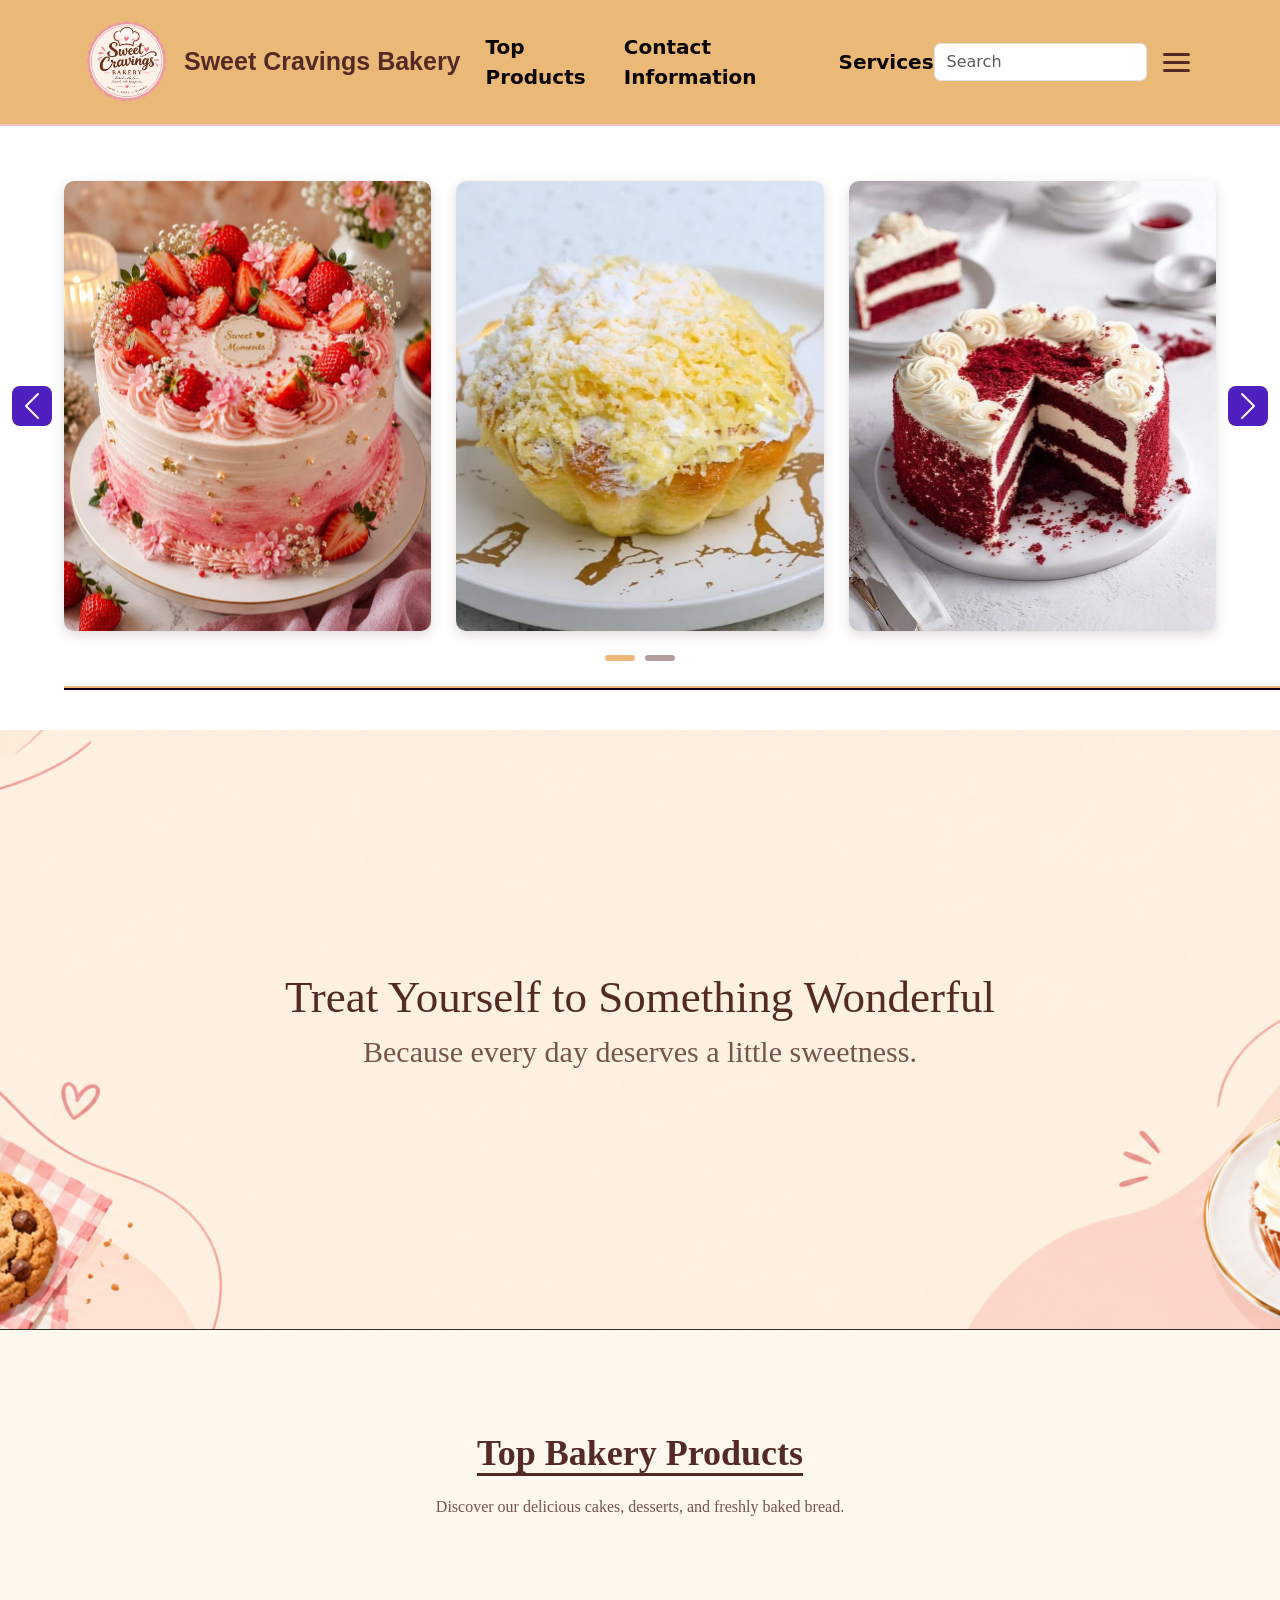
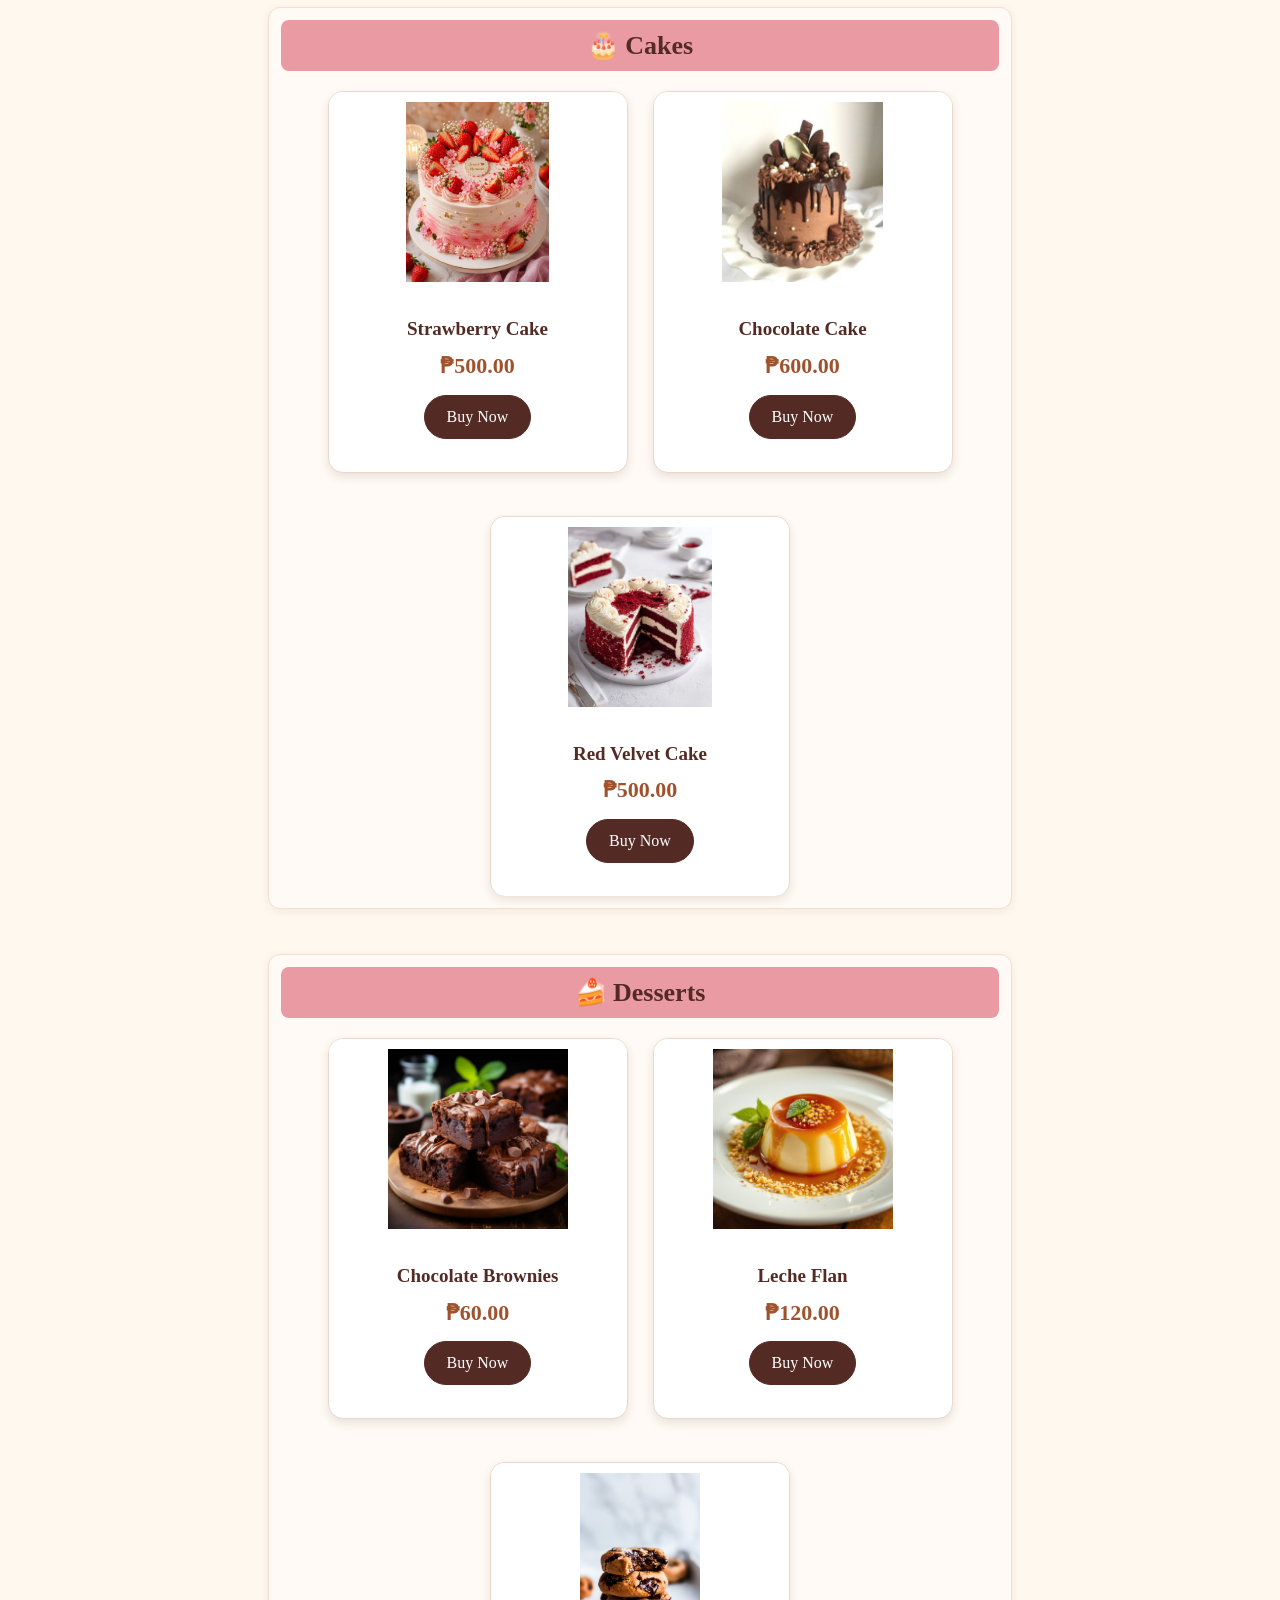
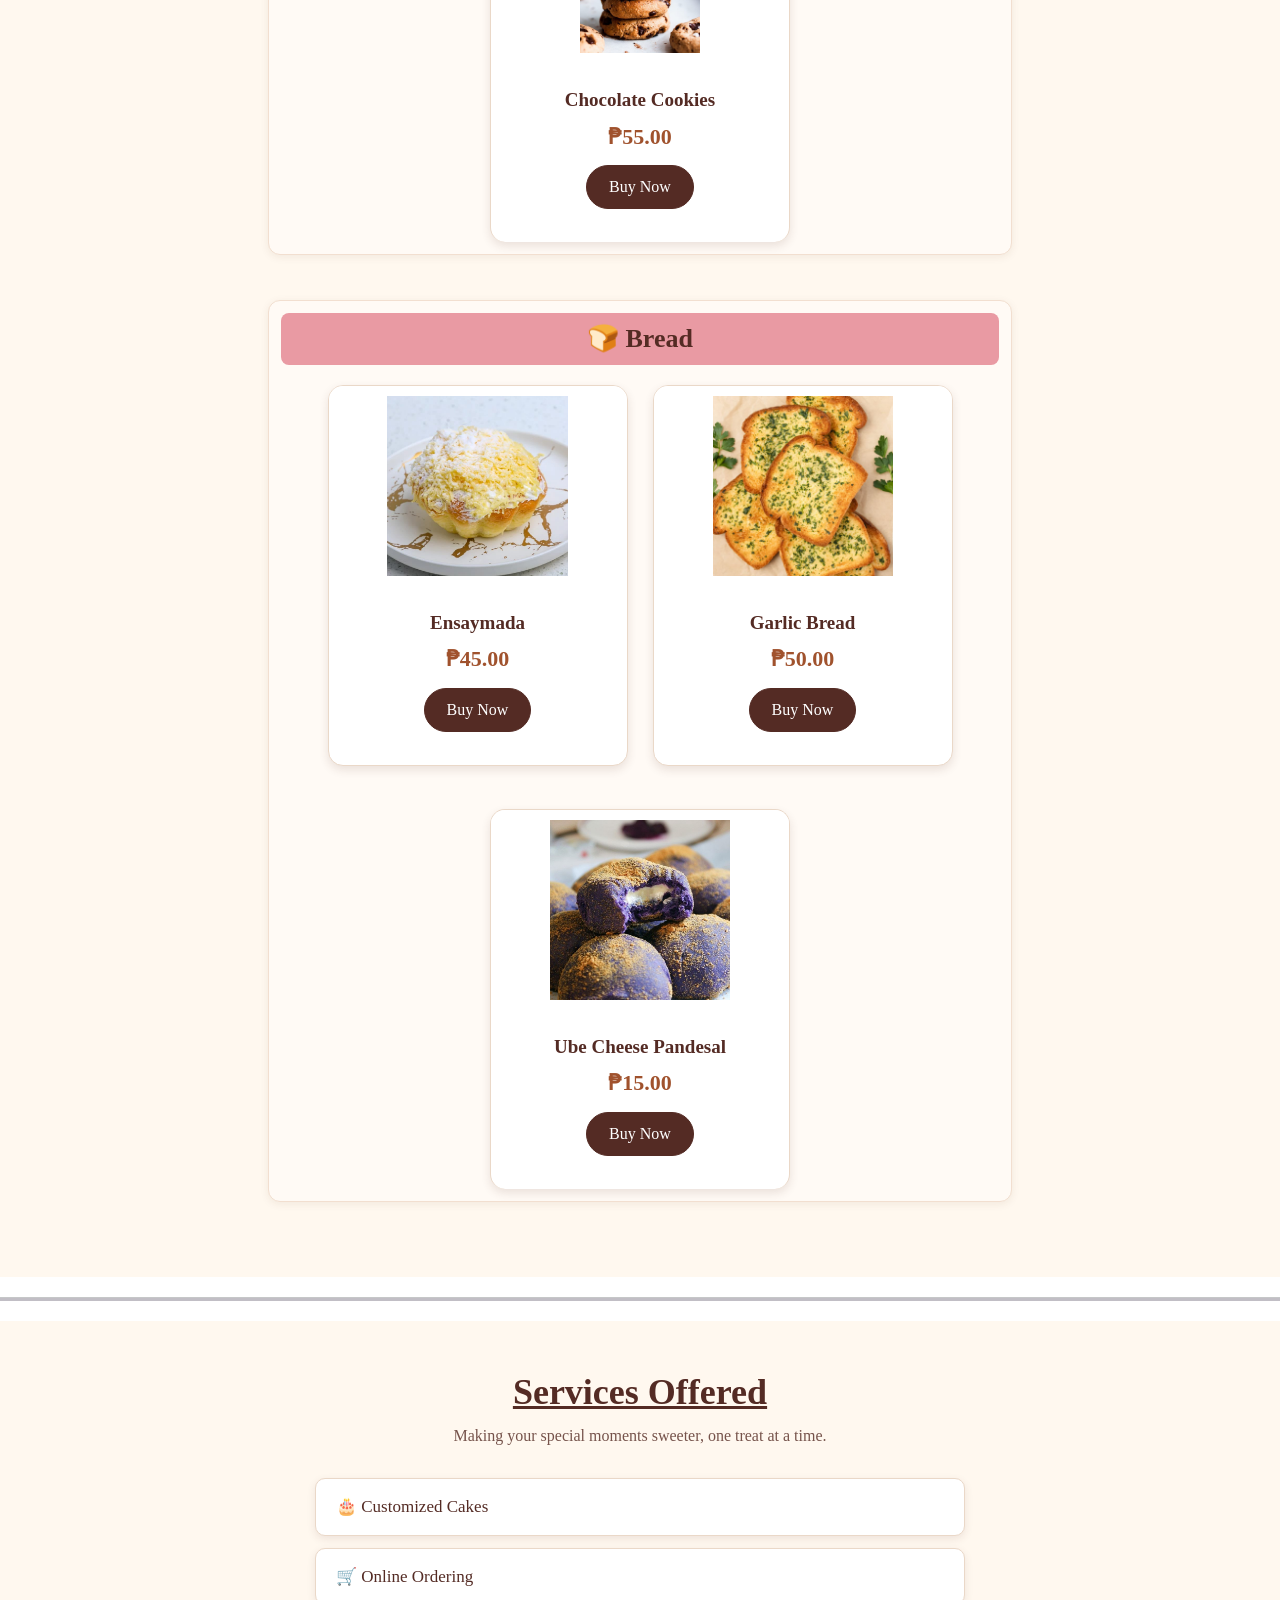
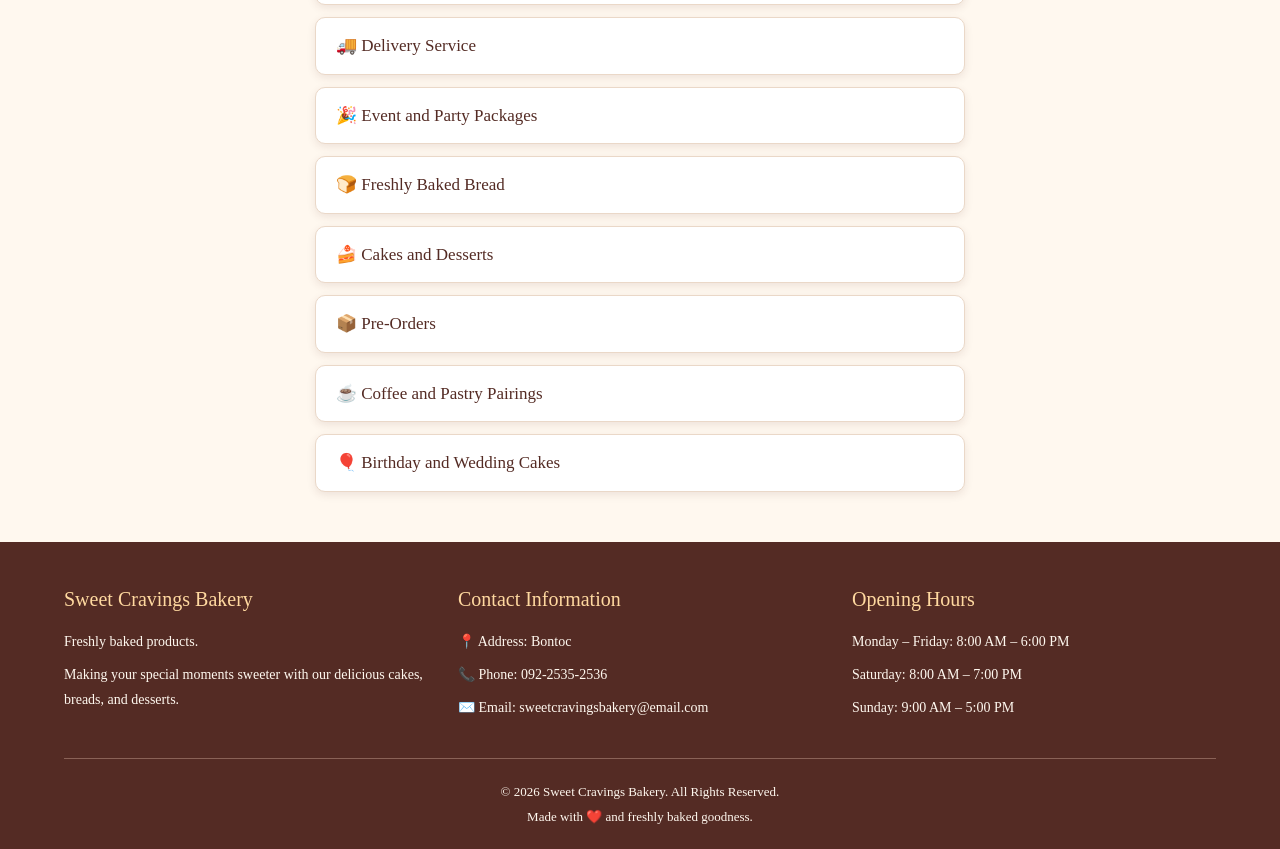
<file: index.html>
<!doctype html>
<html lang="en">
  <head>
    <meta charset="utf-8">
    <meta name="viewport" content="width=device-width, initial-scale=1">
    <title>Ecommerce Website</title>
    <link href="https://cdn.jsdelivr.net/npm/bootstrap@5.3.0-alpha3/dist/css/bootstrap.min.css" rel="stylesheet" integrity="sha384-KK94CHFLLe+nY2dmCWGMq91rCGa5gtU4mk92HdvYe+M/SXH301p5ILy+dN9+nJOZ" crossorigin="anonymous">
    <link rel="stylesheet" href="css/css.css">
  </head>
  <body>
    <main>

<!-- START OF NAVIGATION -->
<section id="home">
    <nav class="navbar navbar-expand-lg bakery-navbar">
        <div class="container">

            <a class="navbar-brand bakery-brand" href="index.html">
                <img src="images/Sweet Cravings Bakery LOGO.png"
                     alt="Sweet Cravings Bakery Logo">
                <span>Sweet Cravings Bakery</span>
            </a>

            <a href="#TopProducts">Top Products</a>
            <a href="#contactinfo">Contact Information</a>
            <a href="#services">Services</a>

            <form class="d-flex" role="search">
                <input class="form-control me-2" type="search"
                       placeholder="Search" aria-label="Search">
            </form>

            <!-- INSERT THE HAMBURGER MENU HERE -->
            <div class="extra-menu">
                <input type="checkbox" id="extra-menu-toggle">

                <label for="extra-menu-toggle" class="extra-menu-icon"
                       aria-label="Open additional pages menu">
                    <span></span>
                    <span></span>
                    <span></span>
                </label>

                <div class="extra-menu-links">
                    <a href="product.html">Our Offered Products</a>
                    <a href="contact.html">Contact Us</a>
                    
                </div>
            </div>

        </div>
    </nav>
</section>
<!-- END OF NAVIGATION -->

<!-- START OF CAROUSEL -->
<section class="bakery-carousel-section">

    <div id="cakeCarousel" class="carousel slide">

        <!-- Slide Indicators -->
        <div class="carousel-indicators">
            <button type="button"
                    data-bs-target="#cakeCarousel"
                    data-bs-slide-to="0"
                    class="active"
                    aria-current="true"
                    aria-label="Slide 1">
            </button>

            <button type="button"
                    data-bs-target="#cakeCarousel"
                    data-bs-slide-to="1"
                    aria-label="Slide 2">
            </button>
        </div>

        <!-- Carousel Slides -->
        <div class="carousel-inner">

            <div class="carousel-item active">
                <div class="cake-gallery">

                    <img src="images/strawberry  cake.jpg"
                         alt="Strawberry Cake">

                    <img src="images/Ensaymada.jpg"
                         alt="Ensaymada">

                    <img src="images/Red Velvet  Cake.jpg"
                         alt="Red Velvet Cake">

                </div>
            </div>

            <div class="carousel-item">
                <div class="cake-gallery">

                    <img src="images/10.jpg"
                         alt="Cake 4">

                    <img src="images/11.jpg"
                         alt="Cake 5">

                    <img src="images/12.jpg"
                         alt="Cake 6">
                </div>
            </div>
        </div>

        <button class="carousel-control-prev"
                type="button"
                data-bs-target="#cakeCarousel"
                data-bs-slide="prev">

            <span class="carousel-control-prev-icon"
                  aria-hidden="true"></span>

            <span class="visually-hidden">Previous</span>
        </button>

        <button class="carousel-control-next"
                type="button"
                data-bs-target="#cakeCarousel"
                data-bs-slide="next">

            <span class="carousel-control-next-icon"
                  aria-hidden="true"></span>

            <span class="visually-hidden">Next</span>
        </button>

    </div>

    <hr>

</section>
<!-- END OF CAROUSEL -->

        <!-- BACKGROUND images -->
        <section class="background">
            <div class="hero-content">

                <div class="bakery-message">
                    <h1>Treat Yourself to Something Wonderful</h1>
                    <p>Because every day deserves a little sweetness.</p>
                </div>
           
            </div>
        </section>


<!-- START OF TOP BAKERY -->
        <section class="product" id="TopProducts">
        <div class="container py-5">
            <div class="row justify-content-center py-4">
                <div class="col-lg-5 text-center">
                    <h1>Top Bakery Products</h1>
                    <p>Discover our delicious cakes, desserts, and freshly baked bread.</p>
                </div>
            </div>
        </div>

            <div class="product-column">
                <h3 class="category-title">🎂 Cakes</h3>

                <div class="card-container">
                    <div class="card">
                        <img src="images/strawberry  cake.jpg" alt="Strawberry Cake">
                        <div class="card-body">
                            <h5 class="card-title">Strawberry Cake</h5>
                            <h3>₱500.00</h3>
                            <a href="#" class="btn btn-primary">Buy Now</a>
                        </div>
                    </div>

                    <div class="card">
                        <img src="images/chocolate cake.jpg" alt="Chocolate Cake">
                        <div class="card-body">
                            <h5 class="card-title">Chocolate Cake</h5>
                            <h3>₱600.00</h3>
                            <a href="#" class="btn btn-primary">Buy Now</a>
                        </div>
                    </div>

                    <div class="card">
                        <img src="images/Red Velvet  Cake.jpg" alt="Red Velvet Cake">
                        <div class="card-body">
                            <h5 class="card-title">Red Velvet Cake</h5>
                            <h3>₱500.00</h3>
                            <a href="#" class="btn btn-primary">Buy Now</a>
                        </div>
                    </div>
                </div>
            </div>

            <div class="product-column">
                <h3 class="category-title">🍰 Desserts</h3>

                <div class="card-container">
                    <div class="card">
                        <img src="images/Chocolate brownies.jpg" alt="Chocolate Brownies">
                        <div class="card-body">
                            <h5 class="card-title">Chocolate Brownies</h5>
                            <h3>₱60.00</h3>
                            <a href="#" class="btn btn-primary">Buy Now</a>
                        </div>
                    </div>

                    <div class="card">
                        <img src="images/leche flan.jpg" alt="Leche Flan">
                        <div class="card-body">
                            <h5 class="card-title">Leche Flan</h5>
                            <h3>₱120.00</h3>
                            <a href="#" class="btn btn-primary">Buy Now</a>
                        </div>
                    </div>

                    <div class="card">
                        <img src="images/Chocolate Chip Cookies.jpg" alt="Chocolate Chip Cookies">
                        <div class="card-body">
                            <h5 class="card-title">Chocolate Cookies</h5>
                            <h3>₱55.00</h3>
                            <a href="#" class="btn btn-primary">Buy Now</a>
                        </div>
                    </div>
                </div>
            </div>

            <div class="product-column">
                <h3 class="category-title">🍞 Bread</h3>

                <div class="card-container">
                    <div class="card">
                        <img src="images/Ensaymada.jpg" alt="Ensaymada">
                        <div class="card-body">
                            <h5 class="card-title">Ensaymada</h5>
                            <h3>₱45.00</h3>
                            <a href="#" class="btn btn-primary">Buy Now</a>
                        </div>
                    </div>

                    <div class="card">
                        <img src="images/Garlic Bread.jpg" alt="Garlic Bread">
                        <div class="card-body">
                            <h5 class="card-title">Garlic Bread</h5>
                            <h3>₱50.00</h3>
                            <a href="#" class="btn btn-primary">Buy Now</a>
                        </div>
                    </div>

                    <div class="card">
                        <img src="images/ube cheese pandesal.jpg" alt="Ube Cheese Pandesal">
                        <div class="card-body">
                            <h5 class="card-title">Ube Cheese Pandesal</h5>
                            <h3>₱15.00</h3>
                            <a href="#" class="btn btn-primary">Buy Now</a>
                        </div>
                    </div>
                </div>
            </div>
        </section>
<!-- END OF TOP BAKERY -->
                <hr>
        
<!-- START OF SERVICES -->
        <section class="services" id="services">
            <h1>Services Offered</h1>
            <p class="services-subtitle">
                Making your special moments sweeter, one treat at a time.
            </p>

            <ul class="services-list">
                <li>🎂 Customized Cakes</li>
                <li>🛒 Online Ordering</li>
                <li>🚚 Delivery Service</li>
                <li>🎉 Event and Party Packages</li>
                <li>🍞 Freshly Baked Bread</li>
                <li>🍰 Cakes and Desserts</li>
                <li>📦 Pre-Orders</li>
                <li>☕ Coffee and Pastry Pairings</li>
                <li>🎈 Birthday and Wedding Cakes</li>
            </ul>
        </section>
<!-- END OF SERVICES -->


<!-- START OF FOOTER -->
        <section id="contactinfo">
        <footer class="bakery-footer" id="contact">
            <div class="footer-container">

                <!-- ABOUT -->
                <div class="footer-column">
                    <h3>Sweet Cravings Bakery</h3>
                   
                    <p>Freshly baked products.</p>
                    <p>Making your special moments sweeter with our delicious cakes, breads, and desserts.</p>
                    
                </div>

                <!-- CONTACT INFORMATION -->
                <div class="footer-column">
                    <h3>Contact Information</h3>
                    <p>📍 Address: Bontoc</p>
                    <p>📞 Phone: 092-2535-2536</p>
                    <p>✉️ Email: sweetcravingsbakery@email.com</p>
                </div>

                <!-- OPENING HOURS -->
                <div class="footer-column">
                    <h3>Opening Hours</h3>
                    <p>Monday – Friday: 8:00 AM – 6:00 PM</p>
                    <p>Saturday: 8:00 AM – 7:00 PM</p>
                    <p>Sunday: 9:00 AM – 5:00 PM</p>
                </div>

            </div>

            <div class="footer-bottom">
                <p>
                    &copy; 2026 Sweet Cravings Bakery.
                    All Rights Reserved.
                </p>
                <p>Made with ❤️ and freshly baked goodness.</p>
            </div>
        </footer>
        </section>
<!-- END OF FOOTER -->


        </section>
    </main>
    
    <script src="https://cdn.jsdelivr.net/npm/bootstrap@5.3.0-alpha3/dist/js/bootstrap.bundle.min.js" integrity="sha384-ENjdO4Dr2bkBIFxQpeoTz1HIcje39Wm4jDKdf19U8gI4ddQ3GYNS7NTKfAdVQSZe" crossorigin="anonymous"></script>
  </body>
</html>
</file>
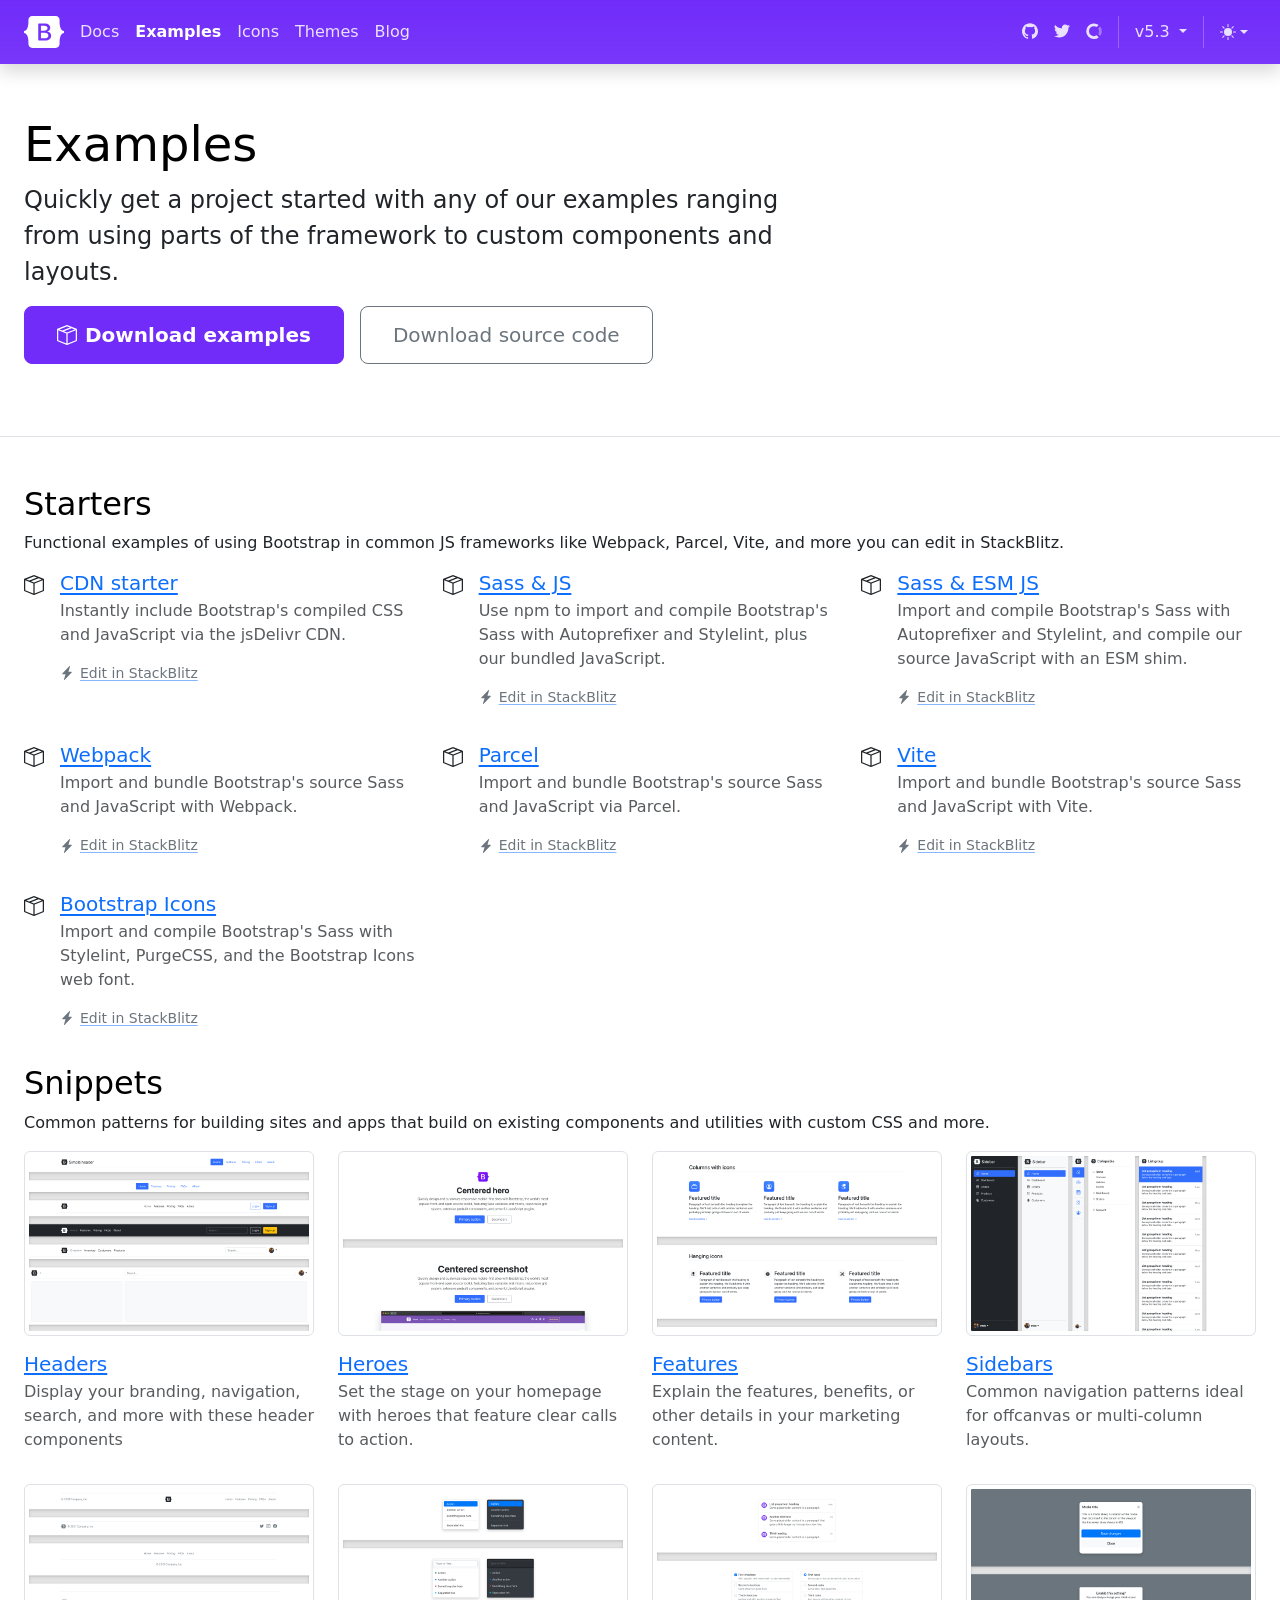
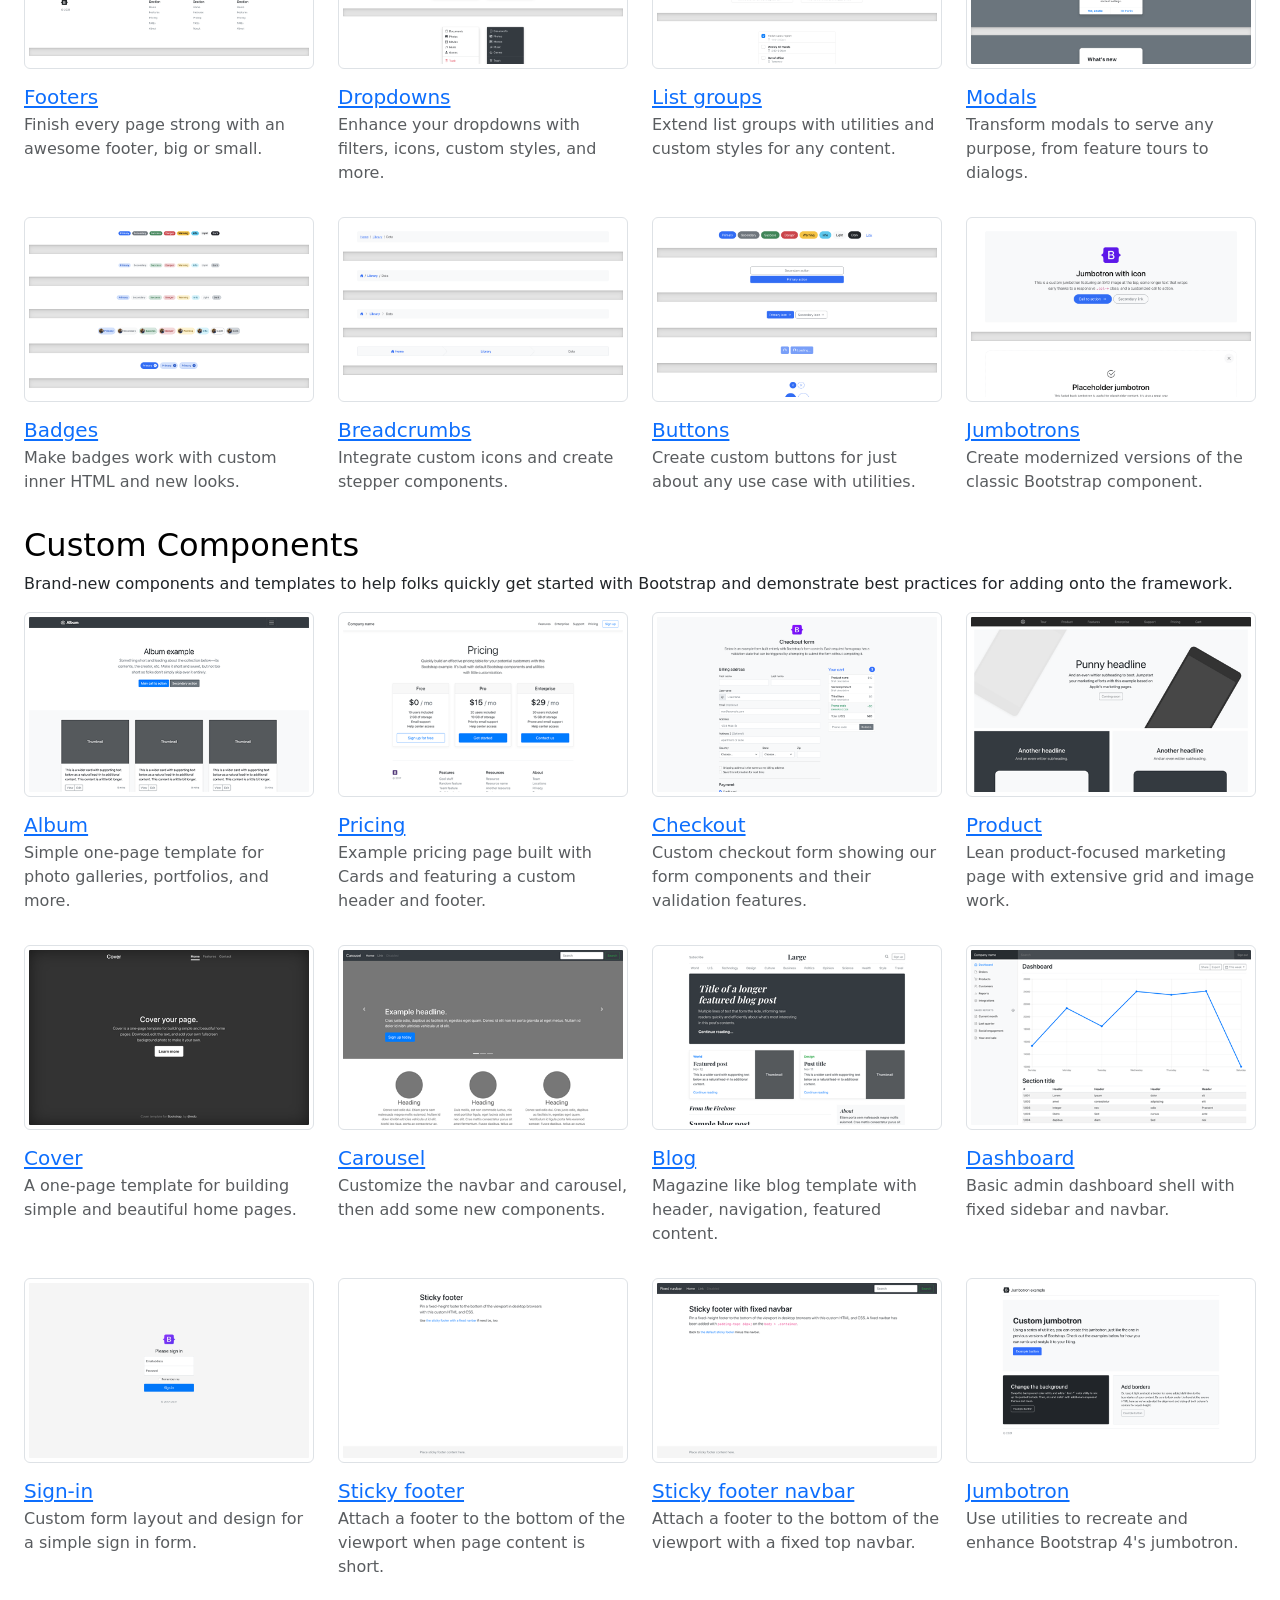
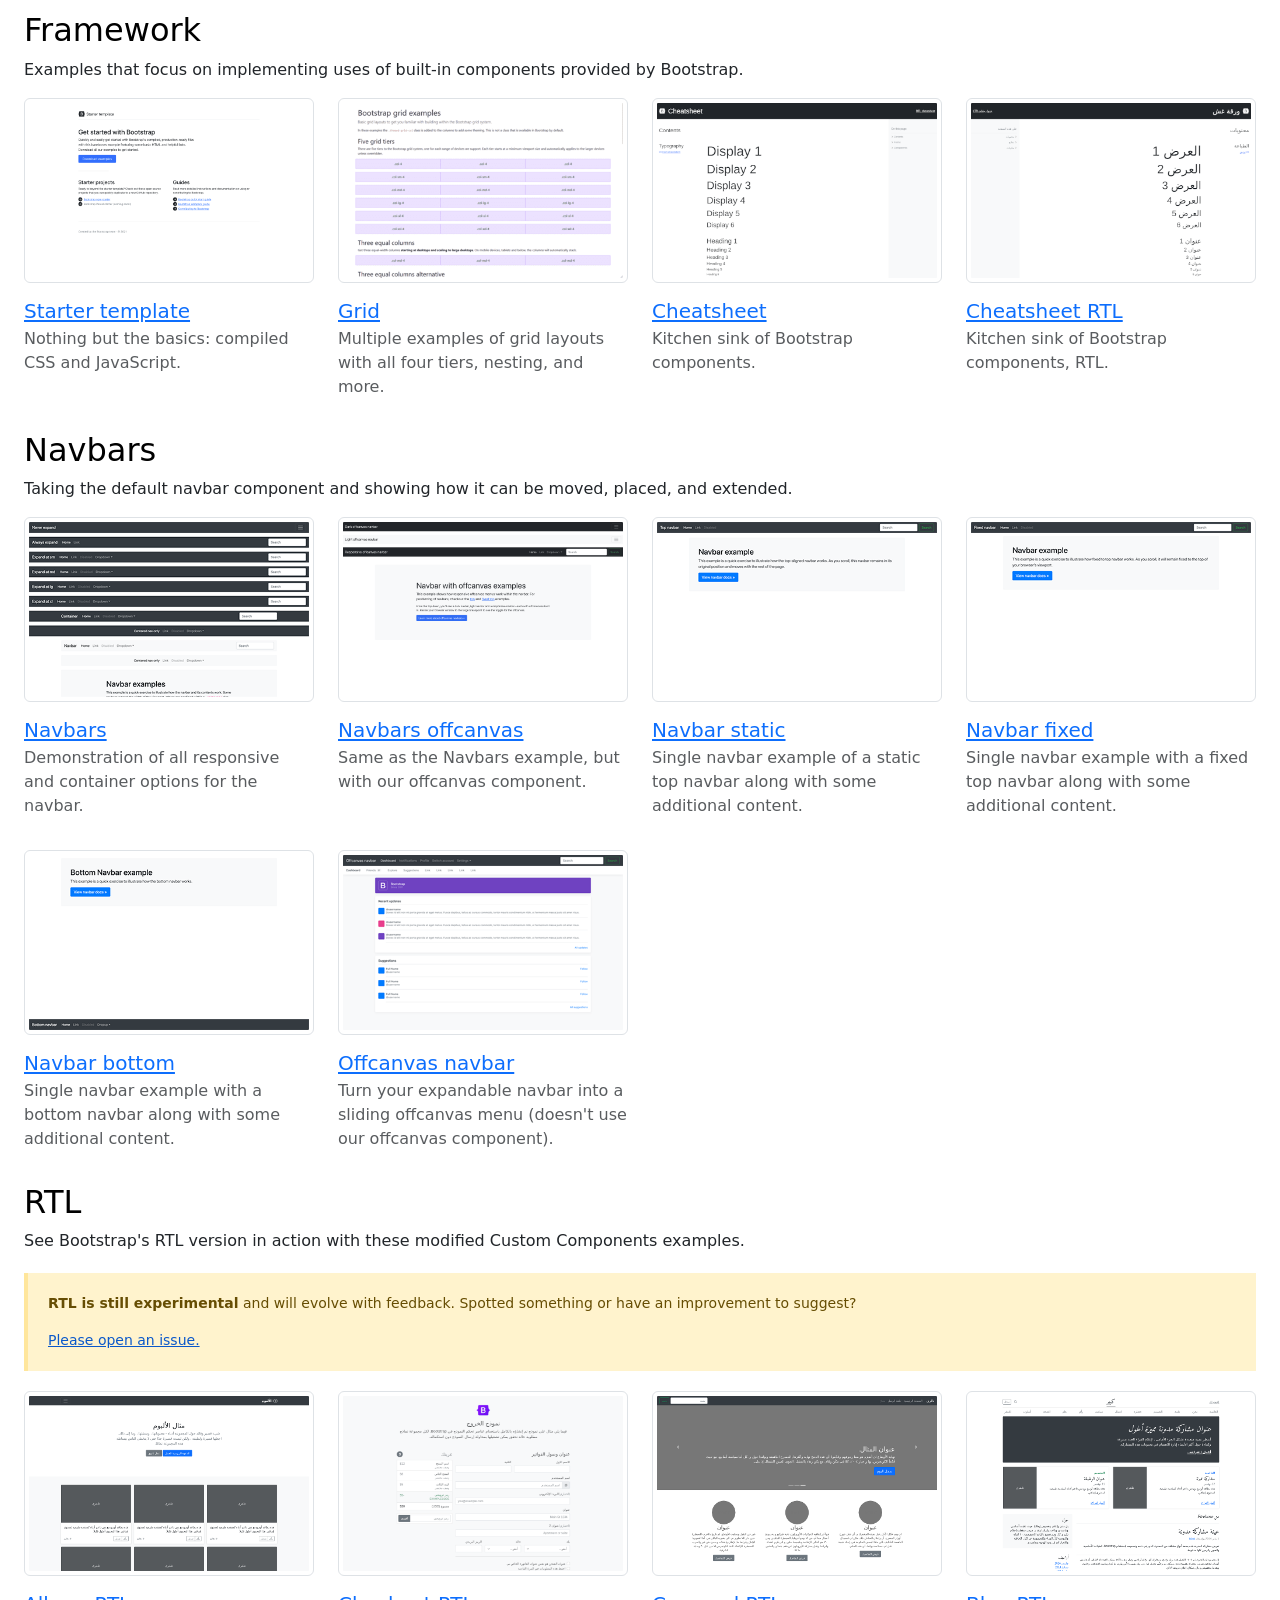
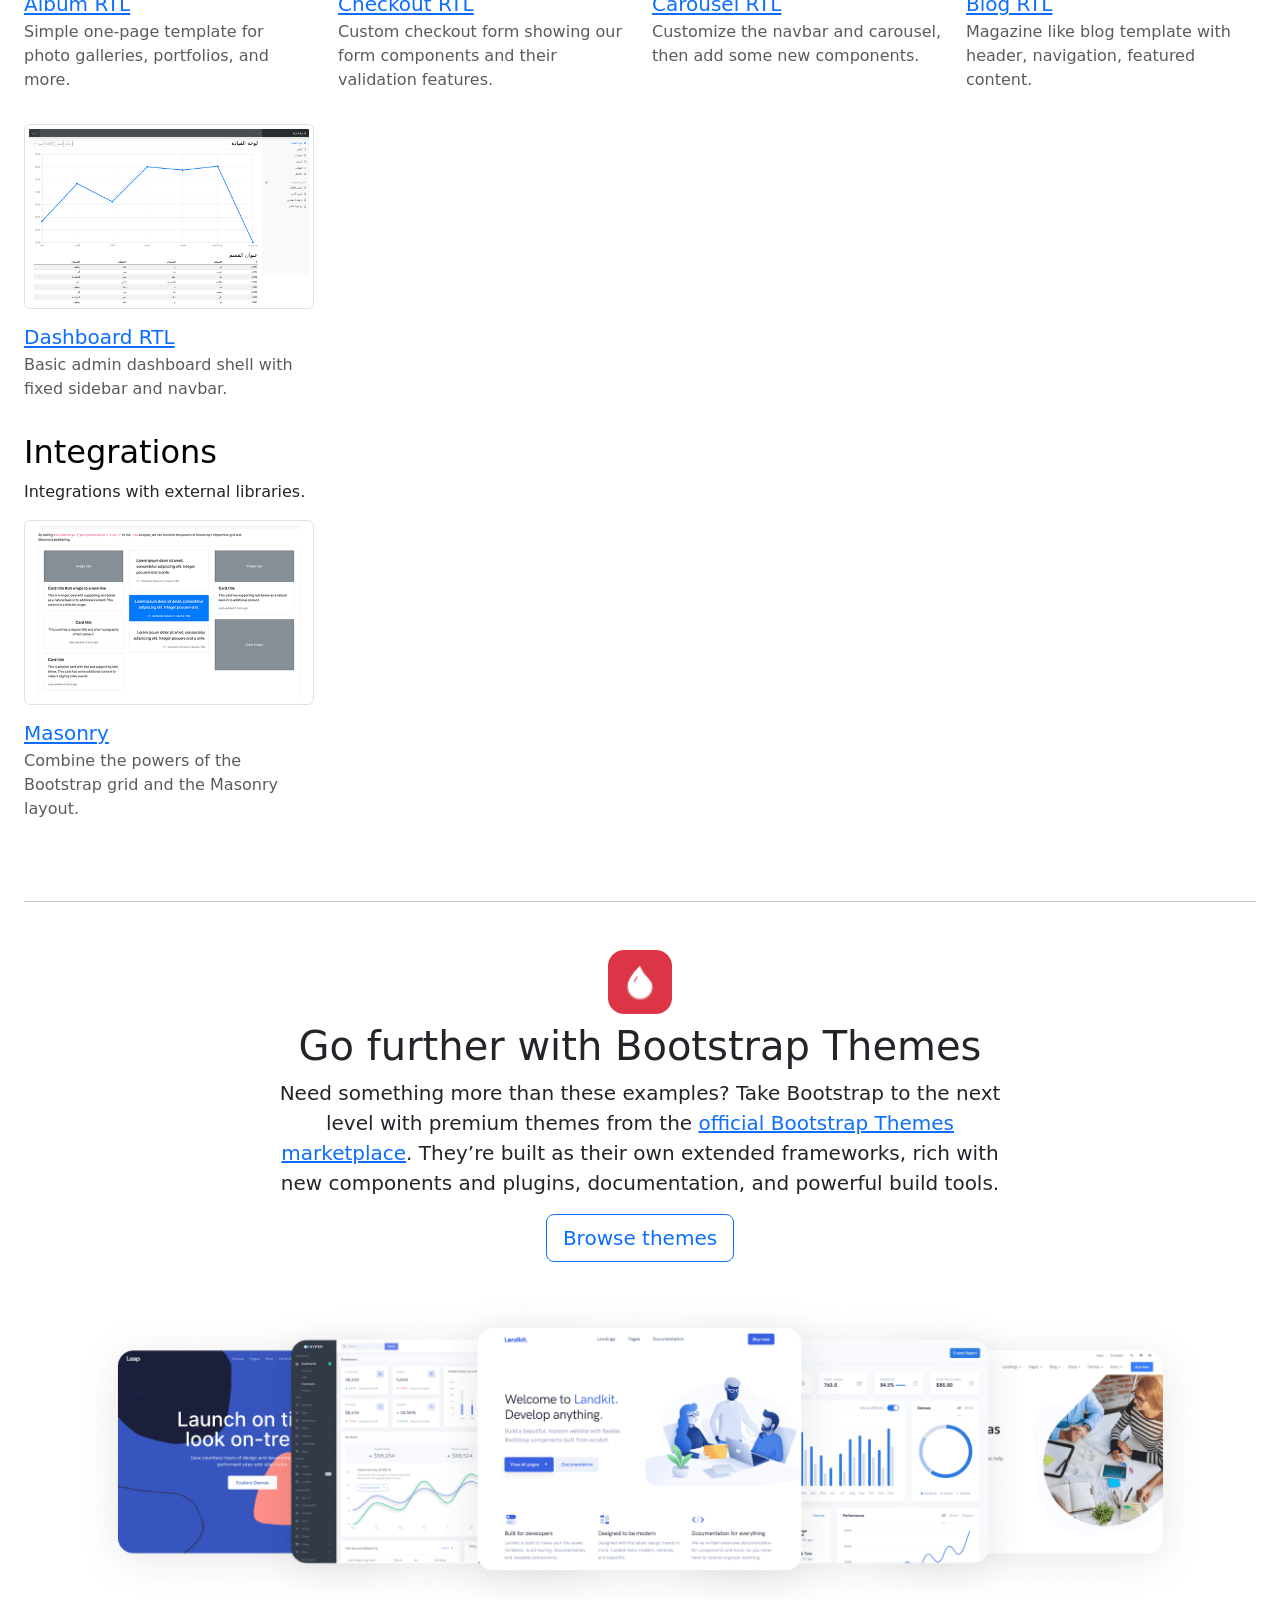
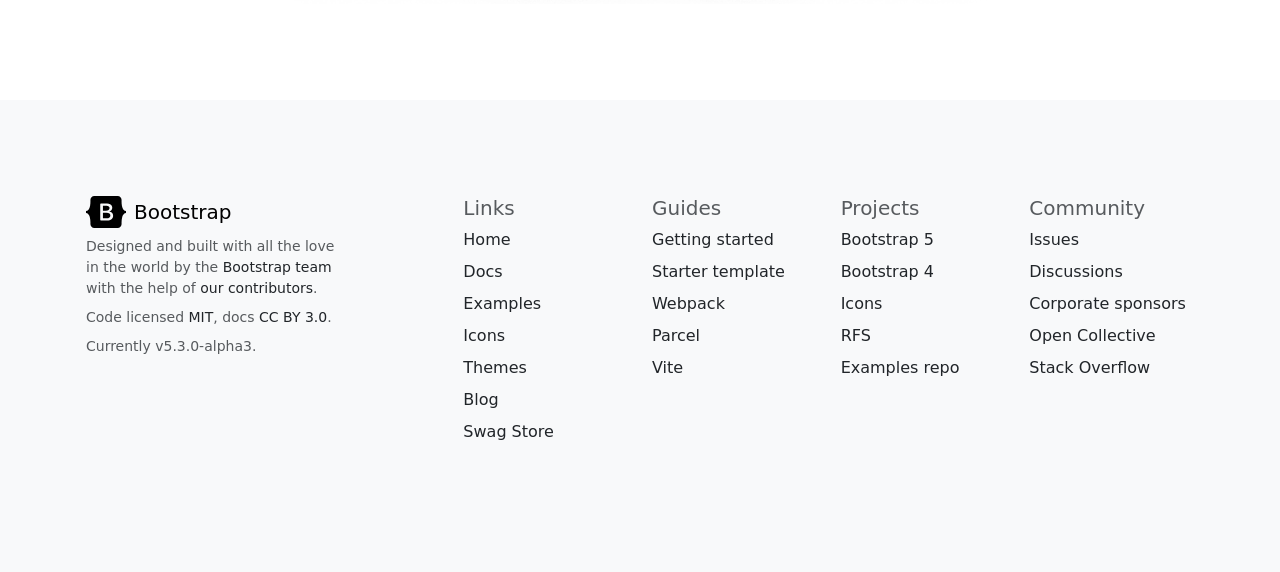
<file: bootstrap-offline-docs-5.3/examples/index.html>
<!DOCTYPE html>
<html lang="en" data-bs-theme="auto">
  <!-- Mirrored from getbootstrap.com/docs/5.3/examples/ by HTTrack Website Copier/3.x [XR&CO'2014], Mon, 15 May 2023 13:31:13 GMT -->
  <!-- Added by HTTrack --><meta
    http-equiv="content-type"
    content="text/html;charset=utf-8"
  /><!-- /Added by HTTrack -->
  <head>
    <meta charset="utf-8" />
    <meta name="viewport" content="width=device-width, initial-scale=1" />
    <meta
      name="description"
      content="Quickly get a project started with any of our examples ranging from using parts of the framework to custom components and layouts."
    />
    <meta
      name="author"
      content="Mark Otto, Jacob Thornton, and Bootstrap contributors"
    />
    <meta name="generator" content="Hugo 0.111.3" />

    <meta name="docsearch:language" content="en" />
    <meta name="docsearch:version" content="5.3" />

    <title>Examples · Bootstrap v5.3</title>

    <link rel="canonical" href="index.html" />

    <script src="../assets/js/color-modes.js"></script>

    <link href="../dist/css/bootstrap.min.css" rel="stylesheet" />
    <link href="../assets/css/docs.css" rel="stylesheet" />

    <!-- Favicons -->
    <link
      rel="apple-touch-icon"
      href="../assets/img/favicons/apple-touch-icon.png"
      sizes="180x180"
    />
    <link
      rel="icon"
      href="../assets/img/favicons/favicon-32x32.png"
      sizes="32x32"
      type="image/png"
    />
    <link
      rel="icon"
      href="../assets/img/favicons/favicon-16x16.png"
      sizes="16x16"
      type="image/png"
    />
    <link rel="manifest" href="../assets/img/favicons/manifest.json" />
    <link
      rel="mask-icon"
      href="../assets/img/favicons/safari-pinned-tab.svg"
      color="#712cf9"
    />
    <link rel="icon" href="../assets/img/favicons/favicon.ico" />
    <meta name="theme-color" content="#712cf9" />

    <meta name="twitter:card" content="summary_large_image" />
    <meta name="twitter:site" content="@getbootstrap" />
    <meta name="twitter:creator" content="@getbootstrap" />
    <meta name="twitter:title" content="Examples" />
    <meta
      name="twitter:description"
      content="Quickly get a project started with any of our examples ranging from using parts of the framework to custom components and layouts."
    />
    <meta
      name="twitter:image"
      content="https://getbootstrap.com/docs/5.3/assets/brand/bootstrap-social.png"
    />

    <meta
      property="og:url"
      content="https://getbootstrap.com/docs/5.3/examples/"
    />
    <meta property="og:title" content="Examples" />
    <meta
      property="og:description"
      content="Quickly get a project started with any of our examples ranging from using parts of the framework to custom components and layouts."
    />
    <meta property="og:type" content="website" />
    <meta
      property="og:image"
      content="https://getbootstrap.com/docs/5.3/assets/brand/bootstrap-social.png"
    />
    <meta property="og:image:type" content="image/png" />
    <meta property="og:image:width" content="2000" />
    <meta property="og:image:height" content="1000" />
  </head>
  <body>
    <div class="skippy visually-hidden-focusable overflow-hidden">
      <div class="container-xl">
        <a class="d-inline-flex p-2 m-1" href="#content"
          >Skip to main content</a
        >
      </div>
    </div>

    <svg xmlns="http://www.w3.org/2000/svg" style="display: none">
      <symbol id="arrow-right" viewBox="0 0 16 16">
        <path
          fill-rule="evenodd"
          d="M1 8a.5.5 0 0 1 .5-.5h11.793l-3.147-3.146a.5.5 0 0 1 .708-.708l4 4a.5.5 0 0 1 0 .708l-4 4a.5.5 0 0 1-.708-.708L13.293 8.5H1.5A.5.5 0 0 1 1 8z"
        />
      </symbol>
      <symbol id="book-half" viewBox="0 0 16 16">
        <path
          d="M8.5 2.687c.654-.689 1.782-.886 3.112-.752 1.234.124 2.503.523 3.388.893v9.923c-.918-.35-2.107-.692-3.287-.81-1.094-.111-2.278-.039-3.213.492V2.687zM8 1.783C7.015.936 5.587.81 4.287.94c-1.514.153-3.042.672-3.994 1.105A.5.5 0 0 0 0 2.5v11a.5.5 0 0 0 .707.455c.882-.4 2.303-.881 3.68-1.02 1.409-.142 2.59.087 3.223.877a.5.5 0 0 0 .78 0c.633-.79 1.814-1.019 3.222-.877 1.378.139 2.8.62 3.681 1.02A.5.5 0 0 0 16 13.5v-11a.5.5 0 0 0-.293-.455c-.952-.433-2.48-.952-3.994-1.105C10.413.809 8.985.936 8 1.783z"
        />
      </symbol>
      <symbol id="box-seam" viewBox="0 0 16 16">
        <path
          d="M8.186 1.113a.5.5 0 0 0-.372 0L1.846 3.5l2.404.961L10.404 2l-2.218-.887zm3.564 1.426L5.596 5 8 5.961 14.154 3.5l-2.404-.961zm3.25 1.7-6.5 2.6v7.922l6.5-2.6V4.24zM7.5 14.762V6.838L1 4.239v7.923l6.5 2.6zM7.443.184a1.5 1.5 0 0 1 1.114 0l7.129 2.852A.5.5 0 0 1 16 3.5v8.662a1 1 0 0 1-.629.928l-7.185 2.874a.5.5 0 0 1-.372 0L.63 13.09a1 1 0 0 1-.63-.928V3.5a.5.5 0 0 1 .314-.464L7.443.184z"
        />
      </symbol>
      <symbol id="braces" viewBox="0 0 16 16">
        <path
          d="M2.114 8.063V7.9c1.005-.102 1.497-.615 1.497-1.6V4.503c0-1.094.39-1.538 1.354-1.538h.273V2h-.376C3.25 2 2.49 2.759 2.49 4.352v1.524c0 1.094-.376 1.456-1.49 1.456v1.299c1.114 0 1.49.362 1.49 1.456v1.524c0 1.593.759 2.352 2.372 2.352h.376v-.964h-.273c-.964 0-1.354-.444-1.354-1.538V9.663c0-.984-.492-1.497-1.497-1.6zM13.886 7.9v.163c-1.005.103-1.497.616-1.497 1.6v1.798c0 1.094-.39 1.538-1.354 1.538h-.273v.964h.376c1.613 0 2.372-.759 2.372-2.352v-1.524c0-1.094.376-1.456 1.49-1.456V7.332c-1.114 0-1.49-.362-1.49-1.456V4.352C13.51 2.759 12.75 2 11.138 2h-.376v.964h.273c.964 0 1.354.444 1.354 1.538V6.3c0 .984.492 1.497 1.497 1.6z"
        />
      </symbol>
      <symbol id="braces-asterisk" viewBox="0 0 16 16">
        <path
          fill-rule="evenodd"
          d="M1.114 8.063V7.9c1.005-.102 1.497-.615 1.497-1.6V4.503c0-1.094.39-1.538 1.354-1.538h.273V2h-.376C2.25 2 1.49 2.759 1.49 4.352v1.524c0 1.094-.376 1.456-1.49 1.456v1.299c1.114 0 1.49.362 1.49 1.456v1.524c0 1.593.759 2.352 2.372 2.352h.376v-.964h-.273c-.964 0-1.354-.444-1.354-1.538V9.663c0-.984-.492-1.497-1.497-1.6ZM14.886 7.9v.164c-1.005.103-1.497.616-1.497 1.6v1.798c0 1.094-.39 1.538-1.354 1.538h-.273v.964h.376c1.613 0 2.372-.759 2.372-2.352v-1.524c0-1.094.376-1.456 1.49-1.456v-1.3c-1.114 0-1.49-.362-1.49-1.456V4.352C14.51 2.759 13.75 2 12.138 2h-.376v.964h.273c.964 0 1.354.444 1.354 1.538V6.3c0 .984.492 1.497 1.497 1.6ZM7.5 11.5V9.207l-1.621 1.621-.707-.707L6.792 8.5H4.5v-1h2.293L5.172 5.879l.707-.707L7.5 6.792V4.5h1v2.293l1.621-1.621.707.707L9.208 7.5H11.5v1H9.207l1.621 1.621-.707.707L8.5 9.208V11.5h-1Z"
        />
      </symbol>
      <symbol id="check2" viewBox="0 0 16 16">
        <path
          d="M13.854 3.646a.5.5 0 0 1 0 .708l-7 7a.5.5 0 0 1-.708 0l-3.5-3.5a.5.5 0 1 1 .708-.708L6.5 10.293l6.646-6.647a.5.5 0 0 1 .708 0z"
        />
      </symbol>
      <symbol id="chevron-expand" viewBox="0 0 16 16">
        <path
          fill-rule="evenodd"
          d="M3.646 9.146a.5.5 0 0 1 .708 0L8 12.793l3.646-3.647a.5.5 0 0 1 .708.708l-4 4a.5.5 0 0 1-.708 0l-4-4a.5.5 0 0 1 0-.708zm0-2.292a.5.5 0 0 0 .708 0L8 3.207l3.646 3.647a.5.5 0 0 0 .708-.708l-4-4a.5.5 0 0 0-.708 0l-4 4a.5.5 0 0 0 0 .708z"
        />
      </symbol>
      <symbol id="circle-half" viewBox="0 0 16 16">
        <path d="M8 15A7 7 0 1 0 8 1v14zm0 1A8 8 0 1 1 8 0a8 8 0 0 1 0 16z" />
      </symbol>
      <symbol id="clipboard" viewBox="0 0 16 16">
        <path
          d="M4 1.5H3a2 2 0 0 0-2 2V14a2 2 0 0 0 2 2h10a2 2 0 0 0 2-2V3.5a2 2 0 0 0-2-2h-1v1h1a1 1 0 0 1 1 1V14a1 1 0 0 1-1 1H3a1 1 0 0 1-1-1V3.5a1 1 0 0 1 1-1h1v-1z"
        />
        <path
          d="M9.5 1a.5.5 0 0 1 .5.5v1a.5.5 0 0 1-.5.5h-3a.5.5 0 0 1-.5-.5v-1a.5.5 0 0 1 .5-.5h3zm-3-1A1.5 1.5 0 0 0 5 1.5v1A1.5 1.5 0 0 0 6.5 4h3A1.5 1.5 0 0 0 11 2.5v-1A1.5 1.5 0 0 0 9.5 0h-3z"
        />
      </symbol>
      <symbol id="code" viewBox="0 0 16 16">
        <path
          d="M5.854 4.854a.5.5 0 1 0-.708-.708l-3.5 3.5a.5.5 0 0 0 0 .708l3.5 3.5a.5.5 0 0 0 .708-.708L2.707 8l3.147-3.146zm4.292 0a.5.5 0 0 1 .708-.708l3.5 3.5a.5.5 0 0 1 0 .708l-3.5 3.5a.5.5 0 0 1-.708-.708L13.293 8l-3.147-3.146z"
        />
      </symbol>
      <symbol id="file-earmark-richtext" viewBox="0 0 16 16">
        <path
          d="M14 4.5V14a2 2 0 0 1-2 2H4a2 2 0 0 1-2-2V2a2 2 0 0 1 2-2h5.5L14 4.5zm-3 0A1.5 1.5 0 0 1 9.5 3V1H4a1 1 0 0 0-1 1v12a1 1 0 0 0 1 1h8a1 1 0 0 0 1-1V4.5h-2z"
        />
        <path
          d="M4.5 12.5A.5.5 0 0 1 5 12h3a.5.5 0 0 1 0 1H5a.5.5 0 0 1-.5-.5zm0-2A.5.5 0 0 1 5 10h6a.5.5 0 0 1 0 1H5a.5.5 0 0 1-.5-.5zm1.639-3.708 1.33.886 1.854-1.855a.25.25 0 0 1 .289-.047l1.888.974V8.5a.5.5 0 0 1-.5.5H5a.5.5 0 0 1-.5-.5V8s1.54-1.274 1.639-1.208zM6.25 6a.75.75 0 1 0 0-1.5.75.75 0 0 0 0 1.5z"
        />
      </symbol>
      <symbol id="globe2" viewBox="0 0 16 16">
        <path
          d="M0 8a8 8 0 1 1 16 0A8 8 0 0 1 0 8zm7.5-6.923c-.67.204-1.335.82-1.887 1.855-.143.268-.276.56-.395.872.705.157 1.472.257 2.282.287V1.077zM4.249 3.539c.142-.384.304-.744.481-1.078a6.7 6.7 0 0 1 .597-.933A7.01 7.01 0 0 0 3.051 3.05c.362.184.763.349 1.198.49zM3.509 7.5c.036-1.07.188-2.087.436-3.008a9.124 9.124 0 0 1-1.565-.667A6.964 6.964 0 0 0 1.018 7.5h2.49zm1.4-2.741a12.344 12.344 0 0 0-.4 2.741H7.5V5.091c-.91-.03-1.783-.145-2.591-.332zM8.5 5.09V7.5h2.99a12.342 12.342 0 0 0-.399-2.741c-.808.187-1.681.301-2.591.332zM4.51 8.5c.035.987.176 1.914.399 2.741A13.612 13.612 0 0 1 7.5 10.91V8.5H4.51zm3.99 0v2.409c.91.03 1.783.145 2.591.332.223-.827.364-1.754.4-2.741H8.5zm-3.282 3.696c.12.312.252.604.395.872.552 1.035 1.218 1.65 1.887 1.855V11.91c-.81.03-1.577.13-2.282.287zm.11 2.276a6.696 6.696 0 0 1-.598-.933 8.853 8.853 0 0 1-.481-1.079 8.38 8.38 0 0 0-1.198.49 7.01 7.01 0 0 0 2.276 1.522zm-1.383-2.964A13.36 13.36 0 0 1 3.508 8.5h-2.49a6.963 6.963 0 0 0 1.362 3.675c.47-.258.995-.482 1.565-.667zm6.728 2.964a7.009 7.009 0 0 0 2.275-1.521 8.376 8.376 0 0 0-1.197-.49 8.853 8.853 0 0 1-.481 1.078 6.688 6.688 0 0 1-.597.933zM8.5 11.909v3.014c.67-.204 1.335-.82 1.887-1.855.143-.268.276-.56.395-.872A12.63 12.63 0 0 0 8.5 11.91zm3.555-.401c.57.185 1.095.409 1.565.667A6.963 6.963 0 0 0 14.982 8.5h-2.49a13.36 13.36 0 0 1-.437 3.008zM14.982 7.5a6.963 6.963 0 0 0-1.362-3.675c-.47.258-.995.482-1.565.667.248.92.4 1.938.437 3.008h2.49zM11.27 2.461c.177.334.339.694.482 1.078a8.368 8.368 0 0 0 1.196-.49 7.01 7.01 0 0 0-2.275-1.52c.218.283.418.597.597.932zm-.488 1.343a7.765 7.765 0 0 0-.395-.872C9.835 1.897 9.17 1.282 8.5 1.077V4.09c.81-.03 1.577-.13 2.282-.287z"
        />
      </symbol>
      <symbol id="grid-fill" viewBox="0 0 16 16">
        <path
          d="M1 2.5A1.5 1.5 0 0 1 2.5 1h3A1.5 1.5 0 0 1 7 2.5v3A1.5 1.5 0 0 1 5.5 7h-3A1.5 1.5 0 0 1 1 5.5v-3zm8 0A1.5 1.5 0 0 1 10.5 1h3A1.5 1.5 0 0 1 15 2.5v3A1.5 1.5 0 0 1 13.5 7h-3A1.5 1.5 0 0 1 9 5.5v-3zm-8 8A1.5 1.5 0 0 1 2.5 9h3A1.5 1.5 0 0 1 7 10.5v3A1.5 1.5 0 0 1 5.5 15h-3A1.5 1.5 0 0 1 1 13.5v-3zm8 0A1.5 1.5 0 0 1 10.5 9h3a1.5 1.5 0 0 1 1.5 1.5v3a1.5 1.5 0 0 1-1.5 1.5h-3A1.5 1.5 0 0 1 9 13.5v-3z"
        />
      </symbol>
      <symbol id="lightning-charge-fill" viewBox="0 0 16 16">
        <path
          d="M11.251.068a.5.5 0 0 1 .227.58L9.677 6.5H13a.5.5 0 0 1 .364.843l-8 8.5a.5.5 0 0 1-.842-.49L6.323 9.5H3a.5.5 0 0 1-.364-.843l8-8.5a.5.5 0 0 1 .615-.09z"
        />
      </symbol>
      <symbol id="list" viewBox="0 0 16 16">
        <path
          fill-rule="evenodd"
          d="M2.5 12a.5.5 0 0 1 .5-.5h10a.5.5 0 0 1 0 1H3a.5.5 0 0 1-.5-.5zm0-4a.5.5 0 0 1 .5-.5h10a.5.5 0 0 1 0 1H3a.5.5 0 0 1-.5-.5zm0-4a.5.5 0 0 1 .5-.5h10a.5.5 0 0 1 0 1H3a.5.5 0 0 1-.5-.5z"
        />
      </symbol>
      <symbol id="magic" viewBox="0 0 16 16">
        <path
          d="M9.5 2.672a.5.5 0 1 0 1 0V.843a.5.5 0 0 0-1 0v1.829Zm4.5.035A.5.5 0 0 0 13.293 2L12 3.293a.5.5 0 1 0 .707.707L14 2.707ZM7.293 4A.5.5 0 1 0 8 3.293L6.707 2A.5.5 0 0 0 6 2.707L7.293 4Zm-.621 2.5a.5.5 0 1 0 0-1H4.843a.5.5 0 1 0 0 1h1.829Zm8.485 0a.5.5 0 1 0 0-1h-1.829a.5.5 0 0 0 0 1h1.829ZM13.293 10A.5.5 0 1 0 14 9.293L12.707 8a.5.5 0 1 0-.707.707L13.293 10ZM9.5 11.157a.5.5 0 0 0 1 0V9.328a.5.5 0 0 0-1 0v1.829Zm1.854-5.097a.5.5 0 0 0 0-.706l-.708-.708a.5.5 0 0 0-.707 0L8.646 5.94a.5.5 0 0 0 0 .707l.708.708a.5.5 0 0 0 .707 0l1.293-1.293Zm-3 3a.5.5 0 0 0 0-.706l-.708-.708a.5.5 0 0 0-.707 0L.646 13.94a.5.5 0 0 0 0 .707l.708.708a.5.5 0 0 0 .707 0L8.354 9.06Z"
        />
      </symbol>
      <symbol id="menu-button-wide-fill" viewBox="0 0 16 16">
        <path
          d="M1.5 0A1.5 1.5 0 0 0 0 1.5v2A1.5 1.5 0 0 0 1.5 5h13A1.5 1.5 0 0 0 16 3.5v-2A1.5 1.5 0 0 0 14.5 0h-13zm1 2h3a.5.5 0 0 1 0 1h-3a.5.5 0 0 1 0-1zm9.927.427A.25.25 0 0 1 12.604 2h.792a.25.25 0 0 1 .177.427l-.396.396a.25.25 0 0 1-.354 0l-.396-.396zM0 8a2 2 0 0 1 2-2h12a2 2 0 0 1 2 2v5a2 2 0 0 1-2 2H2a2 2 0 0 1-2-2V8zm1 3v2a1 1 0 0 0 1 1h12a1 1 0 0 0 1-1v-2H1zm14-1V8a1 1 0 0 0-1-1H2a1 1 0 0 0-1 1v2h14zM2 8.5a.5.5 0 0 1 .5-.5h9a.5.5 0 0 1 0 1h-9a.5.5 0 0 1-.5-.5zm0 4a.5.5 0 0 1 .5-.5h6a.5.5 0 0 1 0 1h-6a.5.5 0 0 1-.5-.5z"
        />
      </symbol>
      <symbol id="moon-stars-fill" viewBox="0 0 16 16">
        <path
          d="M6 .278a.768.768 0 0 1 .08.858 7.208 7.208 0 0 0-.878 3.46c0 4.021 3.278 7.277 7.318 7.277.527 0 1.04-.055 1.533-.16a.787.787 0 0 1 .81.316.733.733 0 0 1-.031.893A8.349 8.349 0 0 1 8.344 16C3.734 16 0 12.286 0 7.71 0 4.266 2.114 1.312 5.124.06A.752.752 0 0 1 6 .278z"
        />
        <path
          d="M10.794 3.148a.217.217 0 0 1 .412 0l.387 1.162c.173.518.579.924 1.097 1.097l1.162.387a.217.217 0 0 1 0 .412l-1.162.387a1.734 1.734 0 0 0-1.097 1.097l-.387 1.162a.217.217 0 0 1-.412 0l-.387-1.162A1.734 1.734 0 0 0 9.31 6.593l-1.162-.387a.217.217 0 0 1 0-.412l1.162-.387a1.734 1.734 0 0 0 1.097-1.097l.387-1.162zM13.863.099a.145.145 0 0 1 .274 0l.258.774c.115.346.386.617.732.732l.774.258a.145.145 0 0 1 0 .274l-.774.258a1.156 1.156 0 0 0-.732.732l-.258.774a.145.145 0 0 1-.274 0l-.258-.774a1.156 1.156 0 0 0-.732-.732l-.774-.258a.145.145 0 0 1 0-.274l.774-.258c.346-.115.617-.386.732-.732L13.863.1z"
        />
      </symbol>
      <symbol id="palette2" viewBox="0 0 16 16">
        <path
          d="M0 .5A.5.5 0 0 1 .5 0h5a.5.5 0 0 1 .5.5v5.277l4.147-4.131a.5.5 0 0 1 .707 0l3.535 3.536a.5.5 0 0 1 0 .708L10.261 10H15.5a.5.5 0 0 1 .5.5v5a.5.5 0 0 1-.5.5H3a2.99 2.99 0 0 1-2.121-.879A2.99 2.99 0 0 1 0 13.044m6-.21 7.328-7.3-2.829-2.828L6 7.188v5.647zM4.5 13a1.5 1.5 0 1 0-3 0 1.5 1.5 0 0 0 3 0zM15 15v-4H9.258l-4.015 4H15zM0 .5v12.495V.5z"
        />
        <path d="M0 12.995V13a3.07 3.07 0 0 0 0-.005z" />
      </symbol>
      <symbol id="plugin" viewBox="0 0 16 16">
        <path
          fill-rule="evenodd"
          d="M1 8a7 7 0 1 1 2.898 5.673c-.167-.121-.216-.406-.002-.62l1.8-1.8a3.5 3.5 0 0 0 4.572-.328l1.414-1.415a.5.5 0 0 0 0-.707l-.707-.707 1.559-1.563a.5.5 0 1 0-.708-.706l-1.559 1.562-1.414-1.414 1.56-1.562a.5.5 0 1 0-.707-.706l-1.56 1.56-.707-.706a.5.5 0 0 0-.707 0L5.318 5.975a3.5 3.5 0 0 0-.328 4.571l-1.8 1.8c-.58.58-.62 1.6.121 2.137A8 8 0 1 0 0 8a.5.5 0 0 0 1 0Z"
        />
      </symbol>
      <symbol id="plus" viewBox="0 0 16 16">
        <path
          d="M8 4a.5.5 0 0 1 .5.5v3h3a.5.5 0 0 1 0 1h-3v3a.5.5 0 0 1-1 0v-3h-3a.5.5 0 0 1 0-1h3v-3A.5.5 0 0 1 8 4z"
        />
      </symbol>
      <symbol id="sun-fill" viewBox="0 0 16 16">
        <path
          d="M8 12a4 4 0 1 0 0-8 4 4 0 0 0 0 8zM8 0a.5.5 0 0 1 .5.5v2a.5.5 0 0 1-1 0v-2A.5.5 0 0 1 8 0zm0 13a.5.5 0 0 1 .5.5v2a.5.5 0 0 1-1 0v-2A.5.5 0 0 1 8 13zm8-5a.5.5 0 0 1-.5.5h-2a.5.5 0 0 1 0-1h2a.5.5 0 0 1 .5.5zM3 8a.5.5 0 0 1-.5.5h-2a.5.5 0 0 1 0-1h2A.5.5 0 0 1 3 8zm10.657-5.657a.5.5 0 0 1 0 .707l-1.414 1.415a.5.5 0 1 1-.707-.708l1.414-1.414a.5.5 0 0 1 .707 0zm-9.193 9.193a.5.5 0 0 1 0 .707L3.05 13.657a.5.5 0 0 1-.707-.707l1.414-1.414a.5.5 0 0 1 .707 0zm9.193 2.121a.5.5 0 0 1-.707 0l-1.414-1.414a.5.5 0 0 1 .707-.707l1.414 1.414a.5.5 0 0 1 0 .707zM4.464 4.465a.5.5 0 0 1-.707 0L2.343 3.05a.5.5 0 1 1 .707-.707l1.414 1.414a.5.5 0 0 1 0 .708z"
        />
      </symbol>
      <symbol id="three-dots" viewBox="0 0 16 16">
        <path
          d="M3 9.5a1.5 1.5 0 1 1 0-3 1.5 1.5 0 0 1 0 3zm5 0a1.5 1.5 0 1 1 0-3 1.5 1.5 0 0 1 0 3zm5 0a1.5 1.5 0 1 1 0-3 1.5 1.5 0 0 1 0 3z"
        />
      </symbol>
      <symbol id="tools" viewBox="0 0 16 16">
        <path
          d="M1 0 0 1l2.2 3.081a1 1 0 0 0 .815.419h.07a1 1 0 0 1 .708.293l2.675 2.675-2.617 2.654A3.003 3.003 0 0 0 0 13a3 3 0 1 0 5.878-.851l2.654-2.617.968.968-.305.914a1 1 0 0 0 .242 1.023l3.356 3.356a1 1 0 0 0 1.414 0l1.586-1.586a1 1 0 0 0 0-1.414l-3.356-3.356a1 1 0 0 0-1.023-.242L10.5 9.5l-.96-.96 2.68-2.643A3.005 3.005 0 0 0 16 3c0-.269-.035-.53-.102-.777l-2.14 2.141L12 4l-.364-1.757L13.777.102a3 3 0 0 0-3.675 3.68L7.462 6.46 4.793 3.793a1 1 0 0 1-.293-.707v-.071a1 1 0 0 0-.419-.814L1 0zm9.646 10.646a.5.5 0 0 1 .708 0l3 3a.5.5 0 0 1-.708.708l-3-3a.5.5 0 0 1 0-.708zM3 11l.471.242.529.026.287.445.445.287.026.529L5 13l-.242.471-.026.529-.445.287-.287.445-.529.026L3 15l-.471-.242L2 14.732l-.287-.445L1.268 14l-.026-.529L1 13l.242-.471.026-.529.445-.287.287-.445.529-.026L3 11z"
        />
      </symbol>
      <symbol id="ui-radios" viewBox="0 0 16 16">
        <path
          d="M7 2.5a.5.5 0 0 1 .5-.5h7a.5.5 0 0 1 .5.5v1a.5.5 0 0 1-.5.5h-7a.5.5 0 0 1-.5-.5v-1zM0 12a3 3 0 1 1 6 0 3 3 0 0 1-6 0zm7-1.5a.5.5 0 0 1 .5-.5h7a.5.5 0 0 1 .5.5v1a.5.5 0 0 1-.5.5h-7a.5.5 0 0 1-.5-.5v-1zm0-5a.5.5 0 0 1 .5-.5h5a.5.5 0 0 1 0 1h-5a.5.5 0 0 1-.5-.5zm0 8a.5.5 0 0 1 .5-.5h5a.5.5 0 0 1 0 1h-5a.5.5 0 0 1-.5-.5zM3 1a3 3 0 1 0 0 6 3 3 0 0 0 0-6zm0 4.5a1.5 1.5 0 1 1 0-3 1.5 1.5 0 0 1 0 3z"
        />
      </symbol>
    </svg>

    <header class="navbar navbar-expand-lg bd-navbar sticky-top">
      <nav
        class="container-xxl bd-gutter flex-wrap flex-lg-nowrap"
        aria-label="Main navigation"
      >
        <div class="d-lg-none" style="width: 1.5rem"></div>

        <a
          class="navbar-brand p-0 me-0 me-lg-2"
          href="https://getbootstrap.com/"
          aria-label="Bootstrap"
        >
          <svg
            xmlns="http://www.w3.org/2000/svg"
            width="40"
            height="32"
            class="d-block my-1"
            viewBox="0 0 118 94"
            role="img"
          >
            <title>Bootstrap</title>
            <path
              fill-rule="evenodd"
              clip-rule="evenodd"
              d="M24.509 0c-6.733 0-11.715 5.893-11.492 12.284.214 6.14-.064 14.092-2.066 20.577C8.943 39.365 5.547 43.485 0 44.014v5.972c5.547.529 8.943 4.649 10.951 11.153 2.002 6.485 2.28 14.437 2.066 20.577C12.794 88.106 17.776 94 24.51 94H93.5c6.733 0 11.714-5.893 11.491-12.284-.214-6.14.064-14.092 2.066-20.577 2.009-6.504 5.396-10.624 10.943-11.153v-5.972c-5.547-.529-8.934-4.649-10.943-11.153-2.002-6.484-2.28-14.437-2.066-20.577C105.214 5.894 100.233 0 93.5 0H24.508zM80 57.863C80 66.663 73.436 72 62.543 72H44a2 2 0 01-2-2V24a2 2 0 012-2h18.437c9.083 0 15.044 4.92 15.044 12.474 0 5.302-4.01 10.049-9.119 10.88v.277C75.317 46.394 80 51.21 80 57.863zM60.521 28.34H49.948v14.934h8.905c6.884 0 10.68-2.772 10.68-7.727 0-4.643-3.264-7.207-9.012-7.207zM49.948 49.2v16.458H60.91c7.167 0 10.964-2.876 10.964-8.281 0-5.406-3.903-8.178-11.425-8.178H49.948z"
              fill="currentColor"
            />
          </svg>
        </a>

        <div class="d-flex">
          <button
            class="navbar-toggler d-flex d-lg-none order-3 p-2"
            type="button"
            data-bs-toggle="offcanvas"
            data-bs-target="#bdNavbar"
            aria-controls="bdNavbar"
            aria-label="Toggle navigation"
          >
            <svg class="bi" aria-hidden="true">
              <use xlink:href="#three-dots"></use>
            </svg>
          </button>
        </div>

        <div
          class="offcanvas-lg offcanvas-end flex-grow-1"
          tabindex="-1"
          id="bdNavbar"
          aria-labelledby="bdNavbarOffcanvasLabel"
          data-bs-scroll="true"
        >
          <div class="offcanvas-header px-4 pb-0">
            <h5 class="offcanvas-title text-white" id="bdNavbarOffcanvasLabel">
              Bootstrap
            </h5>
            <button
              type="button"
              class="btn-close btn-close-white"
              data-bs-dismiss="offcanvas"
              aria-label="Close"
              data-bs-target="#bdNavbar"
            ></button>
          </div>

          <div class="offcanvas-body p-4 pt-0 p-lg-0">
            <hr class="d-lg-none text-white-50" />
            <ul class="navbar-nav flex-row flex-wrap bd-navbar-nav">
              <li class="nav-item col-6 col-lg-auto">
                <a
                  class="nav-link py-2 px-0 px-lg-2"
                  href="../getting-started/introduction/index.html"
                  onclick="ga('send', 'event', 'Navbar', 'Community links', 'Docs');"
                  >Docs</a
                >
              </li>
              <li class="nav-item col-6 col-lg-auto">
                <a
                  class="nav-link py-2 px-0 px-lg-2 active"
                  aria-current="true"
                  href="index.html"
                  onclick="ga('send', 'event', 'Navbar', 'Community links', 'Examples');"
                  >Examples</a
                >
              </li>
              <li class="nav-item col-6 col-lg-auto">
                <a
                  class="nav-link py-2 px-0 px-lg-2"
                  href="https://icons.getbootstrap.com/"
                  onclick="ga('send', 'event', 'Navbar', 'Community links', 'Icons');"
                  target="_blank"
                  rel="noopener"
                  >Icons</a
                >
              </li>
              <li class="nav-item col-6 col-lg-auto">
                <a
                  class="nav-link py-2 px-0 px-lg-2"
                  href="https://themes.getbootstrap.com/"
                  onclick="ga('send', 'event', 'Navbar', 'Community links', 'Themes');"
                  target="_blank"
                  rel="noopener"
                  >Themes</a
                >
              </li>
              <li class="nav-item col-6 col-lg-auto">
                <a
                  class="nav-link py-2 px-0 px-lg-2"
                  href="https://blog.getbootstrap.com/"
                  onclick="ga('send', 'event', 'Navbar', 'Community links', 'Blog');"
                  target="_blank"
                  rel="noopener"
                  >Blog</a
                >
              </li>
            </ul>

            <hr class="d-lg-none text-white-50" />

            <ul class="navbar-nav flex-row flex-wrap ms-md-auto">
              <li class="nav-item col-6 col-lg-auto">
                <a
                  class="nav-link py-2 px-0 px-lg-2"
                  href="https://github.com/twbs"
                  target="_blank"
                  rel="noopener"
                >
                  <svg
                    xmlns="http://www.w3.org/2000/svg"
                    width="16"
                    height="16"
                    class="navbar-nav-svg"
                    viewBox="0 0 512 499.36"
                    role="img"
                  >
                    <title>GitHub</title>
                    <path
                      fill="currentColor"
                      fill-rule="evenodd"
                      d="M256 0C114.64 0 0 114.61 0 256c0 113.09 73.34 209 175.08 242.9 12.8 2.35 17.47-5.56 17.47-12.34 0-6.08-.22-22.18-.35-43.54-71.2 15.49-86.2-34.34-86.2-34.34-11.64-29.57-28.42-37.45-28.42-37.45-23.27-15.84 1.73-15.55 1.73-15.55 25.69 1.81 39.21 26.38 39.21 26.38 22.84 39.12 59.92 27.82 74.5 21.27 2.33-16.54 8.94-27.82 16.25-34.22-56.84-6.43-116.6-28.43-116.6-126.49 0-27.95 10-50.8 26.35-68.69-2.63-6.48-11.42-32.5 2.51-67.75 0 0 21.49-6.88 70.4 26.24a242.65 242.65 0 0 1 128.18 0c48.87-33.13 70.33-26.24 70.33-26.24 14 35.25 5.18 61.27 2.55 67.75 16.41 17.9 26.31 40.75 26.31 68.69 0 98.35-59.85 120-116.88 126.32 9.19 7.9 17.38 23.53 17.38 47.41 0 34.22-.31 61.83-.31 70.23 0 6.85 4.61 14.81 17.6 12.31C438.72 464.97 512 369.08 512 256.02 512 114.62 397.37 0 256 0z"
                    />
                  </svg>
                  <small class="d-lg-none ms-2">GitHub</small>
                </a>
              </li>
              <li class="nav-item col-6 col-lg-auto">
                <a
                  class="nav-link py-2 px-0 px-lg-2"
                  href="https://twitter.com/getbootstrap"
                  target="_blank"
                  rel="noopener"
                >
                  <svg
                    xmlns="http://www.w3.org/2000/svg"
                    width="16"
                    height="16"
                    class="navbar-nav-svg"
                    viewBox="0 0 512 416.32"
                    role="img"
                  >
                    <title>Twitter</title>
                    <path
                      fill="currentColor"
                      d="M160.83 416.32c193.2 0 298.92-160.22 298.92-298.92 0-4.51 0-9-.2-13.52A214 214 0 0 0 512 49.38a212.93 212.93 0 0 1-60.44 16.6 105.7 105.7 0 0 0 46.3-58.19 209 209 0 0 1-66.79 25.37 105.09 105.09 0 0 0-181.73 71.91 116.12 116.12 0 0 0 2.66 24c-87.28-4.3-164.73-46.3-216.56-109.82A105.48 105.48 0 0 0 68 159.6a106.27 106.27 0 0 1-47.53-13.11v1.43a105.28 105.28 0 0 0 84.21 103.06 105.67 105.67 0 0 1-47.33 1.84 105.06 105.06 0 0 0 98.14 72.94A210.72 210.72 0 0 1 25 370.84a202.17 202.17 0 0 1-25-1.43 298.85 298.85 0 0 0 160.83 46.92"
                    />
                  </svg>
                  <small class="d-lg-none ms-2">Twitter</small>
                </a>
              </li>
              <li class="nav-item col-6 col-lg-auto">
                <a
                  class="nav-link py-2 px-0 px-lg-2"
                  href="https://opencollective.com/bootstrap"
                  target="_blank"
                  rel="noopener"
                >
                  <svg
                    xmlns="http://www.w3.org/2000/svg"
                    width="16"
                    height="16"
                    fill="currentColor"
                    fill-rule="evenodd"
                    class="navbar-nav-svg"
                    viewBox="0 0 40 41"
                    role="img"
                  >
                    <title>Open Collective</title>
                    <path
                      fill-opacity=".4"
                      d="M32.8 21c0 2.4-.8 4.9-2 6.9l5.1 5.1c2.5-3.4 4.1-7.6 4.1-12 0-4.6-1.6-8.8-4-12.2L30.7 14c1.2 2 2 4.3 2 7z"
                    />
                    <path
                      d="M20 33.7a12.8 12.8 0 0 1 0-25.6c2.6 0 5 .7 7 2.1L32 5a20 20 0 1 0 .1 31.9l-5-5.2a13 13 0 0 1-7 2z"
                    />
                  </svg>
                  <small class="d-lg-none ms-2">Open Collective</small>
                </a>
              </li>
              <li class="nav-item py-2 py-lg-1 col-12 col-lg-auto">
                <div class="vr d-none d-lg-flex h-100 mx-lg-2 text-white"></div>
                <hr class="d-lg-none my-2 text-white-50" />
              </li>

              <li class="nav-item dropdown">
                <button
                  type="button"
                  class="btn btn-link nav-link py-2 px-0 px-lg-2 dropdown-toggle"
                  data-bs-toggle="dropdown"
                  aria-expanded="false"
                  data-bs-display="static"
                >
                  <span class="d-lg-none" aria-hidden="true">Bootstrap</span
                  ><span class="visually-hidden">Bootstrap&nbsp;</span> v5.3
                  <span class="visually-hidden"
                    >(switch to other versions)</span
                  >
                </button>
                <ul class="dropdown-menu dropdown-menu-end">
                  <li><h6 class="dropdown-header">v5 releases</h6></li>
                  <li>
                    <a
                      class="dropdown-item d-flex align-items-center justify-content-between active"
                      aria-current="true"
                      href="index.html"
                    >
                      Latest (5.3.x)
                      <svg class="bi"><use xlink:href="#check2"></use></svg>
                    </a>
                  </li>
                  <li>
                    <a
                      class="dropdown-item"
                      href="https://getbootstrap.com/docs/5.2/examples/"
                      >v5.2.3</a
                    >
                  </li>
                  <li>
                    <a
                      class="dropdown-item"
                      href="https://getbootstrap.com/docs/5.1/examples/"
                      >v5.1.3</a
                    >
                  </li>
                  <li>
                    <a
                      class="dropdown-item"
                      href="https://getbootstrap.com/docs/5.0/examples/"
                      >v5.0.2</a
                    >
                  </li>
                  <li><hr class="dropdown-divider" /></li>
                  <li><h6 class="dropdown-header">Previous releases</h6></li>
                  <li>
                    <a
                      class="dropdown-item"
                      href="https://getbootstrap.com/docs/4.6/"
                      >v4.6.x</a
                    >
                  </li>
                  <li>
                    <a
                      class="dropdown-item"
                      href="https://getbootstrap.com/docs/3.4/"
                      >v3.4.1</a
                    >
                  </li>
                  <li>
                    <a
                      class="dropdown-item"
                      href="https://getbootstrap.com/2.3.2/"
                      >v2.3.2</a
                    >
                  </li>
                  <li><hr class="dropdown-divider" /></li>
                  <li>
                    <a
                      class="dropdown-item"
                      href="https://getbootstrap.com/docs/versions/"
                      >All versions</a
                    >
                  </li>
                </ul>
              </li>

              <li class="nav-item py-2 py-lg-1 col-12 col-lg-auto">
                <div class="vr d-none d-lg-flex h-100 mx-lg-2 text-white"></div>
                <hr class="d-lg-none my-2 text-white-50" />
              </li>

              <li class="nav-item dropdown">
                <button
                  class="btn btn-link nav-link py-2 px-0 px-lg-2 dropdown-toggle d-flex align-items-center"
                  id="bd-theme"
                  type="button"
                  aria-expanded="false"
                  data-bs-toggle="dropdown"
                  data-bs-display="static"
                  aria-label="Toggle theme (auto)"
                >
                  <svg class="bi my-1 theme-icon-active">
                    <use href="#circle-half"></use>
                  </svg>
                  <span class="d-lg-none ms-2" id="bd-theme-text"
                    >Toggle theme</span
                  >
                </button>
                <ul
                  class="dropdown-menu dropdown-menu-end"
                  aria-labelledby="bd-theme-text"
                >
                  <li>
                    <button
                      type="button"
                      class="dropdown-item d-flex align-items-center"
                      data-bs-theme-value="light"
                      aria-pressed="false"
                    >
                      <svg class="bi me-2 opacity-50 theme-icon">
                        <use href="#sun-fill"></use>
                      </svg>
                      Light
                      <svg class="bi ms-auto d-none">
                        <use href="#check2"></use>
                      </svg>
                    </button>
                  </li>
                  <li>
                    <button
                      type="button"
                      class="dropdown-item d-flex align-items-center"
                      data-bs-theme-value="dark"
                      aria-pressed="false"
                    >
                      <svg class="bi me-2 opacity-50 theme-icon">
                        <use href="#moon-stars-fill"></use>
                      </svg>
                      Dark
                      <svg class="bi ms-auto d-none">
                        <use href="#check2"></use>
                      </svg>
                    </button>
                  </li>
                  <li>
                    <button
                      type="button"
                      class="dropdown-item d-flex align-items-center active"
                      data-bs-theme-value="auto"
                      aria-pressed="true"
                    >
                      <svg class="bi me-2 opacity-50 theme-icon">
                        <use href="#circle-half"></use>
                      </svg>
                      Auto
                      <svg class="bi ms-auto d-none">
                        <use href="#check2"></use>
                      </svg>
                    </button>
                  </li>
                </ul>
              </li>
            </ul>
          </div>
        </div>
      </nav>
    </header>

    <header class="py-5 border-bottom">
      <div class="container-xxl bd-gutter pt-md-1 pb-md-4">
        <div class="row">
          <div class="col-xl-8">
            <h1 class="bd-title mt-0">Examples</h1>
            <p class="bd-lead">
              Quickly get a project started with any of our examples ranging
              from using parts of the framework to custom components and
              layouts.
            </p>

            <div class="d-flex flex-column flex-md-row gap-3">
              <a
                href="https://objects.githubusercontent.com/github-production-release-asset-2e65be/2126244/743a06c7-6c1c-4107-a14e-3834b6d8902f?X-Amz-Algorithm=AWS4-HMAC-SHA256&amp;X-Amz-Credential=AKIAIWNJYAX4CSVEH53A%2F20230515%2Fus-east-1%2Fs3%2Faws4_request&amp;X-Amz-Date=20230515T132622Z&amp;X-Amz-Expires=300&amp;X-Amz-Signature=2fdb6a52cacfc1eea9590fc8a5cbe24f1133a3e1422b1666765356200e37e150&amp;X-Amz-SignedHeaders=host&amp;actor_id=0&amp;key_id=0&amp;repo_id=2126244&amp;response-content-disposition=attachment%3B%20filename%3Dbootstrap-5.3.0-alpha3-examples.zip&amp;response-content-type=application%2Foctet-stream"
                class="btn btn-lg bd-btn-lg btn-bd-primary d-flex align-items-center justify-content-center fw-semibold"
                onclick="ga('send', 'event', 'Examples', 'Hero', 'Download Examples');"
              >
                <svg class="bi me-2" aria-hidden="true">
                  <use xlink:href="#box-seam"></use>
                </svg>
                Download examples
              </a>
              <a
                href="https://codeload.github.com/twbs/bootstrap/zip/refs/tags/v5.3.0-alpha3"
                class="btn btn-lg bd-btn-lg btn-outline-secondary"
                onclick="ga('send', 'event', 'Examples', 'Hero', 'Download');"
              >
                Download source code
              </a>
            </div>
          </div>
          <div class="col-xl-4 d-lg-flex justify-content-xl-end"></div>
        </div>
      </div>
    </header>

    <main class="bd-content order-1 py-5" id="content">
      <div class="container-xxl bd-gutter">
        <div class="bd-content">
          <h2 id="starters">Starters</h2>
          <p>
            Functional examples of using Bootstrap in common JS frameworks like
            Webpack, Parcel, Vite, and more you can edit in StackBlitz.
          </p>
          <div class="row">
            <div class="col-md-6 col-lg-4 mb-3 d-flex gap-3">
              <svg class="bi fs-5 flex-shrink-0 mt-1">
                <use xlink:href="#box-seam"></use>
              </svg>
              <div>
                <h3 class="h5 mb-1">
                  <a
                    class="d-block link-offset-1"
                    href="https://github.com/twbs/examples/tree/main/starter/"
                    target="_blank"
                    rel="noopener"
                  >
                    CDN starter
                  </a>
                </h3>
                <p class="text-body-secondary">
                  Instantly include Bootstrap's compiled CSS and JavaScript via
                  the jsDelivr CDN.
                </p>
                <p>
                  <a
                    class="icon-link small link-secondary link-offset-1"
                    href="https://stackblitz.com/github/twbs/examples/tree/main/starter?file=index.html"
                    target="_blank"
                    rel="noopener"
                  >
                    <svg class="bi flex-shrink-0">
                      <use xlink:href="#lightning-charge-fill"></use>
                    </svg>
                    Edit in StackBlitz
                  </a>
                </p>
              </div>
            </div>

            <div class="col-md-6 col-lg-4 mb-3 d-flex gap-3">
              <svg class="bi fs-5 flex-shrink-0 mt-1">
                <use xlink:href="#box-seam"></use>
              </svg>
              <div>
                <h3 class="h5 mb-1">
                  <a
                    class="d-block link-offset-1"
                    href="https://github.com/twbs/examples/tree/main/sass-js/"
                    target="_blank"
                    rel="noopener"
                  >
                    Sass & JS
                  </a>
                </h3>
                <p class="text-body-secondary">
                  Use npm to import and compile Bootstrap's Sass with
                  Autoprefixer and Stylelint, plus our bundled JavaScript.
                </p>
                <p>
                  <a
                    class="icon-link small link-secondary link-offset-1"
                    href="https://stackblitz.com/github/twbs/examples/tree/main/sass-js?file=index.html"
                    target="_blank"
                    rel="noopener"
                  >
                    <svg class="bi flex-shrink-0">
                      <use xlink:href="#lightning-charge-fill"></use>
                    </svg>
                    Edit in StackBlitz
                  </a>
                </p>
              </div>
            </div>

            <div class="col-md-6 col-lg-4 mb-3 d-flex gap-3">
              <svg class="bi fs-5 flex-shrink-0 mt-1">
                <use xlink:href="#box-seam"></use>
              </svg>
              <div>
                <h3 class="h5 mb-1">
                  <a
                    class="d-block link-offset-1"
                    href="https://github.com/twbs/examples/tree/main/sass-js-esm/"
                    target="_blank"
                    rel="noopener"
                  >
                    Sass & ESM JS
                  </a>
                </h3>
                <p class="text-body-secondary">
                  Import and compile Bootstrap's Sass with Autoprefixer and
                  Stylelint, and compile our source JavaScript with an ESM shim.
                </p>
                <p>
                  <a
                    class="icon-link small link-secondary link-offset-1"
                    href="https://stackblitz.com/github/twbs/examples/tree/main/sass-js-esm?file=index.html"
                    target="_blank"
                    rel="noopener"
                  >
                    <svg class="bi flex-shrink-0">
                      <use xlink:href="#lightning-charge-fill"></use>
                    </svg>
                    Edit in StackBlitz
                  </a>
                </p>
              </div>
            </div>

            <div class="col-md-6 col-lg-4 mb-3 d-flex gap-3">
              <svg class="bi fs-5 flex-shrink-0 mt-1">
                <use xlink:href="#box-seam"></use>
              </svg>
              <div>
                <h3 class="h5 mb-1">
                  <a
                    class="d-block link-offset-1"
                    href="https://github.com/twbs/examples/tree/main/webpack/"
                    target="_blank"
                    rel="noopener"
                  >
                    Webpack
                  </a>
                </h3>
                <p class="text-body-secondary">
                  Import and bundle Bootstrap's source Sass and JavaScript with
                  Webpack.
                </p>
                <p>
                  <a
                    class="icon-link small link-secondary link-offset-1"
                    href="https://stackblitz.com/github/twbs/examples/tree/main/webpack?file=src%2Findex.html"
                    target="_blank"
                    rel="noopener"
                  >
                    <svg class="bi flex-shrink-0">
                      <use xlink:href="#lightning-charge-fill"></use>
                    </svg>
                    Edit in StackBlitz
                  </a>
                </p>
              </div>
            </div>

            <div class="col-md-6 col-lg-4 mb-3 d-flex gap-3">
              <svg class="bi fs-5 flex-shrink-0 mt-1">
                <use xlink:href="#box-seam"></use>
              </svg>
              <div>
                <h3 class="h5 mb-1">
                  <a
                    class="d-block link-offset-1"
                    href="https://github.com/twbs/examples/tree/main/parcel/"
                    target="_blank"
                    rel="noopener"
                  >
                    Parcel
                  </a>
                </h3>
                <p class="text-body-secondary">
                  Import and bundle Bootstrap's source Sass and JavaScript via
                  Parcel.
                </p>
                <p>
                  <a
                    class="icon-link small link-secondary link-offset-1"
                    href="https://stackblitz.com/github/twbs/examples/tree/main/parcel?file=src%2Findex.html"
                    target="_blank"
                    rel="noopener"
                  >
                    <svg class="bi flex-shrink-0">
                      <use xlink:href="#lightning-charge-fill"></use>
                    </svg>
                    Edit in StackBlitz
                  </a>
                </p>
              </div>
            </div>

            <div class="col-md-6 col-lg-4 mb-3 d-flex gap-3">
              <svg class="bi fs-5 flex-shrink-0 mt-1">
                <use xlink:href="#box-seam"></use>
              </svg>
              <div>
                <h3 class="h5 mb-1">
                  <a
                    class="d-block link-offset-1"
                    href="https://github.com/twbs/examples/tree/main/vite/"
                    target="_blank"
                    rel="noopener"
                  >
                    Vite
                  </a>
                </h3>
                <p class="text-body-secondary">
                  Import and bundle Bootstrap's source Sass and JavaScript with
                  Vite.
                </p>
                <p>
                  <a
                    class="icon-link small link-secondary link-offset-1"
                    href="https://stackblitz.com/github/twbs/examples/tree/main/vite?file=src%2Findex.html"
                    target="_blank"
                    rel="noopener"
                  >
                    <svg class="bi flex-shrink-0">
                      <use xlink:href="#lightning-charge-fill"></use>
                    </svg>
                    Edit in StackBlitz
                  </a>
                </p>
              </div>
            </div>

            <div class="col-md-6 col-lg-4 mb-3 d-flex gap-3">
              <svg class="bi fs-5 flex-shrink-0 mt-1">
                <use xlink:href="#box-seam"></use>
              </svg>
              <div>
                <h3 class="h5 mb-1">
                  <a
                    class="d-block link-offset-1"
                    href="https://github.com/twbs/examples/tree/main/icons-font/"
                    target="_blank"
                    rel="noopener"
                  >
                    Bootstrap Icons
                  </a>
                </h3>
                <p class="text-body-secondary">
                  Import and compile Bootstrap's Sass with Stylelint, PurgeCSS,
                  and the Bootstrap Icons web font.
                </p>
                <p>
                  <a
                    class="icon-link small link-secondary link-offset-1"
                    href="https://stackblitz.com/github/twbs/examples/tree/main/icons-font?file=index.html"
                    target="_blank"
                    rel="noopener"
                  >
                    <svg class="bi flex-shrink-0">
                      <use xlink:href="#lightning-charge-fill"></use>
                    </svg>
                    Edit in StackBlitz
                  </a>
                </p>
              </div>
            </div>
          </div>
        </div>
        <div class="bd-content">
          <h2 id="snippets">Snippets</h2>
          <p>
            Common patterns for building sites and apps that build on existing
            components and utilities with custom CSS and more.
          </p>
          <div class="row">
            <div class="col-sm-6 col-md-3 mb-3">
              <a class="d-block link-offset-1" href="headers/index.html">
                <img
                  class="img-thumbnail mb-3"
                  srcset="
                    ../assets/img/examples/headers.png,
                    ../assets/img/examples/headers@2x.png 2x
                  "
                  src="../assets/img/examples/headers.png"
                  alt=""
                  width="480"
                  height="300"
                  loading="lazy"
                />
                <h3 class="h5 mb-1">Headers</h3>
              </a>
              <p class="text-body-secondary">
                Display your branding, navigation, search, and more with these
                header components
              </p>
            </div>

            <div class="col-sm-6 col-md-3 mb-3">
              <a class="d-block link-offset-1" href="heroes/index.html">
                <img
                  class="img-thumbnail mb-3"
                  srcset="
                    ../assets/img/examples/heroes.png,
                    ../assets/img/examples/heroes@2x.png 2x
                  "
                  src="../assets/img/examples/heroes.png"
                  alt=""
                  width="480"
                  height="300"
                  loading="lazy"
                />
                <h3 class="h5 mb-1">Heroes</h3>
              </a>
              <p class="text-body-secondary">
                Set the stage on your homepage with heroes that feature clear
                calls to action.
              </p>
            </div>

            <div class="col-sm-6 col-md-3 mb-3">
              <a class="d-block link-offset-1" href="features/index.html">
                <img
                  class="img-thumbnail mb-3"
                  srcset="
                    ../assets/img/examples/features.png,
                    ../assets/img/examples/features@2x.png 2x
                  "
                  src="../assets/img/examples/features.png"
                  alt=""
                  width="480"
                  height="300"
                  loading="lazy"
                />
                <h3 class="h5 mb-1">Features</h3>
              </a>
              <p class="text-body-secondary">
                Explain the features, benefits, or other details in your
                marketing content.
              </p>
            </div>

            <div class="col-sm-6 col-md-3 mb-3">
              <a class="d-block link-offset-1" href="sidebars/index.html">
                <img
                  class="img-thumbnail mb-3"
                  srcset="
                    ../assets/img/examples/sidebars.png,
                    ../assets/img/examples/sidebars@2x.png 2x
                  "
                  src="../assets/img/examples/sidebars.png"
                  alt=""
                  width="480"
                  height="300"
                  loading="lazy"
                />
                <h3 class="h5 mb-1">Sidebars</h3>
              </a>
              <p class="text-body-secondary">
                Common navigation patterns ideal for offcanvas or multi-column
                layouts.
              </p>
            </div>

            <div class="col-sm-6 col-md-3 mb-3">
              <a class="d-block link-offset-1" href="footers/index.html">
                <img
                  class="img-thumbnail mb-3"
                  srcset="
                    ../assets/img/examples/footers.png,
                    ../assets/img/examples/footers@2x.png 2x
                  "
                  src="../assets/img/examples/footers.png"
                  alt=""
                  width="480"
                  height="300"
                  loading="lazy"
                />
                <h3 class="h5 mb-1">Footers</h3>
              </a>
              <p class="text-body-secondary">
                Finish every page strong with an awesome footer, big or small.
              </p>
            </div>

            <div class="col-sm-6 col-md-3 mb-3">
              <a class="d-block link-offset-1" href="dropdowns/index.html">
                <img
                  class="img-thumbnail mb-3"
                  srcset="
                    ../assets/img/examples/dropdowns.png,
                    ../assets/img/examples/dropdowns@2x.png 2x
                  "
                  src="../assets/img/examples/dropdowns.png"
                  alt=""
                  width="480"
                  height="300"
                  loading="lazy"
                />
                <h3 class="h5 mb-1">Dropdowns</h3>
              </a>
              <p class="text-body-secondary">
                Enhance your dropdowns with filters, icons, custom styles, and
                more.
              </p>
            </div>

            <div class="col-sm-6 col-md-3 mb-3">
              <a class="d-block link-offset-1" href="list-groups/index.html">
                <img
                  class="img-thumbnail mb-3"
                  srcset="
                    ../assets/img/examples/list-groups.png,
                    ../assets/img/examples/list-groups@2x.png 2x
                  "
                  src="../assets/img/examples/list-groups.png"
                  alt=""
                  width="480"
                  height="300"
                  loading="lazy"
                />
                <h3 class="h5 mb-1">List groups</h3>
              </a>
              <p class="text-body-secondary">
                Extend list groups with utilities and custom styles for any
                content.
              </p>
            </div>

            <div class="col-sm-6 col-md-3 mb-3">
              <a class="d-block link-offset-1" href="modals/index.html">
                <img
                  class="img-thumbnail mb-3"
                  srcset="
                    ../assets/img/examples/modals.png,
                    ../assets/img/examples/modals@2x.png 2x
                  "
                  src="../assets/img/examples/modals.png"
                  alt=""
                  width="480"
                  height="300"
                  loading="lazy"
                />
                <h3 class="h5 mb-1">Modals</h3>
              </a>
              <p class="text-body-secondary">
                Transform modals to serve any purpose, from feature tours to
                dialogs.
              </p>
            </div>

            <div class="col-sm-6 col-md-3 mb-3">
              <a class="d-block link-offset-1" href="badges/index.html">
                <img
                  class="img-thumbnail mb-3"
                  srcset="
                    ../assets/img/examples/badges.png,
                    ../assets/img/examples/badges@2x.png 2x
                  "
                  src="../assets/img/examples/badges.png"
                  alt=""
                  width="480"
                  height="300"
                  loading="lazy"
                />
                <h3 class="h5 mb-1">Badges</h3>
              </a>
              <p class="text-body-secondary">
                Make badges work with custom inner HTML and new looks.
              </p>
            </div>

            <div class="col-sm-6 col-md-3 mb-3">
              <a class="d-block link-offset-1" href="breadcrumbs/index.html">
                <img
                  class="img-thumbnail mb-3"
                  srcset="
                    ../assets/img/examples/breadcrumbs.png,
                    ../assets/img/examples/breadcrumbs@2x.png 2x
                  "
                  src="../assets/img/examples/breadcrumbs.png"
                  alt=""
                  width="480"
                  height="300"
                  loading="lazy"
                />
                <h3 class="h5 mb-1">Breadcrumbs</h3>
              </a>
              <p class="text-body-secondary">
                Integrate custom icons and create stepper components.
              </p>
            </div>

            <div class="col-sm-6 col-md-3 mb-3">
              <a class="d-block link-offset-1" href="buttons/index.html">
                <img
                  class="img-thumbnail mb-3"
                  srcset="
                    ../assets/img/examples/buttons.png,
                    ../assets/img/examples/buttons@2x.png 2x
                  "
                  src="../assets/img/examples/buttons.png"
                  alt=""
                  width="480"
                  height="300"
                  loading="lazy"
                />
                <h3 class="h5 mb-1">Buttons</h3>
              </a>
              <p class="text-body-secondary">
                Create custom buttons for just about any use case with
                utilities.
              </p>
            </div>

            <div class="col-sm-6 col-md-3 mb-3">
              <a class="d-block link-offset-1" href="jumbotrons/index.html">
                <img
                  class="img-thumbnail mb-3"
                  srcset="
                    ../assets/img/examples/jumbotrons.png,
                    ../assets/img/examples/jumbotrons@2x.png 2x
                  "
                  src="../assets/img/examples/jumbotrons.png"
                  alt=""
                  width="480"
                  height="300"
                  loading="lazy"
                />
                <h3 class="h5 mb-1">Jumbotrons</h3>
              </a>
              <p class="text-body-secondary">
                Create modernized versions of the classic Bootstrap component.
              </p>
            </div>
          </div>
        </div>
        <div class="bd-content">
          <h2 id="custom-components">Custom Components</h2>
          <p>
            Brand-new components and templates to help folks quickly get started
            with Bootstrap and demonstrate best practices for adding onto the
            framework.
          </p>
          <div class="row">
            <div class="col-sm-6 col-md-3 mb-3">
              <a class="d-block link-offset-1" href="album/index.html">
                <img
                  class="img-thumbnail mb-3"
                  srcset="
                    ../assets/img/examples/album.png,
                    ../assets/img/examples/album@2x.png 2x
                  "
                  src="../assets/img/examples/album.png"
                  alt=""
                  width="480"
                  height="300"
                  loading="lazy"
                />
                <h3 class="h5 mb-1">Album</h3>
              </a>
              <p class="text-body-secondary">
                Simple one-page template for photo galleries, portfolios, and
                more.
              </p>
            </div>

            <div class="col-sm-6 col-md-3 mb-3">
              <a class="d-block link-offset-1" href="pricing/index.html">
                <img
                  class="img-thumbnail mb-3"
                  srcset="
                    ../assets/img/examples/pricing.png,
                    ../assets/img/examples/pricing@2x.png 2x
                  "
                  src="../assets/img/examples/pricing.png"
                  alt=""
                  width="480"
                  height="300"
                  loading="lazy"
                />
                <h3 class="h5 mb-1">Pricing</h3>
              </a>
              <p class="text-body-secondary">
                Example pricing page built with Cards and featuring a custom
                header and footer.
              </p>
            </div>

            <div class="col-sm-6 col-md-3 mb-3">
              <a class="d-block link-offset-1" href="checkout/index.html">
                <img
                  class="img-thumbnail mb-3"
                  srcset="
                    ../assets/img/examples/checkout.png,
                    ../assets/img/examples/checkout@2x.png 2x
                  "
                  src="../assets/img/examples/checkout.png"
                  alt=""
                  width="480"
                  height="300"
                  loading="lazy"
                />
                <h3 class="h5 mb-1">Checkout</h3>
              </a>
              <p class="text-body-secondary">
                Custom checkout form showing our form components and their
                validation features.
              </p>
            </div>

            <div class="col-sm-6 col-md-3 mb-3">
              <a class="d-block link-offset-1" href="product/index.html">
                <img
                  class="img-thumbnail mb-3"
                  srcset="
                    ../assets/img/examples/product.png,
                    ../assets/img/examples/product@2x.png 2x
                  "
                  src="../assets/img/examples/product.png"
                  alt=""
                  width="480"
                  height="300"
                  loading="lazy"
                />
                <h3 class="h5 mb-1">Product</h3>
              </a>
              <p class="text-body-secondary">
                Lean product-focused marketing page with extensive grid and
                image work.
              </p>
            </div>

            <div class="col-sm-6 col-md-3 mb-3">
              <a class="d-block link-offset-1" href="cover/index.html">
                <img
                  class="img-thumbnail mb-3"
                  srcset="
                    ../assets/img/examples/cover.png,
                    ../assets/img/examples/cover@2x.png 2x
                  "
                  src="../assets/img/examples/cover.png"
                  alt=""
                  width="480"
                  height="300"
                  loading="lazy"
                />
                <h3 class="h5 mb-1">Cover</h3>
              </a>
              <p class="text-body-secondary">
                A one-page template for building simple and beautiful home
                pages.
              </p>
            </div>

            <div class="col-sm-6 col-md-3 mb-3">
              <a class="d-block link-offset-1" href="carousel/index.html">
                <img
                  class="img-thumbnail mb-3"
                  srcset="
                    ../assets/img/examples/carousel.png,
                    ../assets/img/examples/carousel@2x.png 2x
                  "
                  src="../assets/img/examples/carousel.png"
                  alt=""
                  width="480"
                  height="300"
                  loading="lazy"
                />
                <h3 class="h5 mb-1">Carousel</h3>
              </a>
              <p class="text-body-secondary">
                Customize the navbar and carousel, then add some new components.
              </p>
            </div>

            <div class="col-sm-6 col-md-3 mb-3">
              <a class="d-block link-offset-1" href="blog/index.html">
                <img
                  class="img-thumbnail mb-3"
                  srcset="
                    ../assets/img/examples/blog.png,
                    ../assets/img/examples/blog@2x.png 2x
                  "
                  src="../assets/img/examples/blog.png"
                  alt=""
                  width="480"
                  height="300"
                  loading="lazy"
                />
                <h3 class="h5 mb-1">Blog</h3>
              </a>
              <p class="text-body-secondary">
                Magazine like blog template with header, navigation, featured
                content.
              </p>
            </div>

            <div class="col-sm-6 col-md-3 mb-3">
              <a class="d-block link-offset-1" href="dashboard/index.html">
                <img
                  class="img-thumbnail mb-3"
                  srcset="
                    ../assets/img/examples/dashboard.png,
                    ../assets/img/examples/dashboard@2x.png 2x
                  "
                  src="../assets/img/examples/dashboard.png"
                  alt=""
                  width="480"
                  height="300"
                  loading="lazy"
                />
                <h3 class="h5 mb-1">Dashboard</h3>
              </a>
              <p class="text-body-secondary">
                Basic admin dashboard shell with fixed sidebar and navbar.
              </p>
            </div>

            <div class="col-sm-6 col-md-3 mb-3">
              <a class="d-block link-offset-1" href="sign-in/index.html">
                <img
                  class="img-thumbnail mb-3"
                  srcset="
                    ../assets/img/examples/sign-in.png,
                    ../assets/img/examples/sign-in@2x.png 2x
                  "
                  src="../assets/img/examples/sign-in.png"
                  alt=""
                  width="480"
                  height="300"
                  loading="lazy"
                />
                <h3 class="h5 mb-1">Sign-in</h3>
              </a>
              <p class="text-body-secondary">
                Custom form layout and design for a simple sign in form.
              </p>
            </div>

            <div class="col-sm-6 col-md-3 mb-3">
              <a class="d-block link-offset-1" href="sticky-footer/index.html">
                <img
                  class="img-thumbnail mb-3"
                  srcset="
                    ../assets/img/examples/sticky-footer.png,
                    ../assets/img/examples/sticky-footer@2x.png 2x
                  "
                  src="../assets/img/examples/sticky-footer.png"
                  alt=""
                  width="480"
                  height="300"
                  loading="lazy"
                />
                <h3 class="h5 mb-1">Sticky footer</h3>
              </a>
              <p class="text-body-secondary">
                Attach a footer to the bottom of the viewport when page content
                is short.
              </p>
            </div>

            <div class="col-sm-6 col-md-3 mb-3">
              <a
                class="d-block link-offset-1"
                href="sticky-footer-navbar/index.html"
              >
                <img
                  class="img-thumbnail mb-3"
                  srcset="
                    ../assets/img/examples/sticky-footer-navbar.png,
                    ../assets/img/examples/sticky-footer-navbar@2x.png 2x
                  "
                  src="../assets/img/examples/sticky-footer-navbar.png"
                  alt=""
                  width="480"
                  height="300"
                  loading="lazy"
                />
                <h3 class="h5 mb-1">Sticky footer navbar</h3>
              </a>
              <p class="text-body-secondary">
                Attach a footer to the bottom of the viewport with a fixed top
                navbar.
              </p>
            </div>

            <div class="col-sm-6 col-md-3 mb-3">
              <a class="d-block link-offset-1" href="jumbotron/index.html">
                <img
                  class="img-thumbnail mb-3"
                  srcset="
                    ../assets/img/examples/jumbotron.png,
                    ../assets/img/examples/jumbotron@2x.png 2x
                  "
                  src="../assets/img/examples/jumbotron.png"
                  alt=""
                  width="480"
                  height="300"
                  loading="lazy"
                />
                <h3 class="h5 mb-1">Jumbotron</h3>
              </a>
              <p class="text-body-secondary">
                Use utilities to recreate and enhance Bootstrap 4's jumbotron.
              </p>
            </div>
          </div>
        </div>
        <div class="bd-content">
          <h2 id="framework">Framework</h2>
          <p>
            Examples that focus on implementing uses of built-in components
            provided by Bootstrap.
          </p>
          <div class="row">
            <div class="col-sm-6 col-md-3 mb-3">
              <a
                class="d-block link-offset-1"
                href="starter-template/index.html"
              >
                <img
                  class="img-thumbnail mb-3"
                  srcset="
                    ../assets/img/examples/starter-template.png,
                    ../assets/img/examples/starter-template@2x.png 2x
                  "
                  src="../assets/img/examples/starter-template.png"
                  alt=""
                  width="480"
                  height="300"
                  loading="lazy"
                />
                <h3 class="h5 mb-1">Starter template</h3>
              </a>
              <p class="text-body-secondary">
                Nothing but the basics: compiled CSS and JavaScript.
              </p>
            </div>

            <div class="col-sm-6 col-md-3 mb-3">
              <a class="d-block link-offset-1" href="grid/index.html">
                <img
                  class="img-thumbnail mb-3"
                  srcset="
                    ../assets/img/examples/grid.png,
                    ../assets/img/examples/grid@2x.png 2x
                  "
                  src="../assets/img/examples/grid.png"
                  alt=""
                  width="480"
                  height="300"
                  loading="lazy"
                />
                <h3 class="h5 mb-1">Grid</h3>
              </a>
              <p class="text-body-secondary">
                Multiple examples of grid layouts with all four tiers, nesting,
                and more.
              </p>
            </div>

            <div class="col-sm-6 col-md-3 mb-3">
              <a class="d-block link-offset-1" href="cheatsheet/index.html">
                <img
                  class="img-thumbnail mb-3"
                  srcset="
                    ../assets/img/examples/cheatsheet.png,
                    ../assets/img/examples/cheatsheet@2x.png 2x
                  "
                  src="../assets/img/examples/cheatsheet.png"
                  alt=""
                  width="480"
                  height="300"
                  loading="lazy"
                />
                <h3 class="h5 mb-1">Cheatsheet</h3>
              </a>
              <p class="text-body-secondary">
                Kitchen sink of Bootstrap components.
              </p>
            </div>

            <div class="col-sm-6 col-md-3 mb-3">
              <a
                class="d-block link-offset-1"
                href="cheatsheet-rtl/index.html"
                hreflang="ar"
              >
                <img
                  class="img-thumbnail mb-3"
                  srcset="
                    ../assets/img/examples/cheatsheet-rtl.png,
                    ../assets/img/examples/cheatsheet-rtl@2x.png 2x
                  "
                  src="../assets/img/examples/cheatsheet-rtl.png"
                  alt=""
                  width="480"
                  height="300"
                  loading="lazy"
                />
                <h3 class="h5 mb-1">Cheatsheet RTL</h3>
              </a>
              <p class="text-body-secondary">
                Kitchen sink of Bootstrap components, RTL.
              </p>
            </div>
          </div>
        </div>
        <div class="bd-content">
          <h2 id="navbars">Navbars</h2>
          <p>
            Taking the default navbar component and showing how it can be moved,
            placed, and extended.
          </p>
          <div class="row">
            <div class="col-sm-6 col-md-3 mb-3">
              <a class="d-block link-offset-1" href="navbars/index.html">
                <img
                  class="img-thumbnail mb-3"
                  srcset="
                    ../assets/img/examples/navbars.png,
                    ../assets/img/examples/navbars@2x.png 2x
                  "
                  src="../assets/img/examples/navbars.png"
                  alt=""
                  width="480"
                  height="300"
                  loading="lazy"
                />
                <h3 class="h5 mb-1">Navbars</h3>
              </a>
              <p class="text-body-secondary">
                Demonstration of all responsive and container options for the
                navbar.
              </p>
            </div>

            <div class="col-sm-6 col-md-3 mb-3">
              <a
                class="d-block link-offset-1"
                href="navbars-offcanvas/index.html"
              >
                <img
                  class="img-thumbnail mb-3"
                  srcset="
                    ../assets/img/examples/navbars-offcanvas.png,
                    ../assets/img/examples/navbars-offcanvas@2x.png 2x
                  "
                  src="../assets/img/examples/navbars-offcanvas.png"
                  alt=""
                  width="480"
                  height="300"
                  loading="lazy"
                />
                <h3 class="h5 mb-1">Navbars offcanvas</h3>
              </a>
              <p class="text-body-secondary">
                Same as the Navbars example, but with our offcanvas component.
              </p>
            </div>

            <div class="col-sm-6 col-md-3 mb-3">
              <a class="d-block link-offset-1" href="navbar-static/index.html">
                <img
                  class="img-thumbnail mb-3"
                  srcset="
                    ../assets/img/examples/navbar-static.png,
                    ../assets/img/examples/navbar-static@2x.png 2x
                  "
                  src="../assets/img/examples/navbar-static.png"
                  alt=""
                  width="480"
                  height="300"
                  loading="lazy"
                />
                <h3 class="h5 mb-1">Navbar static</h3>
              </a>
              <p class="text-body-secondary">
                Single navbar example of a static top navbar along with some
                additional content.
              </p>
            </div>

            <div class="col-sm-6 col-md-3 mb-3">
              <a class="d-block link-offset-1" href="navbar-fixed/index.html">
                <img
                  class="img-thumbnail mb-3"
                  srcset="
                    ../assets/img/examples/navbar-fixed.png,
                    ../assets/img/examples/navbar-fixed@2x.png 2x
                  "
                  src="../assets/img/examples/navbar-fixed.png"
                  alt=""
                  width="480"
                  height="300"
                  loading="lazy"
                />
                <h3 class="h5 mb-1">Navbar fixed</h3>
              </a>
              <p class="text-body-secondary">
                Single navbar example with a fixed top navbar along with some
                additional content.
              </p>
            </div>

            <div class="col-sm-6 col-md-3 mb-3">
              <a class="d-block link-offset-1" href="navbar-bottom/index.html">
                <img
                  class="img-thumbnail mb-3"
                  srcset="
                    ../assets/img/examples/navbar-bottom.png,
                    ../assets/img/examples/navbar-bottom@2x.png 2x
                  "
                  src="../assets/img/examples/navbar-bottom.png"
                  alt=""
                  width="480"
                  height="300"
                  loading="lazy"
                />
                <h3 class="h5 mb-1">Navbar bottom</h3>
              </a>
              <p class="text-body-secondary">
                Single navbar example with a bottom navbar along with some
                additional content.
              </p>
            </div>

            <div class="col-sm-6 col-md-3 mb-3">
              <a
                class="d-block link-offset-1"
                href="offcanvas-navbar/index.html"
              >
                <img
                  class="img-thumbnail mb-3"
                  srcset="
                    ../assets/img/examples/offcanvas-navbar.png,
                    ../assets/img/examples/offcanvas-navbar@2x.png 2x
                  "
                  src="../assets/img/examples/offcanvas-navbar.png"
                  alt=""
                  width="480"
                  height="300"
                  loading="lazy"
                />
                <h3 class="h5 mb-1">Offcanvas navbar</h3>
              </a>
              <p class="text-body-secondary">
                Turn your expandable navbar into a sliding offcanvas menu
                (doesn't use our offcanvas component).
              </p>
            </div>
          </div>
        </div>
        <div class="bd-content">
          <h2 id="rtl">RTL</h2>
          <p>
            See Bootstrap's RTL version in action with these modified Custom
            Components examples.
          </p>
          <div class="bd-callout bd-callout-warning small">
            <p>
              <strong>RTL is still experimental</strong> and will evolve with
              feedback. Spotted something or have an improvement to suggest?
            </p>
            <p>
              <a href="https://github.com/twbs/bootstrap/issues/new/choose"
                >Please open an issue.</a
              >
            </p>
          </div>
          <div class="row">
            <div class="col-sm-6 col-md-3 mb-3">
              <a
                class="d-block link-offset-1"
                href="album-rtl/index.html"
                hreflang="ar"
              >
                <img
                  class="img-thumbnail mb-3"
                  srcset="
                    ../assets/img/examples/album-rtl.png,
                    ../assets/img/examples/album-rtl@2x.png 2x
                  "
                  src="../assets/img/examples/album-rtl.png"
                  alt=""
                  width="480"
                  height="300"
                  loading="lazy"
                />
                <h3 class="h5 mb-1">Album RTL</h3>
              </a>
              <p class="text-body-secondary">
                Simple one-page template for photo galleries, portfolios, and
                more.
              </p>
            </div>

            <div class="col-sm-6 col-md-3 mb-3">
              <a
                class="d-block link-offset-1"
                href="checkout-rtl/index.html"
                hreflang="ar"
              >
                <img
                  class="img-thumbnail mb-3"
                  srcset="
                    ../assets/img/examples/checkout-rtl.png,
                    ../assets/img/examples/checkout-rtl@2x.png 2x
                  "
                  src="../assets/img/examples/checkout-rtl.png"
                  alt=""
                  width="480"
                  height="300"
                  loading="lazy"
                />
                <h3 class="h5 mb-1">Checkout RTL</h3>
              </a>
              <p class="text-body-secondary">
                Custom checkout form showing our form components and their
                validation features.
              </p>
            </div>

            <div class="col-sm-6 col-md-3 mb-3">
              <a
                class="d-block link-offset-1"
                href="carousel-rtl/index.html"
                hreflang="ar"
              >
                <img
                  class="img-thumbnail mb-3"
                  srcset="
                    ../assets/img/examples/carousel-rtl.png,
                    ../assets/img/examples/carousel-rtl@2x.png 2x
                  "
                  src="../assets/img/examples/carousel-rtl.png"
                  alt=""
                  width="480"
                  height="300"
                  loading="lazy"
                />
                <h3 class="h5 mb-1">Carousel RTL</h3>
              </a>
              <p class="text-body-secondary">
                Customize the navbar and carousel, then add some new components.
              </p>
            </div>

            <div class="col-sm-6 col-md-3 mb-3">
              <a
                class="d-block link-offset-1"
                href="blog-rtl/index.html"
                hreflang="ar"
              >
                <img
                  class="img-thumbnail mb-3"
                  srcset="
                    ../assets/img/examples/blog-rtl.png,
                    ../assets/img/examples/blog-rtl@2x.png 2x
                  "
                  src="../assets/img/examples/blog-rtl.png"
                  alt=""
                  width="480"
                  height="300"
                  loading="lazy"
                />
                <h3 class="h5 mb-1">Blog RTL</h3>
              </a>
              <p class="text-body-secondary">
                Magazine like blog template with header, navigation, featured
                content.
              </p>
            </div>

            <div class="col-sm-6 col-md-3 mb-3">
              <a
                class="d-block link-offset-1"
                href="dashboard-rtl/index.html"
                hreflang="ar"
              >
                <img
                  class="img-thumbnail mb-3"
                  srcset="
                    ../assets/img/examples/dashboard-rtl.png,
                    ../assets/img/examples/dashboard-rtl@2x.png 2x
                  "
                  src="../assets/img/examples/dashboard-rtl.png"
                  alt=""
                  width="480"
                  height="300"
                  loading="lazy"
                />
                <h3 class="h5 mb-1">Dashboard RTL</h3>
              </a>
              <p class="text-body-secondary">
                Basic admin dashboard shell with fixed sidebar and navbar.
              </p>
            </div>
          </div>
        </div>
        <div class="bd-content">
          <h2 id="integrations">Integrations</h2>
          <p>Integrations with external libraries.</p>
          <div class="row">
            <div class="col-sm-6 col-md-3 mb-3">
              <a class="d-block link-offset-1" href="masonry/index.html">
                <img
                  class="img-thumbnail mb-3"
                  srcset="
                    ../assets/img/examples/masonry.png,
                    ../assets/img/examples/masonry@2x.png 2x
                  "
                  src="../assets/img/examples/masonry.png"
                  alt=""
                  width="480"
                  height="300"
                  loading="lazy"
                />
                <h3 class="h5 mb-1">Masonry</h3>
              </a>
              <p class="text-body-secondary">
                Combine the powers of the Bootstrap grid and the Masonry layout.
              </p>
            </div>
          </div>
        </div>

        <hr class="my-5" />
        <div class="container">
          <div class="text-center">
            <div
              class="masthead-followup-icon d-inline-block mb-2 text-bg-danger"
            >
              <svg
                xmlns="http://www.w3.org/2000/svg"
                width="32"
                height="32"
                fill="currentColor"
                focusable="false"
                viewBox="0 0 16 16"
              >
                <path
                  fill-rule="evenodd"
                  d="M8 16a6 6 0 006-6c0-1.655-1.122-2.904-2.432-4.362C10.254 4.176 8.75 2.503 8 0c0 0-6 5.686-6 10a6 6 0 006 6zM6.646 4.646c-.376.377-1.272 1.489-2.093 3.13l.894.448c.78-1.559 1.616-2.58 1.907-2.87l-.708-.708z"
                  clip-rule="evenodd"
                />
              </svg>
            </div>
            <h2 class="display-6 fw-normal">
              Go further with Bootstrap Themes
            </h2>
            <p class="col-md-10 col-lg-8 mx-auto lead">
              Need something more than these examples? Take Bootstrap to the
              next level with premium themes from the
              <a href="https://themes.getbootstrap.com/"
                >official Bootstrap Themes marketplace</a
              >. They’re built as their own extended frameworks, rich with new
              components and plugins, documentation, and powerful build tools.
            </p>
            <a
              href="https://themes.getbootstrap.com/"
              class="btn btn-lg btn-outline-primary mb-3"
              >Browse themes</a
            >
          </div>
          <img
            class="d-block img-fluid mt-3 mx-auto"
            srcset="
              ../assets/img/bootstrap-themes-collage.png,
              ../assets/img/bootstrap-themes-collage@2x.png 2x
            "
            src="../assets/img/bootstrap-themes-collage.png"
            alt="Bootstrap Themes"
            width="1150"
            height="320"
            loading="lazy"
          />
        </div>
      </div>
    </main>

    <footer class="bd-footer py-4 py-md-5 mt-5 bg-body-tertiary">
      <div class="container py-4 py-md-5 px-4 px-md-3 text-body-secondary">
        <div class="row">
          <div class="col-lg-3 mb-3">
            <a
              class="d-inline-flex align-items-center mb-2 text-body-emphasis text-decoration-none"
              href="https://getbootstrap.com/"
              aria-label="Bootstrap"
            >
              <svg
                xmlns="http://www.w3.org/2000/svg"
                width="40"
                height="32"
                class="d-block me-2"
                viewBox="0 0 118 94"
                role="img"
              >
                <title>Bootstrap</title>
                <path
                  fill-rule="evenodd"
                  clip-rule="evenodd"
                  d="M24.509 0c-6.733 0-11.715 5.893-11.492 12.284.214 6.14-.064 14.092-2.066 20.577C8.943 39.365 5.547 43.485 0 44.014v5.972c5.547.529 8.943 4.649 10.951 11.153 2.002 6.485 2.28 14.437 2.066 20.577C12.794 88.106 17.776 94 24.51 94H93.5c6.733 0 11.714-5.893 11.491-12.284-.214-6.14.064-14.092 2.066-20.577 2.009-6.504 5.396-10.624 10.943-11.153v-5.972c-5.547-.529-8.934-4.649-10.943-11.153-2.002-6.484-2.28-14.437-2.066-20.577C105.214 5.894 100.233 0 93.5 0H24.508zM80 57.863C80 66.663 73.436 72 62.543 72H44a2 2 0 01-2-2V24a2 2 0 012-2h18.437c9.083 0 15.044 4.92 15.044 12.474 0 5.302-4.01 10.049-9.119 10.88v.277C75.317 46.394 80 51.21 80 57.863zM60.521 28.34H49.948v14.934h8.905c6.884 0 10.68-2.772 10.68-7.727 0-4.643-3.264-7.207-9.012-7.207zM49.948 49.2v16.458H60.91c7.167 0 10.964-2.876 10.964-8.281 0-5.406-3.903-8.178-11.425-8.178H49.948z"
                  fill="currentColor"
                />
              </svg>
              <span class="fs-5">Bootstrap</span>
            </a>
            <ul class="list-unstyled small">
              <li class="mb-2">
                Designed and built with all the love in the world by the
                <a href="../about/team/index.html">Bootstrap team</a> with the
                help of
                <a href="https://github.com/twbs/bootstrap/graphs/contributors"
                  >our contributors</a
                >.
              </li>
              <li class="mb-2">
                Code licensed
                <a
                  href="https://github.com/twbs/bootstrap/blob/main/LICENSE"
                  target="_blank"
                  rel="license noopener"
                  >MIT</a
                >, docs
                <a
                  href="https://creativecommons.org/licenses/by/3.0/"
                  target="_blank"
                  rel="license noopener"
                  >CC BY 3.0</a
                >.
              </li>
              <li class="mb-2">Currently v5.3.0-alpha3.</li>
            </ul>
          </div>
          <div class="col-6 col-lg-2 offset-lg-1 mb-3">
            <h5>Links</h5>
            <ul class="list-unstyled">
              <li class="mb-2"><a href="https://getbootstrap.com/">Home</a></li>
              <li class="mb-2"><a href="../index.html">Docs</a></li>
              <li class="mb-2"><a href="index.html">Examples</a></li>
              <li class="mb-2">
                <a href="https://icons.getbootstrap.com/">Icons</a>
              </li>
              <li class="mb-2">
                <a href="https://themes.getbootstrap.com/">Themes</a>
              </li>
              <li class="mb-2">
                <a href="https://blog.getbootstrap.com/">Blog</a>
              </li>
              <li class="mb-2">
                <a href="https://cottonbureau.com/people/bootstrap"
                  >Swag Store</a
                >
              </li>
            </ul>
          </div>
          <div class="col-6 col-lg-2 mb-3">
            <h5>Guides</h5>
            <ul class="list-unstyled">
              <li class="mb-2">
                <a href="../getting-started/index.html">Getting started</a>
              </li>
              <li class="mb-2">
                <a href="starter-template/index.html">Starter template</a>
              </li>
              <li class="mb-2">
                <a href="../getting-started/webpack/index.html">Webpack</a>
              </li>
              <li class="mb-2">
                <a href="../getting-started/parcel/index.html">Parcel</a>
              </li>
              <li class="mb-2">
                <a href="../getting-started/vite/index.html">Vite</a>
              </li>
            </ul>
          </div>
          <div class="col-6 col-lg-2 mb-3">
            <h5>Projects</h5>
            <ul class="list-unstyled">
              <li class="mb-2">
                <a href="https://github.com/twbs/bootstrap">Bootstrap 5</a>
              </li>
              <li class="mb-2">
                <a href="https://github.com/twbs/bootstrap/tree/v4-dev"
                  >Bootstrap 4</a
                >
              </li>
              <li class="mb-2">
                <a href="https://github.com/twbs/icons">Icons</a>
              </li>
              <li class="mb-2">
                <a href="https://github.com/twbs/rfs">RFS</a>
              </li>
              <li class="mb-2">
                <a href="https://github.com/twbs/examples/">Examples repo</a>
              </li>
            </ul>
          </div>
          <div class="col-6 col-lg-2 mb-3">
            <h5>Community</h5>
            <ul class="list-unstyled">
              <li class="mb-2">
                <a href="https://github.com/twbs/bootstrap/issues">Issues</a>
              </li>
              <li class="mb-2">
                <a href="https://github.com/twbs/bootstrap/discussions"
                  >Discussions</a
                >
              </li>
              <li class="mb-2">
                <a href="https://github.com/sponsors/twbs"
                  >Corporate sponsors</a
                >
              </li>
              <li class="mb-2">
                <a href="https://opencollective.com/bootstrap"
                  >Open Collective</a
                >
              </li>
              <li class="mb-2">
                <a href="https://stackoverflow.com/questions/tagged/bootstrap-5"
                  >Stack Overflow</a
                >
              </li>
            </ul>
          </div>
        </div>
      </div>
    </footer>

    <script src="../dist/js/bootstrap.bundle.min.js"></script>

    <script src="../assets/js/docs.min.js"></script>
  </body>

  <!-- Mirrored from getbootstrap.com/docs/5.3/examples/ by HTTrack Website Copier/3.x [XR&CO'2014], Mon, 15 May 2023 13:32:30 GMT -->
</html>
</file>
<file: css/css.css>
*{
    padding: 0;
    margin: 0;
    box-sizing: border-box;
}

/* NAVBAR */
.bakery-navbar {
    background-color: #ebb977;
    padding: 12px 0;
    border-bottom: 2px solid #f5c1c5;
}
header nav {
    display: flex;
    justify-content:center ;
    gap: 30px;
    background-color: rgb(186, 196, 246);
    padding: 18px;
}
nav a {
    color: #080101;
    font-weight: bold;
    font-size: 20px;
    text-decoration: none;
    transition: all 0.3s ease;
}

nav a:hover {
    color: #ffd9a0;
}

/* ADDITIONAL HAMBURGER MENU */
.extra-menu {
    position: relative;
    flex-shrink: 0;
}
#extra-menu-toggle {
    display: none;
}
.extra-menu-icon {
    display: flex;
    flex-direction: column;
    gap: 5px;
    padding: 8px;
    cursor: pointer;
}
.extra-menu-icon span {
    width: 27px;
    height: 3px;
    background-color: #542b24;
    border-radius: 3px;
}
.extra-menu-links {
    display: none;
    position: absolute;
    top: 100%;
    right: 0;
    width: 220px;
    background-color: #fff8ef;
    border: 1px solid #e8d5c7;
    border-radius: 8px;
    box-shadow: 0 5px 12px rgba(0, 0, 0, 0.15);
    z-index: 2000;
    overflow: hidden;
}

.extra-menu-links a {
    display: block;
    padding: 14px 16px;
    color: #542b24;
    text-decoration: none;
}
.extra-menu-links a:hover {
    background-color: #edb979;
}

#extra-menu-toggle:checked ~ .extra-menu-links {
    display: block;
}
/* LOGO AND BAKERY NAME */
.bakery-brand {
    display: flex;
    align-items: center;
    gap: 12px;
    margin-right: 25px;
    color: #542b24 !important;
    font-family: 'Trebuchet MS', 'Lucida Sans Unicode', 'Lucida Grande', 'Lucida Sans', Arial, sans-serif;
    font-size: 25px;
    font-weight: bold;
    white-space: nowrap;
}

/* LOGO SIZE */
.bakery-brand img {
    width: 90px;
    height: 90px;
    object-fit: contain;
    border: none;
    border-radius: 50%;
}
/* SEARCH FIELD */
.bakery-navbar .search {
    border: 1px solid #e8b6ad;
    border-radius: 20px;
}

/* CAROUSEL PART */
.bakery-carousel-section {
    width: 100%;
    padding: 20px 0;
    overflow: hidden;
}

#cakeCarousel {
    width: 100%;
    overflow: hidden;
    position: relative;
}

/* Carousel slides */
#cakeCarousel .carousel-inner {
    width: 100%;
}

/* Flexible image gallery */
#cakeCarousel .cake-gallery {
    display: grid;
    grid-template-columns: repeat(
        auto-fit,
        minmax(min(220px, 100%), 1fr)
    );
    gap: 25px;
    width: 100%;
    padding: 35px 5%;
    box-sizing: border-box;
}

/* Images */
#cakeCarousel .cake-gallery img {
    width: 100%;
    height: 450px;
    object-fit: cover;
    display: block;
    border-radius: 10px;
    box-shadow: 0 4px 12px rgba(84, 43, 36, 0.18);
}

/* Slide indicator buttons */
#cakeCarousel .carousel-indicators {
    margin-bottom: 0;
    bottom: 5px;
}

#cakeCarousel .carousel-indicators [data-bs-target] {
    width: 30px;
    height: 6px;
    margin: 0 5px;
    background-color: #542b24;
    border: none;
    border-radius: 10px;
    opacity: 0.45;
}

#cakeCarousel .carousel-indicators .active {
    background-color: #edb979;
    opacity: 1;
}

/* Previous and next arrows */
#cakeCarousel .carousel-control-prev,
#cakeCarousel .carousel-control-next {
    width: 5%;
    opacity: 0.9;
}

#cakeCarousel .carousel-control-prev-icon,
#cakeCarousel .carousel-control-next-icon {
    width: 40px;
    height: 40px;
    background-color: #542b24;
    border-radius: 50%;
    background-size: 55%;
}
/* Carousel divider */
.bakery-carousel-section hr {
    border: 0;
    border-top: 2px solid #edb979;
    margin: 20px 5%;
    opacity: 1;
}

.carousel-item img {
    width: 900%;
    height: 400px;
    margin: 0%;
}
#cakeCarousel .carousel-control-prev-icon,
#cakeCarousel .carousel-control-next-icon {
    background-color: #3c07b8; 
    border-radius: 20%;
    background-size: 80%;
}
hr {
    height: 4px;
    background-color: #0b011c;
    width: 100%;
    margin: 20px auto;
}
/* PRODUCT CONTAINER */
.product-container {
    display: grid;
    grid-template-columns: repeat(3, minmax(0, 1fr));
    gap: 15px;
    width: 100%;
    box-sizing: border-box;
    padding: 15px;
    margin: 0;
    background-color: #fff8f0;
    justify-content: center;
}

/* Visible lines between product rows */
.product-column .card {
    border: none;
    border-bottom: 6px solid #201307;
    border-radius: 0;
    background: transparent;
    padding-bottom: 15px;
    margin-bottom: 15px;
}

/* Remove the line after the last product */
.product-column .card:last-child {
    border-bottom: none;
    margin-bottom: 0;
}

/* CATEGORY COLUMNS */
.product-column {
    min-width: 0;
    box-sizing: border-box;
    background-color: #fffaf5;
    border: 1px solid #f2dfd0;
    border-radius: 12px;
    padding: 12px;
    text-align: center;
    box-shadow: 0 2px 8px rgba(93, 46, 23, 0.08);
}
/* CATEGORY TITLE */
.category-title {
    background-color: #e99aa3;
    color: white;
    padding: 10px;
    border-radius: 8px;
    margin-bottom: 12px;
}
/* PRODUCT CARDS */
.product-column .card {
    border: none;
    background: transparent;
    margin-bottom: 18px;
    text-align: left;
}
/* CIRCULAR IMAGES — WHOLE IMAGE VISIBLE */
.product-column .card img {
    width: 300px;
    height: 300px;
    object-fit: contain;
    border-radius: 15%;
    display: block;
    margin: 0 auto 8px;
    background-color: #fff8f0;
}

/* PRODUCT DETAILS */
.product-column .card-body {
    padding: 5px;
}

.product-column .card-title {
    font-size: 15px;
    color: #5D2E17;
}

.product-column .card-text {
    font-size: 13px;
}

.product-column .price {
    color: #8B4513;
    font-weight: bold;
}

/* VIEW PRODUCT BUTTON */
.product-btn {
    display: inline-block;
    background-color: #5D2E17;
    color: white;
    padding: 7px 12px;
    border-radius: 20px;
    text-decoration: none;
    font-size: 12px;
}

/* BAKERY BACKGROUND */
.background {
    width: 100%;
    min-height: 600px;
    background-image:url(../images/background.png);
    background-size: cover;
    background-position: center;
    display: flex;
    flex-direction: column;
    align-items: center;
}

/* TEXT BELOW THE BAKERY LOGO */
.hero-content {
    display: flex;
    flex-direction: column;
    align-items: center;
    width: 100%;
    padding: 240px 20px 30px;
    text-align: center;
}

/* HEADING AND DESCRIPTION */
.bakery-message {
    display: flex;
    flex-direction: column;
    align-items: center;
    gap: 5px;
    max-width: 800px;
}

.bakery-message h1 {
    color: #542b24;
    font-family: Georgia, "Times New Roman", serif;
    font-size: 45px;
    margin: 0;
    text-decoration: none;
}

.bakery-message p {
    color: #76534b;
    font-family: Georgia, "Times New Roman", serif;
    font-size: 30px;
    margin: 0;
    line-height: 1.5;
}

/* TOP BAKERY SECTION */
.product {
    background-color: #fff8ef;
    padding: 30px 20px;
    font-family: Georgia, serif;
}

/* MAIN HEADING */
.product h1 {
    color: #542b24;
    font-size: 36px;
    font-weight: bold;
    text-decoration: underline;
    text-underline-offset: 8px;
    margin-bottom: 20px;
}

/* SUBTITLE */
.product p {
    color: #76534b;
    font-size: 16px;
    margin-top: 10px;
    text-align: center;
}

/* PRODUCT CATEGORY */
.product-column {
    width: 60%;
    margin: 0 auto 45px;
}

/* CATEGORY TITLE */
.category-title {
    color: #542b24;
    font-size: 26px;
    font-weight: bold;
    text-align: center;
    margin-bottom: 20px;
}

/* HORIZONTAL CARD LAYOUT */
.card-container {
    display: flex;
    flex-direction: row;
    flex-wrap: wrap;
    justify-content: center;
    align-items: stretch;
    gap: 25px;
    width: 100%;
    margin: 0 auto;
}

/* INDIVIDUAL PRODUCT CARD */
.card-container .card {
    flex: 1 1 250px;
    max-width: 300px;
    min-width: 0;
    background-color: #ffffff;
    border: 1px solid #ead8c8;
    border-radius: 15px;
    overflow: hidden;
    text-align: center;
    box-shadow: 0 4px 10px rgba(84, 43, 36, 0.12);
    transition: transform 0.3s ease, box-shadow 0.3s ease;
}

/* CARD HOVER EFFECT */
.card-container .card:hover {
    transform: translateY(-8px);
    box-shadow: 0 8px 18px rgba(84, 43, 36, 0.2);
}

/* PRODUCT IMAGE */
.card-container .card img {
    display: block;
    width: 100%;
    height: 200px;
    object-fit: contain;
    padding: 10px;
    background-color: #ffffff;
    border: none;
    border-radius: 0;
}

/* CARD CONTENT */
.card-container .card-body {
    padding: 18px;
}

.card-container .card-title {
    color: #542b24;
    font-size: 19px;
    font-weight: bold;
    margin-bottom: 12px;
}

.card-container .card-body h3 {
    color: #a0522d;
    font-size: 22px;
    font-weight: bold;
    margin-bottom: 15px;
}

/* BUY NOW BUTTON */
.card-container .btn-primary {
    background-color: #542b24;
    border: 1px solid #542b24;
    color: #ffffff;
    padding: 9px 22px;
    border-radius: 25px;
    transition: background-color 0.3s ease;
}

.card-container .btn-primary:hover {
    background-color: #a0522d;
    border-color: #a0522d;
}
/* SERVICES SECTION */
.services {
    background-color: #fff8ef;
    padding: 50px 20px;
    text-align: center;
    font-family: Georgia, serif;
}

/* SERVICES HEADING */
.services h1 {
    color: #542b24;
    font-size: 36px;
    font-weight: bold;
    margin-bottom: 10px;
    text-decoration: underline;
}

.services-subtitle {
    color: #76534b;
    font-size: 16px;
    margin-bottom: 30px;
}
/* SERVICES LIST */
.services-list {
    list-style: none;
    padding: 0;
    margin: 0 auto;
    max-width: 650px;
    display: flex;
    flex-direction: column;
    gap: 12px;
}
/* LIST ITEMS */
.services-list li {
    background-color: #ffffff;
    color: #542b24;
    padding: 15px 20px;
    border: 1px solid #ead8c8;
    border-radius: 10px;
    font-size: 17px;
    text-align: left;
    box-shadow: 0 3px 8px rgba(84, 43, 36, 0.1);
    transition: transform 0.3s ease, box-shadow 0.3s ease;
}
/* HOVER EFFECT */
.services-list li:hover {
    transform: translateX(8px);
    box-shadow: 0 5px 12px rgba(84, 43, 36, 0.2);
    background-color: #fff0df;
}
/* FOOTER */
.bakery-footer {
    width: 100%;
    background-color: #542b24;
    color: #fff8ef;
    padding: 45px 5% 0;
    font-family: Georgia, serif;
}
/* FOOTER COLUMNS */
.footer-container {
    display: flex;
    flex-wrap: wrap;
    justify-content: space-between;
    gap: 30px;
    max-width: 1400px;
    margin: 0 auto;
    padding-bottom: 30px;
}

.footer-column {
    flex: 1 1 220px;
    min-width: 0;
}

.footer-column h3 {
    color: #ffd9a0;
    font-size: 20px;
    margin-bottom: 18px;
}

.footer-column p {
    color: #fff8ef;
    font-size: 14px;
    line-height: 1.8;
    margin-bottom: 8px;
}

.footer-column a {
    display: block;
    color: #fff8ef;
    text-decoration: none;
    font-size: 14px;
    margin-bottom: 12px;
    transition: color 0.3s ease;
}

.footer-column a:hover {
    color: #ffd9a0;
}

/* COPYRIGHT SECTION */
.footer-bottom {
    border-top: 1px solid #8a6257;
    text-align: center;
    padding: 18px 10px;
}

.footer-bottom p {
    color: #fff8ef;
    font-size: 13px;
    margin: 5px 0;
}

/* Product.html */
.products-header {
    background-color: #edb979;
    color: #542b24;
    text-align: center;
    padding: 40px 20px;
    font-family: Georgia, serif;
}

.products-header h1 {
    font-size: 36px;
    margin-bottom: 10px;
    text-decoration: underline;
    text-underline-offset: 8px;
}

.products-header p {
    font-size: 18px;
    margin-bottom: 25px;
}

.back-home {
    display: inline-block;
    background-color: #542b24;
    color: #fff8ef;
    padding: 10px 20px;
    border-radius: 6px;
    text-decoration: none;
}

.back-home:hover {
    background-color: #76534b;
}

.offered-products {
    display: flex;
    flex-wrap: wrap;
    justify-content: center;
    align-items: stretch;
    gap: 25px;
    padding: 40px 5%;
    background-color: #fff8ef;
}

.product-list {
    flex: 1 1 250px;
    max-width: 350px;
    background-color: #ffffff;
    border: 1px solid #f0d5c4;
    border-radius: 12px;
    padding: 25px;
    box-shadow: 0 4px 12px rgba(84, 43, 36, 0.10);
}

.product-list h2 {
    color: #542b24;
    background-color: #edb979;
    text-align: center;
    padding: 14px 8px;
    border-radius: 8px;
    font-size: 23px;
    margin-top: 0;
}

.product-list ul {
    list-style: none;
    padding: 0;
    margin: 0;
}

.product-list li {
    color: #76534b;
    padding: 12px 8px;
    border-bottom: 1px solid #f0e2d8;
    font-size: 17px;
}

.product-list li:last-child {
    border-bottom: none;
}

.product-list li::before {
    content: "✓ ";
    color: #b87548;
    font-weight: bold;
}

.products-footer {
    background-color: #542b24;
    color: #fff8ef;
    text-align: center;
    padding: 20px;
    font-family: Georgia, serif;
}

/* CONTACT US PAGE */
.contact-header {
    background-color: #edb979;
    color: #542b24;
    text-align: center;
    padding: 35px 20px;
    font-family: Georgia, serif;
}

.contact-header h1 {
    font-size: 36px;
    text-decoration: underline;
    text-underline-offset: 8px;
}

.contact-header p {
    font-size: 18px;
}

.back-home {
    display: inline-block;
    background-color: #542b24;
    color: #fff8ef;
    text-decoration: none;
    padding: 10px 20px;
    border-radius: 6px;
    margin-top: 10px;
}

.contact-container {
    background-color: #fff8ef;
    padding: 40px 20px;
}

.contact-form {
    max-width: 600px;
    margin: auto;
    padding: 30px;
    background-color: #ffffff;
    border: 1px solid #f0d5c4;
    border-radius: 12px;
    box-shadow: 0 4px 12px rgba(84, 43, 36, 0.12);
}

.contact-form label {
    display: block;
    color: #542b24;
    font-weight: bold;
    margin: 15px 0 7px;
}

.contact-form input,
.contact-form textarea {
    width: 100%;
    box-sizing: border-box;
    padding: 12px;
    border: 1px solid #d8b8a7;
    border-radius: 6px;
    font-family: Arial, sans-serif;
    font-size: 15px;
}

.contact-form input:focus,
.contact-form textarea:focus {
    outline: 2px solid #edb979;
    border-color: #542b24;
}

.contact-form textarea {
    resize: vertical;
}

.contact-form button {
    display: block;
    width: 100%;
    margin-top: 22px;
    padding: 13px;
    background-color: #542b24;
    color: #fff8ef;
    border: none;
    border-radius: 6px;
    font-size: 16px;
    cursor: pointer;
}

.contact-form button:hover {
    background-color: #76534b;
}

.contact-footer {
    background-color: #542b24;
    color: #fff8ef;
    text-align: center;
    padding: 20px;
}
</file>
<file: bootstrap-offline-docs-5.3/assets/css/docs.css>
/*!
 * Bootstrap Docs (https://getbootstrap.com/)
 * Copyright 2011-2023 The Bootstrap Authors
 * Licensed under the Creative Commons Attribution 3.0 Unported License.
 * For details, see https://creativecommons.org/licenses/by/3.0/.
 */:root{--bs-breakpoint-xs: 0;--bs-breakpoint-sm: 576px;--bs-breakpoint-md: 768px;--bs-breakpoint-lg: 992px;--bs-breakpoint-xl: 1200px;--bs-breakpoint-xxl: 1400px}.grid{display:grid;grid-template-rows:repeat(var(--bs-rows, 1), 1fr);grid-template-columns:repeat(var(--bs-columns, 12), 1fr);gap:var(--bs-gap, 1.5rem)}.grid .g-col-1{grid-column:auto/span 1}.grid .g-col-2{grid-column:auto/span 2}.grid .g-col-3{grid-column:auto/span 3}.grid .g-col-4{grid-column:auto/span 4}.grid .g-col-5{grid-column:auto/span 5}.grid .g-col-6{grid-column:auto/span 6}.grid .g-col-7{grid-column:auto/span 7}.grid .g-col-8{grid-column:auto/span 8}.grid .g-col-9{grid-column:auto/span 9}.grid .g-col-10{grid-column:auto/span 10}.grid .g-col-11{grid-column:auto/span 11}.grid .g-col-12{grid-column:auto/span 12}.grid .g-start-1{grid-column-start:1}.grid .g-start-2{grid-column-start:2}.grid .g-start-3{grid-column-start:3}.grid .g-start-4{grid-column-start:4}.grid .g-start-5{grid-column-start:5}.grid .g-start-6{grid-column-start:6}.grid .g-start-7{grid-column-start:7}.grid .g-start-8{grid-column-start:8}.grid .g-start-9{grid-column-start:9}.grid .g-start-10{grid-column-start:10}.grid .g-start-11{grid-column-start:11}@media (min-width: 576px){.grid .g-col-sm-1{grid-column:auto/span 1}.grid .g-col-sm-2{grid-column:auto/span 2}.grid .g-col-sm-3{grid-column:auto/span 3}.grid .g-col-sm-4{grid-column:auto/span 4}.grid .g-col-sm-5{grid-column:auto/span 5}.grid .g-col-sm-6{grid-column:auto/span 6}.grid .g-col-sm-7{grid-column:auto/span 7}.grid .g-col-sm-8{grid-column:auto/span 8}.grid .g-col-sm-9{grid-column:auto/span 9}.grid .g-col-sm-10{grid-column:auto/span 10}.grid .g-col-sm-11{grid-column:auto/span 11}.grid .g-col-sm-12{grid-column:auto/span 12}.grid .g-start-sm-1{grid-column-start:1}.grid .g-start-sm-2{grid-column-start:2}.grid .g-start-sm-3{grid-column-start:3}.grid .g-start-sm-4{grid-column-start:4}.grid .g-start-sm-5{grid-column-start:5}.grid .g-start-sm-6{grid-column-start:6}.grid .g-start-sm-7{grid-column-start:7}.grid .g-start-sm-8{grid-column-start:8}.grid .g-start-sm-9{grid-column-start:9}.grid .g-start-sm-10{grid-column-start:10}.grid .g-start-sm-11{grid-column-start:11}}@media (min-width: 768px){.grid .g-col-md-1{grid-column:auto/span 1}.grid .g-col-md-2{grid-column:auto/span 2}.grid .g-col-md-3{grid-column:auto/span 3}.grid .g-col-md-4{grid-column:auto/span 4}.grid .g-col-md-5{grid-column:auto/span 5}.grid .g-col-md-6{grid-column:auto/span 6}.grid .g-col-md-7{grid-column:auto/span 7}.grid .g-col-md-8{grid-column:auto/span 8}.grid .g-col-md-9{grid-column:auto/span 9}.grid .g-col-md-10{grid-column:auto/span 10}.grid .g-col-md-11{grid-column:auto/span 11}.grid .g-col-md-12{grid-column:auto/span 12}.grid .g-start-md-1{grid-column-start:1}.grid .g-start-md-2{grid-column-start:2}.grid .g-start-md-3{grid-column-start:3}.grid .g-start-md-4{grid-column-start:4}.grid .g-start-md-5{grid-column-start:5}.grid .g-start-md-6{grid-column-start:6}.grid .g-start-md-7{grid-column-start:7}.grid .g-start-md-8{grid-column-start:8}.grid .g-start-md-9{grid-column-start:9}.grid .g-start-md-10{grid-column-start:10}.grid .g-start-md-11{grid-column-start:11}}@media (min-width: 992px){.grid .g-col-lg-1{grid-column:auto/span 1}.grid .g-col-lg-2{grid-column:auto/span 2}.grid .g-col-lg-3{grid-column:auto/span 3}.grid .g-col-lg-4{grid-column:auto/span 4}.grid .g-col-lg-5{grid-column:auto/span 5}.grid .g-col-lg-6{grid-column:auto/span 6}.grid .g-col-lg-7{grid-column:auto/span 7}.grid .g-col-lg-8{grid-column:auto/span 8}.grid .g-col-lg-9{grid-column:auto/span 9}.grid .g-col-lg-10{grid-column:auto/span 10}.grid .g-col-lg-11{grid-column:auto/span 11}.grid .g-col-lg-12{grid-column:auto/span 12}.grid .g-start-lg-1{grid-column-start:1}.grid .g-start-lg-2{grid-column-start:2}.grid .g-start-lg-3{grid-column-start:3}.grid .g-start-lg-4{grid-column-start:4}.grid .g-start-lg-5{grid-column-start:5}.grid .g-start-lg-6{grid-column-start:6}.grid .g-start-lg-7{grid-column-start:7}.grid .g-start-lg-8{grid-column-start:8}.grid .g-start-lg-9{grid-column-start:9}.grid .g-start-lg-10{grid-column-start:10}.grid .g-start-lg-11{grid-column-start:11}}@media (min-width: 1200px){.grid .g-col-xl-1{grid-column:auto/span 1}.grid .g-col-xl-2{grid-column:auto/span 2}.grid .g-col-xl-3{grid-column:auto/span 3}.grid .g-col-xl-4{grid-column:auto/span 4}.grid .g-col-xl-5{grid-column:auto/span 5}.grid .g-col-xl-6{grid-column:auto/span 6}.grid .g-col-xl-7{grid-column:auto/span 7}.grid .g-col-xl-8{grid-column:auto/span 8}.grid .g-col-xl-9{grid-column:auto/span 9}.grid .g-col-xl-10{grid-column:auto/span 10}.grid .g-col-xl-11{grid-column:auto/span 11}.grid .g-col-xl-12{grid-column:auto/span 12}.grid .g-start-xl-1{grid-column-start:1}.grid .g-start-xl-2{grid-column-start:2}.grid .g-start-xl-3{grid-column-start:3}.grid .g-start-xl-4{grid-column-start:4}.grid .g-start-xl-5{grid-column-start:5}.grid .g-start-xl-6{grid-column-start:6}.grid .g-start-xl-7{grid-column-start:7}.grid .g-start-xl-8{grid-column-start:8}.grid .g-start-xl-9{grid-column-start:9}.grid .g-start-xl-10{grid-column-start:10}.grid .g-start-xl-11{grid-column-start:11}}@media (min-width: 1400px){.grid .g-col-xxl-1{grid-column:auto/span 1}.grid .g-col-xxl-2{grid-column:auto/span 2}.grid .g-col-xxl-3{grid-column:auto/span 3}.grid .g-col-xxl-4{grid-column:auto/span 4}.grid .g-col-xxl-5{grid-column:auto/span 5}.grid .g-col-xxl-6{grid-column:auto/span 6}.grid .g-col-xxl-7{grid-column:auto/span 7}.grid .g-col-xxl-8{grid-column:auto/span 8}.grid .g-col-xxl-9{grid-column:auto/span 9}.grid .g-col-xxl-10{grid-column:auto/span 10}.grid .g-col-xxl-11{grid-column:auto/span 11}.grid .g-col-xxl-12{grid-column:auto/span 12}.grid .g-start-xxl-1{grid-column-start:1}.grid .g-start-xxl-2{grid-column-start:2}.grid .g-start-xxl-3{grid-column-start:3}.grid .g-start-xxl-4{grid-column-start:4}.grid .g-start-xxl-5{grid-column-start:5}.grid .g-start-xxl-6{grid-column-start:6}.grid .g-start-xxl-7{grid-column-start:7}.grid .g-start-xxl-8{grid-column-start:8}.grid .g-start-xxl-9{grid-column-start:9}.grid .g-start-xxl-10{grid-column-start:10}.grid .g-start-xxl-11{grid-column-start:11}}:root,[data-bs-theme="light"]{--bd-purple: #4c0bce;--bd-violet: #712cf9;--bd-accent: #ffe484;--bd-violet-rgb: 112.520718,44.062154,249.437846;--bd-accent-rgb: 255,228,132;--bd-pink-rgb: 214,51,132;--bd-teal-rgb: 32,201,151;--bd-violet-bg: var(--bd-violet);--bd-toc-color: var(--bd-violet);--bd-sidebar-link-bg: rgba(var(--bd-violet-rgb), .1);--bd-callout-link: 10,88,202;--bd-callout-code-color: #ab296a;--bd-pre-bg: var(--bs-tertiary-bg)}[data-bs-theme="dark"]{--bd-violet: #9461fb;--bd-violet-bg: #712cf9;--bd-toc-color: var(--bs-emphasis-color);--bd-sidebar-link-bg: rgba(84,33,187, .5);--bd-callout-link: 110,168,254;--bd-callout-code-color: #e685b5;--bd-pre-bg: #1b1f22}.bd-navbar{padding:.75rem 0;background-color:transparent;box-shadow:0 0.5rem 1rem rgba(0,0,0,0.15),inset 0 -1px 0 rgba(255,255,255,0.15)}.bd-navbar::after{position:absolute;inset:0;z-index:-1;display:block;content:"";background-image:linear-gradient(rgba(var(--bd-violet-rgb), 1), rgba(var(--bd-violet-rgb), 0.95))}@media (max-width: 991.98px){.bd-navbar .bd-navbar-toggle{width:4.25rem}}.bd-navbar .navbar-toggler{padding:0;margin-right:-.5rem;border:0}.bd-navbar .navbar-toggler:first-child{margin-left:-.5rem}.bd-navbar .navbar-toggler .bi{width:1.5rem;height:1.5rem}.bd-navbar .navbar-toggler:focus{box-shadow:none}.bd-navbar .navbar-brand{color:#fff;transition:transform 0.2s ease-in-out}@media (prefers-reduced-motion: reduce){.bd-navbar .navbar-brand{transition:none}}.bd-navbar .navbar-brand:hover{transform:rotate(-5deg) scale(1.1)}.bd-navbar .navbar-toggler,.bd-navbar .nav-link{padding-right:.25rem;padding-left:.25rem;color:rgba(255,255,255,0.85)}.bd-navbar .navbar-toggler:hover,.bd-navbar .navbar-toggler:focus,.bd-navbar .nav-link:hover,.bd-navbar .nav-link:focus{color:#fff}.bd-navbar .navbar-toggler.active,.bd-navbar .nav-link.active{font-weight:600;color:#fff}.bd-navbar .navbar-nav-svg{display:inline-block;vertical-align:-.125rem}.bd-navbar .offcanvas-lg{background-color:var(--bd-violet-bg);border-left:0}@media (max-width: 991.98px){.bd-navbar .offcanvas-lg{box-shadow:0 1rem 3rem rgba(0,0,0,0.175)}}.bd-navbar .dropdown-toggle:focus:not(:focus-visible){outline:0}.bd-navbar .dropdown-menu{--bs-dropdown-min-width: 12rem;--bs-dropdown-padding-x: .25rem;--bs-dropdown-padding-y: .25rem;--bs-dropdown-link-hover-bg: rgba(var(--bd-violet-rgb), .1);--bs-dropdown-link-active-bg: rgba(var(--bd-violet-rgb), 1);--bs-dropdown-font-size:.875rem;font-size:.875rem;border-radius:.5rem;box-shadow:0 0.5rem 1rem rgba(0,0,0,0.15)}.bd-navbar .dropdown-menu li+li{margin-top:.125rem}.bd-navbar .dropdown-menu .dropdown-item{border-radius:.25rem}.bd-navbar .dropdown-menu .dropdown-item:active .bi{color:inherit !important}.bd-navbar .dropdown-menu .active{font-weight:600}.bd-navbar .dropdown-menu .active .bi{display:block !important}.bd-navbar .dropdown-menu-end{--bs-dropdown-min-width: 8rem}[data-bs-theme="dark"] .bd-navbar{box-shadow:0 0.5rem 1rem rgba(0,0,0,0.15),inset 0 -1px 0 rgba(255,255,255,0.15)}:root{--docsearch-primary-color: var(--bd-violet);--docsearch-logo-color: var(--bd-violet)}[data-bs-theme="dark"]{--docsearch-text-color: #f5f6f7;--docsearch-container-background: rgba(9, 10, 17, .8);--docsearch-modal-background: #15172a;--docsearch-modal-shadow: inset 1px 1px 0 0 #2c2e40, 0 3px 8px 0 #000309;--docsearch-searchbox-background: #090a11;--docsearch-searchbox-focus-background: #000;--docsearch-hit-color: #bec3c9;--docsearch-hit-shadow: none;--docsearch-hit-background: #090a11;--docsearch-key-gradient: linear-gradient(-26.5deg, #565872, #31355b);--docsearch-key-shadow: inset 0 -2px 0 0 #282d55, inset 0 0 1px 1px #51577d, 0 2px 2px 0 rgba(3, 4, 9, .3);--docsearch-footer-background: #1e2136;--docsearch-footer-shadow: inset 0 1px 0 0 rgba(73, 76, 106, .5), 0 -4px 8px 0 rgba(0, 0, 0, .2);--docsearch-muted-color: #7f8497}.bd-search{position:relative}@media (min-width: 992px){.bd-search{position:absolute;top:.875rem;left:50%;width:200px;margin-left:-100px}}@media (min-width: 1200px){.bd-search{width:280px;margin-left:-140px}}.DocSearch-Container{--docsearch-muted-color: var(--bs-secondary-color);--docsearch-hit-shadow: none;z-index:2000;cursor:auto}@media (min-width: 992px){.DocSearch-Container{padding-top:4rem}}.DocSearch-Button{--docsearch-searchbox-background: rgba(0,0,0,0.1);--docsearch-searchbox-color: #fff;--docsearch-searchbox-focus-background: rgba(0,0,0,0.25);--docsearch-searchbox-shadow: 0 0 0 0.25rem rgba(255,228,132,0.4);--docsearch-text-color: #fff;--docsearch-muted-color: rgba(255,255,255,0.65);width:100%;height:38px;margin:0;border:1px solid rgba(255,255,255,0.4);border-radius:.375rem}.DocSearch-Button .DocSearch-Search-Icon{opacity:.65}.DocSearch-Button:active,.DocSearch-Button:focus,.DocSearch-Button:hover{border-color:#ffe484}.DocSearch-Button:active .DocSearch-Search-Icon,.DocSearch-Button:focus .DocSearch-Search-Icon,.DocSearch-Button:hover .DocSearch-Search-Icon{opacity:1}@media (max-width: 991.98px){.DocSearch-Button,.DocSearch-Button:hover,.DocSearch-Button:focus{background:transparent;border:0;box-shadow:none}.DocSearch-Button:focus{box-shadow:var(--docsearch-searchbox-shadow)}}@media (max-width: 991.98px){.DocSearch-Button-Keys,.DocSearch-Button-Placeholder{display:none}}.DocSearch-Button-Keys{min-width:0;padding:.125rem .25rem;background:rgba(0,0,0,0.25);border-radius:.25rem}.DocSearch-Button-Key{top:0;width:auto;height:1.25rem;padding-right:.125rem;padding-left:.125rem;margin-right:0;font-size:.875rem;background:none;box-shadow:none}.DocSearch-Commands-Key{padding-left:1px;font-size:.875rem;background-color:rgba(0,0,0,0.1);background-image:none;box-shadow:none}.DocSearch-Form{border-radius:var(--bs-border-radius)}.DocSearch-Hits mark{padding:0}.DocSearch-Hit{padding-bottom:0;border-radius:0}.DocSearch-Hit a{border-radius:0;border:solid var(--bs-border-color);border-width:0 1px 1px}.DocSearch-Hit:first-child a{border-top-left-radius:var(--bs-border-radius);border-top-right-radius:var(--bs-border-radius);border-top-width:1px}.DocSearch-Hit:last-child a{border-bottom-right-radius:var(--bs-border-radius);border-bottom-left-radius:var(--bs-border-radius)}.DocSearch-Hit-icon{display:flex;align-items:center}.DocSearch-Logo svg .cls-1,.DocSearch-Logo svg .cls-2{fill:var(--docsearch-logo-color)}.bd-masthead{--bd-pink-rgb: 214,51,132;padding:3rem 0;background-image:linear-gradient(180deg, rgba(var(--bs-body-bg-rgb), 0.01), rgba(var(--bs-body-bg-rgb), 1) 85%),radial-gradient(ellipse at top left, rgba(var(--bs-primary-rgb), 0.5), transparent 50%),radial-gradient(ellipse at top right, rgba(var(--bd-accent-rgb), 0.5), transparent 50%),radial-gradient(ellipse at center right, rgba(var(--bd-violet-rgb), 0.5), transparent 50%),radial-gradient(ellipse at center left, rgba(var(--bd-pink-rgb), 0.5), transparent 50%)}.bd-masthead h1{--bs-heading-color: var(--bs-emphasis-color);font-size:calc(1.525rem + 3.3vw)}@media (min-width: 1200px){.bd-masthead h1{font-size:4rem}}.bd-masthead .lead{font-size:1rem;font-weight:400;color:var(--bs-secondary-color)}.bd-masthead .bd-code-snippet{margin:0;border-radius:.5rem}.bd-masthead .highlight{width:100%;padding:.5rem 1rem;overflow:hidden;text-overflow:ellipsis;white-space:nowrap;background-color:rgba(var(--bs-body-color-rgb), 0.075);border-radius:.5rem}@media (min-width: 992px){.bd-masthead .highlight{padding-right:4rem}}.bd-masthead .highlight pre{padding:0;margin-top:.625rem;margin-right:1.875rem;margin-bottom:.625rem;overflow:hidden}.bd-masthead .btn-clipboard{position:absolute;top:-.625rem;right:0;background-color:transparent}.bd-masthead #carbonads{margin-inline:auto}@media (min-width: 768px){.bd-masthead .lead{font-size:calc(1.275rem + .3vw)}}@media (min-width: 768px) and (min-width: 1200px){.bd-masthead .lead{font-size:1.5rem}}.masthead-followup h2,.masthead-followup h3,.masthead-followup h4{--bs-heading-color: var(--bs-emphasis-color)}.masthead-followup .lead{font-size:1rem}.masthead-followup .highlight{border-radius:.5rem}@media (min-width: 768px){.masthead-followup .lead{font-size:1.25rem}}.masthead-followup-icon{padding:1rem;color:rgba(var(--bg-rgb), 1);background-color:rgba(var(--bg-rgb), 0.1);background-blend-mode:multiple;border-radius:1rem;mix-blend-mode:darken}.masthead-followup-icon svg{filter:drop-shadow(0 1px 1px var(--bs-body-bg))}.masthead-notice{background-color:var(--bd-accent);box-shadow:inset 0 -1px 1px rgba(var(--bs-body-color-rgb), 0.15),0 0.25rem 1.5rem rgba(var(--bs-body-bg-rgb), 0.75)}.animate-img>img{transition:transform 0.2s ease-in-out}@media (prefers-reduced-motion: reduce){.animate-img>img{transition:none}}.animate-img:hover>img{transform:scale(1.1)}[data-bs-theme="dark"] .masthead-followup-icon{mix-blend-mode:lighten}#carbonads{position:static;display:block;max-width:400px;padding:15px 15px 15px 160px;margin:2rem 0;overflow:hidden;font-size:.8125rem;line-height:1.4;text-align:left;background-color:var(--bs-tertiary-bg)}#carbonads a{color:var(--bs-body-color);text-decoration:none}@media (min-width: 576px){#carbonads{border-radius:.5rem}}.carbon-img{float:left;margin-left:-145px}.carbon-poweredby{display:block;margin-top:.75rem;color:var(--bs-body-color) !important}.bd-content>h2,.bd-content>h3,.bd-content>h4{--bs-heading-color: var(--bs-emphasis-color)}.bd-content>h2:not(:first-child){margin-top:3rem}.bd-content>h3{margin-top:2rem}.bd-content>ul li,.bd-content>ol li{margin-bottom:.25rem}.bd-content>ul li>p~ul,.bd-content>ol li>p~ul{margin-top:-.5rem;margin-bottom:1rem}.bd-content>.table,.bd-content>.table-responsive .table{--bs-table-border-color: var(--bs-border-color);max-width:100%;margin-bottom:1.5rem;font-size:.875rem}@media (max-width: 991.98px){.bd-content>.table.table-bordered,.bd-content>.table-responsive .table.table-bordered{border:0}}.bd-content>.table thead,.bd-content>.table-responsive .table thead{border-bottom:2px solid currentcolor}.bd-content>.table tbody:not(:first-child),.bd-content>.table-responsive .table tbody:not(:first-child){border-top:2px solid currentcolor}.bd-content>.table th:first-child,.bd-content>.table td:first-child,.bd-content>.table-responsive .table th:first-child,.bd-content>.table-responsive .table td:first-child{padding-left:0}.bd-content>.table th:not(:last-child),.bd-content>.table td:not(:last-child),.bd-content>.table-responsive .table th:not(:last-child),.bd-content>.table-responsive .table td:not(:last-child){padding-right:1.5rem}.bd-content>.table th,.bd-content>.table-responsive .table th{color:var(--bs-emphasis-color)}.bd-content>.table strong,.bd-content>.table-responsive .table strong{color:var(--bs-emphasis-color)}.bd-content>.table th,.bd-content>.table td:first-child>code,.bd-content>.table-responsive .table th,.bd-content>.table-responsive .table td:first-child>code{white-space:nowrap}.table-options td:nth-child(2){min-width:160px}.table-options td:last-child,.table-utilities td:last-child{min-width:280px}.table-swatches th{color:var(--bs-emphasis-color)}.table-swatches td code{white-space:nowrap}.bd-title{--bs-heading-color: var(--bs-emphasis-color);font-size:calc(1.425rem + 2.1vw)}@media (min-width: 1200px){.bd-title{font-size:3rem}}.bd-lead{font-size:calc(1.275rem + .3vw);font-weight:300}@media (min-width: 1200px){.bd-lead{font-size:1.5rem}}.bi{width:1em;height:1em;vertical-align:-.125em;fill:currentcolor}@media (min-width: 992px){.border-lg-start{border-left:var(--bs-border-width) solid var(--bs-border-color)}}.bd-summary-link{color:var(--bs-link-color)}.bd-summary-link:hover,details[open]>.bd-summary-link{color:var(--bs-link-hover-color)}[data-bs-theme="blue"]{--bs-body-color: var(--bs-white);--bs-body-color-rgb: 255,255,255;--bs-body-bg: var(--bs-blue);--bs-body-bg-rgb: 13,110,253;--bs-tertiary-bg: #0a58ca}[data-bs-theme="blue"] .dropdown-menu{--bs-dropdown-bg: #0c63e4;--bs-dropdown-link-active-bg: #084298}[data-bs-theme="blue"] .btn-secondary{--bs-btn-bg: #3d8bfc;--bs-btn-border-color: rgba(255,255,255,0.25);--bs-btn-hover-bg: #247cfc;--bs-btn-hover-border-color: rgba(255,255,255,0.25);--bs-btn-active-bg: #0b6dfb;--bs-btn-active-border-color: rgba(255,255,255,0.5);--bs-btn-focus-border-color: rgba(255,255,255,0.5);--bs-btn-focus-box-shadow: 0 0 0 .25rem rgba(255, 255, 255, .2)}.skippy{background-color:#4c0bce}.skippy a{color:#fff}@media (min-width: 992px){.bd-sidebar{position:-webkit-sticky;position:sticky;top:5rem;display:block !important;height:calc(100vh - 6rem);padding-left:.25rem;margin-left:-.25rem;overflow-y:auto}}@media (max-width: 991.98px){.bd-sidebar .offcanvas-lg{border-right-color:var(--bs-border-color);box-shadow:0 1rem 3rem rgba(0,0,0,0.175)}}.bd-links-heading{color:var(--bs-emphasis-color)}@media (max-width: 991.98px){.bd-links-nav{font-size:.875rem}}@media (max-width: 991.98px){.bd-links-nav{-moz-column-count:2;column-count:2;-moz-column-gap:1.5rem;column-gap:1.5rem}.bd-links-nav .bd-links-group{-moz-column-break-inside:avoid;break-inside:avoid}.bd-links-nav .bd-links-span-all{-moz-column-span:all;column-span:all}}.bd-links-link{padding:.1875rem .5rem;margin-top:.125rem;margin-left:1.125rem;color:var(--bs-body-color);text-decoration:none}.bd-links-link:hover,.bd-links-link:focus,.bd-links-link.active{color:var(--bs-emphasis-color);background-color:var(--bd-sidebar-link-bg)}.bd-links-link.active{font-weight:600}.bd-gutter{--bs-gutter-x: 3rem}@media (min-width: 992px){.bd-layout{display:grid;grid-template-areas:"sidebar main";grid-template-columns:1fr 5fr;gap:1.5rem}}.bd-sidebar{grid-area:sidebar}.bd-main{grid-area:main}@media (max-width: 991.98px){.bd-main{max-width:760px;margin-inline:auto}}@media (min-width: 768px){.bd-main{display:grid;grid-template-areas:"intro" "toc" "content";grid-template-rows:auto auto 1fr;gap:inherit}}@media (min-width: 992px){.bd-main{grid-template-areas:"intro   toc" "content toc";grid-template-rows:auto 1fr;grid-template-columns:4fr 1fr}}.bd-intro{grid-area:intro}.bd-toc{grid-area:toc}.bd-content{grid-area:content;min-width:1px}@media (min-width: 992px){.bd-toc{position:-webkit-sticky;position:sticky;top:5rem;right:0;z-index:2;height:calc(100vh - 7rem);overflow-y:auto}}.bd-toc nav{font-size:.875rem}.bd-toc nav ul{padding-left:0;margin-bottom:0;list-style:none}.bd-toc nav ul ul{padding-left:1rem}.bd-toc nav a{display:block;padding:.125rem 0 .125rem .75rem;color:inherit;text-decoration:none;border-left:.125rem solid transparent}.bd-toc nav a:hover,.bd-toc nav a.active{color:var(--bd-toc-color);border-left-color:var(--bd-toc-color)}.bd-toc nav a.active{font-weight:500}.bd-toc nav a code{font:inherit}.bd-toc-toggle{display:flex;align-items:center}@media (max-width: 575.98px){.bd-toc-toggle{justify-content:space-between;width:100%}}@media (max-width: 767.98px){.bd-toc-toggle{color:var(--bs-body-color);border:1px solid var(--bs-border-color);border-radius:var(--bs-border-radius)}.bd-toc-toggle:hover,.bd-toc-toggle:focus,.bd-toc-toggle:active,.bd-toc-toggle[aria-expanded="true"]{color:var(--bd-violet);background-color:var(--bs-body-bg);border-color:var(--bd-violet)}.bd-toc-toggle:focus,.bd-toc-toggle[aria-expanded="true"]{box-shadow:0 0 0 3px rgba(var(--bd-violet-rgb), 0.25)}}@media (max-width: 767.98px){.bd-toc-collapse nav{padding:1.25rem 1.25rem 1.25rem 1rem;background-color:var(--bs-tertiary-bg);border:1px solid var(--bs-border-color);border-radius:var(--bs-border-radius)}}@media (min-width: 768px){.bd-toc-collapse{display:block !important}}.bd-footer a{color:var(--bs-body-color);text-decoration:none}.bd-footer a:hover,.bd-footer a:focus{color:var(--bs-link-hover-color);text-decoration:underline}.bd-example-snippet{border:solid var(--bs-border-color);border-width:1px 0}@media (min-width: 768px){.bd-example-snippet{border-width:1px}}.bd-example{--bd-example-padding: 1rem;position:relative;padding:var(--bd-example-padding);margin:0 -1.5rem;border:solid var(--bs-border-color);border-width:1px 0}.bd-example::after{display:block;clear:both;content:""}@media (min-width: 768px){.bd-example{--bd-example-padding: 1.5rem;margin-right:0;margin-left:0;border-width:1px;border-top-left-radius:var(--bs-border-radius);border-top-right-radius:var(--bs-border-radius)}}.bd-example+.bd-code-snippet{border-top-left-radius:0;border-top-right-radius:0;border:solid var(--bs-border-color);border-width:0 1px 1px}.bd-example+p{margin-top:2rem}.bd-example>.form-control+.form-control{margin-top:.5rem}.bd-example>.nav+.nav,.bd-example>.alert+.alert,.bd-example>.navbar+.navbar,.bd-example>.progress+.progress{margin-top:1rem}.bd-example>.dropdown-menu{position:static;display:block}.bd-example>:last-child,.bd-example>nav:last-child .breadcrumb{margin-bottom:0}.bd-example>hr:last-child{margin-bottom:1rem}.bd-example>svg+svg,.bd-example>img+img{margin-left:.5rem}.bd-example>.btn,.bd-example>.btn-group{margin:.25rem .125rem}.bd-example>.btn-toolbar+.btn-toolbar{margin-top:.5rem}.bd-example>.list-group{max-width:400px}.bd-example>[class*="list-group-horizontal"]{max-width:100%}.bd-example .fixed-top,.bd-example .sticky-top{position:static;margin:calc(var(--bd-example-padding) * -1) calc(var(--bd-example-padding) * -1) var(--bd-example-padding)}.bd-example .fixed-bottom,.bd-example .sticky-bottom{position:static;margin:var(--bd-example-padding) calc(var(--bd-example-padding) * -1) calc(var(--bd-example-padding) * -1)}.bd-example .pagination{margin-bottom:0}.bd-example-row [class^="col"],.bd-example-cols [class^="col"]>*,.bd-example-cssgrid [class*="grid"]>*{padding-top:.75rem;padding-bottom:.75rem;background-color:rgba(var(--bd-violet-rgb), 0.15);border:1px solid rgba(var(--bd-violet-rgb), 0.3)}.bd-example-row .row+.row,.bd-example-cssgrid .grid+.grid{margin-top:1rem}.bd-example-row-flex-cols .row{min-height:10rem;background-color:rgba(var(--bd-violet-rgb), 0.15)}.bd-example-flex div:not(.vr){background-color:rgba(var(--bd-violet-rgb), 0.15);border:1px solid rgba(var(--bd-violet-rgb), 0.3)}.example-container{width:800px;--bs-gutter-x: 1.5rem;--bs-gutter-y: 0;width:100%;padding-right:calc(var(--bs-gutter-x) * .5);padding-left:calc(var(--bs-gutter-x) * .5);margin-right:auto;margin-left:auto}.example-row{--bs-gutter-x: 1.5rem;--bs-gutter-y: 0;display:flex;flex-wrap:wrap;margin-top:calc(-1 * var(--bs-gutter-y));margin-right:calc(-.5 * var(--bs-gutter-x));margin-left:calc(-.5 * var(--bs-gutter-x))}.example-content-main{flex-shrink:0;width:100%;max-width:100%;padding-right:calc(var(--bs-gutter-x) * .5);padding-left:calc(var(--bs-gutter-x) * .5);margin-top:var(--bs-gutter-y)}@media (min-width: 576px){.example-content-main{flex:0 0 auto;width:50%}}@media (min-width: 992px){.example-content-main{flex:0 0 auto;width:66.666667%}}.example-content-secondary{flex-shrink:0;width:100%;max-width:100%;padding-right:calc(var(--bs-gutter-x) * .5);padding-left:calc(var(--bs-gutter-x) * .5);margin-top:var(--bs-gutter-y)}@media (min-width: 576px){.example-content-secondary{flex:0 0 auto;width:50%}}@media (min-width: 992px){.example-content-secondary{flex:0 0 auto;width:33.333333%}}.bd-example-ratios .ratio{display:inline-block;width:10rem;color:var(--bs-secondary-color);background-color:var(--bs-tertiary-bg);border:var(--bs-border-width) solid var(--bs-border-color)}.bd-example-ratios .ratio>div{display:flex;align-items:center;justify-content:center}.bd-example-ratios-breakpoint .ratio-4x3{width:16rem}@media (min-width: 768px){.bd-example-ratios-breakpoint .ratio-4x3{--bs-aspect-ratio: 50%}}.bd-example-offcanvas .offcanvas{position:static;display:block;height:200px;visibility:visible;transform:translate(0)}.tooltip-demo a{white-space:nowrap}.tooltip-demo .btn{margin:.25rem .125rem}.custom-tooltip{--bs-tooltip-bg: var(--bs-primary)}.custom-popover{--bs-popover-max-width: 200px;--bs-popover-border-color: var(--bs-primary);--bs-popover-header-bg: var(--bs-primary);--bs-popover-header-color: var(--bs-white);--bs-popover-body-padding-x: 1rem;--bs-popover-body-padding-y: .5rem}.scrollspy-example{height:200px;margin-top:.5rem;overflow:auto}.scrollspy-example-2{height:350px;overflow:auto}.simple-list-example-scrollspy .active{background-color:rgba(var(--bd-violet-rgb), 0.15)}.bd-example-border-utils [class^="border"]{display:inline-block;width:5rem;height:5rem;margin:.25rem;background-color:var(--bs-tertiary-bg)}.bd-example-rounded-utils [class*="rounded"]{margin:.25rem}.bd-example-position-utils{position:relative;padding:2rem}.bd-example-position-utils .position-relative{height:200px;background-color:var(--bs-tertiary-bg)}.bd-example-position-utils .position-absolute{width:2rem;height:2rem;background-color:var(--bs-body-color);border-radius:.375rem}.bd-example-position-examples::after{content:none}.bd-example-placeholder-cards::after{display:none}.bd-example-placeholder-cards .card{width:18rem}.bd-example-toasts{min-height:240px}.bd-example-zindex-levels{min-height:15rem}.bd-example-zindex-levels>div{color:var(--bs-body-bg);background-color:var(--bd-violet);border:1px solid var(--bd-purple)}.bd-example-zindex-levels>div>span{position:absolute;right:5px;bottom:0}.bd-example-zindex-levels>:nth-child(2){top:3rem;left:3rem}.bd-example-zindex-levels>:nth-child(3){top:4.5rem;left:4.5rem}.bd-example-zindex-levels>:nth-child(4){top:6rem;left:6rem}.bd-example-zindex-levels>:nth-child(5){top:7.5rem;left:7.5rem}.highlight{position:relative;padding:0.75rem 1.5rem;margin-bottom:1rem;background-color:var(--bd-pre-bg)}@media (min-width: 768px){.highlight{padding:.75rem 1.25rem;border-radius:var(--bs-border-radius)}}.highlight pre{padding:.25rem 0 .875rem;margin-top:.8125rem;margin-right:1.875rem;margin-bottom:0;overflow:overlay;white-space:pre;background-color:transparent;border:0}.highlight pre code{font-size:inherit;color:var(--bs-body-color);word-wrap:normal}.bd-code-snippet{margin:0 -1.5rem 1rem}.bd-code-snippet .highlight{margin-bottom:0;border-top-left-radius:0;border-top-right-radius:0}.bd-code-snippet .bd-example{margin:0;border:0}@media (min-width: 768px){.bd-code-snippet{margin-right:0;margin-left:0;border-radius:.375rem}}.highlight-toolbar{background-color:var(--bd-pre-bg)}.bd-scss-docs .highlight-toolbar{border-top-left-radius:calc(var(--bs-border-radius) + 1px);border-top-right-radius:calc(var(--bs-border-radius) + 1px)}.btn-bd-primary{--bs-btn-font-weight: 600;--bs-btn-color: var(--bs-white);--bs-btn-bg: var(--bd-violet-bg);--bs-btn-border-color: var(--bd-violet-bg);--bs-btn-hover-color: var(--bs-white);--bs-btn-hover-bg: #6528e0;--bs-btn-hover-border-color: #6528e0;--bs-btn-focus-shadow-rgb: var(--bd-violet-rgb);--bs-btn-active-color: var(--bs-btn-hover-color);--bs-btn-active-bg: #5a23c8;--bs-btn-active-border-color: #5a23c8}.btn-bd-accent{--bs-btn-font-weight: 600;--bs-btn-color: var(--bd-accent);--bs-btn-border-color: var(--bd-accent);--bs-btn-hover-color: var(--bd-dark);--bs-btn-hover-bg: var(--bd-accent);--bs-btn-hover-border-color: var(--bd-accent);--bs-btn-focus-shadow-rgb: var(--bd-accent-rgb);--bs-btn-active-color: var(--bs-btn-hover-color);--bs-btn-active-bg: var(--bs-btn-hover-bg);--bs-btn-active-border-color: var(--bs-btn-hover-border-color)}.btn-bd-light{--btn-custom-color: #9461fb;--bs-btn-color: var(--bs-gray-600);--bs-btn-border-color: var(--bs-border-color);--bs-btn-hover-color: var(--btn-custom-color);--bs-btn-hover-border-color: var(--btn-custom-color);--bs-btn-active-color: var(--btn-custom-color);--bs-btn-active-bg: var(--bs-white);--bs-btn-active-border-color: var(--btn-custom-color);--bs-btn-focus-border-color: var(--btn-custom-color);--bs-btn-focus-shadow-rgb: var(--bd-violet-rgb)}.bd-btn-lg{--bs-btn-border-radius: .5rem;padding:.8125rem 2rem}.bd-callout{--bs-link-color-rgb: var(--bd-callout-link);--bs-code-color: var(--bd-callout-code-color);padding:1.25rem;margin-top:1.25rem;margin-bottom:1.25rem;color:var(--bd-callout-color, inherit);background-color:var(--bd-callout-bg, var(--bs-gray-100));border-left:0.25rem solid var(--bd-callout-border, var(--bs-gray-300))}.bd-callout h4{margin-bottom:.25rem}.bd-callout>:last-child{margin-bottom:0}.bd-callout+.bd-callout{margin-top:-.25rem}.bd-callout .highlight{background-color:rgba(0,0,0,0.05)}.bd-callout-info{--bd-callout-color: var(--bs-info-text-emphasis);--bd-callout-bg: var(--bs-info-bg-subtle);--bd-callout-border: var(--bs-info-border-subtle)}.bd-callout-warning{--bd-callout-color: var(--bs-warning-text-emphasis);--bd-callout-bg: var(--bs-warning-bg-subtle);--bd-callout-border: var(--bs-warning-border-subtle)}.bd-callout-danger{--bd-callout-color: var(--bs-danger-text-emphasis);--bd-callout-bg: var(--bs-danger-bg-subtle);--bd-callout-border: var(--bs-danger-border-subtle)}.bd-brand-logos{color:#712cf9}.bd-brand-logos .inverse{color:#fff;background-color:#712cf9}.bd-brand-item+.bd-brand-item{border-top:1px solid var(--bs-border-color)}@media (min-width: 768px){.bd-brand-item+.bd-brand-item{border-top:0;border-left:1px solid var(--bs-border-color)}}.color-swatches{margin:0 -5px}.color-swatches .bd-purple{background-color:#4c0bce}.color-swatches .bd-purple-light{background-color:#d5c1fd}.color-swatches .bd-purple-lighter{background-color:#e5e1ea}.color-swatches .bd-gray{background-color:#f9f9f9}.color-swatch{width:4rem;height:4rem}@media (min-width: 768px){.color-swatch{width:6rem;height:6rem}}.swatch-blue{color:#fff;background-color:#0d6efd}.swatch-blue::after{position:absolute;top:1rem;right:1rem;padding-left:1rem;font-size:.75rem;line-height:1.35;white-space:pre;content:"4.50" "\a" "4.50" "\a" "4.66";background-color:#0d6efd;background-image:linear-gradient(to bottom, transparent 0.25rem, #fff 0.25rem 0.75rem, transparent 0.75rem 1.25rem, #fff 1.25rem 1.75rem, transparent 1.75rem 2.25rem, #000 2.25rem 2.75rem, transparent 2.75rem);background-repeat:no-repeat;background-size:.5rem 100%}.swatch-indigo{color:#fff;background-color:#6610f2}.swatch-indigo::after{position:absolute;top:1rem;right:1rem;padding-left:1rem;font-size:.75rem;line-height:1.35;white-space:pre;content:"7.18" "\a" "7.18" "\a" "2.92";background-color:#6610f2;background-image:linear-gradient(to bottom, transparent 0.25rem, #fff 0.25rem 0.75rem, transparent 0.75rem 1.25rem, #fff 1.25rem 1.75rem, transparent 1.75rem 2.25rem, #000 2.25rem 2.75rem, transparent 2.75rem);background-repeat:no-repeat;background-size:.5rem 100%}.swatch-purple{color:#fff;background-color:#6f42c1}.swatch-purple::after{position:absolute;top:1rem;right:1rem;padding-left:1rem;font-size:.75rem;line-height:1.35;white-space:pre;content:"6.51" "\a" "6.51" "\a" "3.22";background-color:#6f42c1;background-image:linear-gradient(to bottom, transparent 0.25rem, #fff 0.25rem 0.75rem, transparent 0.75rem 1.25rem, #fff 1.25rem 1.75rem, transparent 1.75rem 2.25rem, #000 2.25rem 2.75rem, transparent 2.75rem);background-repeat:no-repeat;background-size:.5rem 100%}.swatch-pink{color:#fff;background-color:#d63384}.swatch-pink::after{position:absolute;top:1rem;right:1rem;padding-left:1rem;font-size:.75rem;line-height:1.35;white-space:pre;content:"4.50" "\a" "4.50" "\a" "4.66";background-color:#d63384;background-image:linear-gradient(to bottom, transparent 0.25rem, #fff 0.25rem 0.75rem, transparent 0.75rem 1.25rem, #fff 1.25rem 1.75rem, transparent 1.75rem 2.25rem, #000 2.25rem 2.75rem, transparent 2.75rem);background-repeat:no-repeat;background-size:.5rem 100%}.swatch-red{color:#fff;background-color:#dc3545}.swatch-red::after{position:absolute;top:1rem;right:1rem;padding-left:1rem;font-size:.75rem;line-height:1.35;white-space:pre;content:"4.52" "\a" "4.52" "\a" "4.63";background-color:#dc3545;background-image:linear-gradient(to bottom, transparent 0.25rem, #fff 0.25rem 0.75rem, transparent 0.75rem 1.25rem, #fff 1.25rem 1.75rem, transparent 1.75rem 2.25rem, #000 2.25rem 2.75rem, transparent 2.75rem);background-repeat:no-repeat;background-size:.5rem 100%}.swatch-orange{color:#000;background-color:#fd7e14}.swatch-orange::after{position:absolute;top:1rem;right:1rem;padding-left:1rem;font-size:.75rem;line-height:1.35;white-space:pre;content:"8.17" "\a" "2.57" "\a" "8.17";background-color:#fd7e14;background-image:linear-gradient(to bottom, transparent 0.25rem, #000 0.25rem 0.75rem, transparent 0.75rem 1.25rem, #fff 1.25rem 1.75rem, transparent 1.75rem 2.25rem, #000 2.25rem 2.75rem, transparent 2.75rem);background-repeat:no-repeat;background-size:.5rem 100%}.swatch-yellow{color:#000;background-color:#ffc107}.swatch-yellow::after{position:absolute;top:1rem;right:1rem;padding-left:1rem;font-size:.75rem;line-height:1.35;white-space:pre;content:"12.8" "\a" "1.63" "\a" "12.8";background-color:#ffc107;background-image:linear-gradient(to bottom, transparent 0.25rem, #000 0.25rem 0.75rem, transparent 0.75rem 1.25rem, #fff 1.25rem 1.75rem, transparent 1.75rem 2.25rem, #000 2.25rem 2.75rem, transparent 2.75rem);background-repeat:no-repeat;background-size:.5rem 100%}.swatch-green{color:#fff;background-color:#198754}.swatch-green::after{position:absolute;top:1rem;right:1rem;padding-left:1rem;font-size:.75rem;line-height:1.35;white-space:pre;content:"4.53" "\a" "4.53" "\a" "4.63";background-color:#198754;background-image:linear-gradient(to bottom, transparent 0.25rem, #fff 0.25rem 0.75rem, transparent 0.75rem 1.25rem, #fff 1.25rem 1.75rem, transparent 1.75rem 2.25rem, #000 2.25rem 2.75rem, transparent 2.75rem);background-repeat:no-repeat;background-size:.5rem 100%}.swatch-teal{color:#000;background-color:#20c997}.swatch-teal::after{position:absolute;top:1rem;right:1rem;padding-left:1rem;font-size:.75rem;line-height:1.35;white-space:pre;content:"9.86" "\a" "2.12" "\a" "9.86";background-color:#20c997;background-image:linear-gradient(to bottom, transparent 0.25rem, #000 0.25rem 0.75rem, transparent 0.75rem 1.25rem, #fff 1.25rem 1.75rem, transparent 1.75rem 2.25rem, #000 2.25rem 2.75rem, transparent 2.75rem);background-repeat:no-repeat;background-size:.5rem 100%}.swatch-cyan{color:#000;background-color:#0dcaf0}.swatch-cyan::after{position:absolute;top:1rem;right:1rem;padding-left:1rem;font-size:.75rem;line-height:1.35;white-space:pre;content:"10.7" "\a" "1.95" "\a" "10.7";background-color:#0dcaf0;background-image:linear-gradient(to bottom, transparent 0.25rem, #000 0.25rem 0.75rem, transparent 0.75rem 1.25rem, #fff 1.25rem 1.75rem, transparent 1.75rem 2.25rem, #000 2.25rem 2.75rem, transparent 2.75rem);background-repeat:no-repeat;background-size:.5rem 100%}.swatch-black{color:#fff;background-color:#000}.swatch-black::after{position:absolute;top:1rem;right:1rem;padding-left:1rem;font-size:.75rem;line-height:1.35;white-space:pre;content:"21" "\a" "21" "\a" "1";background-color:#000;background-image:linear-gradient(to bottom, transparent 0.25rem, #fff 0.25rem 0.75rem, transparent 0.75rem 1.25rem, #fff 1.25rem 1.75rem, transparent 1.75rem 2.25rem, #000 2.25rem 2.75rem, transparent 2.75rem);background-repeat:no-repeat;background-size:.5rem 100%}.swatch-white{color:#000;background-color:#fff}.swatch-white::after{position:absolute;top:1rem;right:1rem;padding-left:1rem;font-size:.75rem;line-height:1.35;white-space:pre;content:"21" "\a" "1" "\a" "21";background-color:#fff;background-image:linear-gradient(to bottom, transparent 0.25rem, #000 0.25rem 0.75rem, transparent 0.75rem 1.25rem, #fff 1.25rem 1.75rem, transparent 1.75rem 2.25rem, #000 2.25rem 2.75rem, transparent 2.75rem);background-repeat:no-repeat;background-size:.5rem 100%}.swatch-gray{color:#fff;background-color:#6c757d}.swatch-gray::after{position:absolute;top:1rem;right:1rem;padding-left:1rem;font-size:.75rem;line-height:1.35;white-space:pre;content:"4.68" "\a" "4.68" "\a" "4.47";background-color:#6c757d;background-image:linear-gradient(to bottom, transparent 0.25rem, #fff 0.25rem 0.75rem, transparent 0.75rem 1.25rem, #fff 1.25rem 1.75rem, transparent 1.75rem 2.25rem, #000 2.25rem 2.75rem, transparent 2.75rem);background-repeat:no-repeat;background-size:.5rem 100%}.swatch-gray-dark{color:#fff;background-color:#343a40}.swatch-gray-dark::after{position:absolute;top:1rem;right:1rem;padding-left:1rem;font-size:.75rem;line-height:1.35;white-space:pre;content:"11.5" "\a" "11.5" "\a" "1.82";background-color:#343a40;background-image:linear-gradient(to bottom, transparent 0.25rem, #fff 0.25rem 0.75rem, transparent 0.75rem 1.25rem, #fff 1.25rem 1.75rem, transparent 1.75rem 2.25rem, #000 2.25rem 2.75rem, transparent 2.75rem);background-repeat:no-repeat;background-size:.5rem 100%}.swatch-gray-500{color:#000;background-color:#adb5bd}.swatch-gray-500::after{position:absolute;top:1rem;right:1rem;padding-left:1rem;font-size:.75rem;line-height:1.35;white-space:pre;content:"10.1" "\a" "2.07" "\a" "10.1";background-color:#adb5bd;background-image:linear-gradient(to bottom, transparent 0.25rem, #000 0.25rem 0.75rem, transparent 0.75rem 1.25rem, #fff 1.25rem 1.75rem, transparent 1.75rem 2.25rem, #000 2.25rem 2.75rem, transparent 2.75rem);background-repeat:no-repeat;background-size:.5rem 100%}.bd-blue-100{color:#000;background-color:#cfe2ff}.bd-blue-200{color:#000;background-color:#9ec5fe}.bd-blue-300{color:#000;background-color:#6ea8fe}.bd-blue-400{color:#000;background-color:#3d8bfd}.bd-blue-500{color:#fff;background-color:#0d6efd}.bd-blue-600{color:#fff;background-color:#0a58ca}.bd-blue-700{color:#fff;background-color:#084298}.bd-blue-800{color:#fff;background-color:#052c65}.bd-blue-900{color:#fff;background-color:#031633}.bd-indigo-100{color:#000;background-color:#e0cffc}.bd-indigo-200{color:#000;background-color:#c29ffa}.bd-indigo-300{color:#000;background-color:#a370f7}.bd-indigo-400{color:#fff;background-color:#8540f5}.bd-indigo-500{color:#fff;background-color:#6610f2}.bd-indigo-600{color:#fff;background-color:#520dc2}.bd-indigo-700{color:#fff;background-color:#3d0a91}.bd-indigo-800{color:#fff;background-color:#290661}.bd-indigo-900{color:#fff;background-color:#140330}.bd-purple-100{color:#000;background-color:#e2d9f3}.bd-purple-200{color:#000;background-color:#c5b3e6}.bd-purple-300{color:#000;background-color:#a98eda}.bd-purple-400{color:#000;background-color:#8c68cd}.bd-purple-500{color:#fff;background-color:#6f42c1}.bd-purple-600{color:#fff;background-color:#59359a}.bd-purple-700{color:#fff;background-color:#432874}.bd-purple-800{color:#fff;background-color:#2c1a4d}.bd-purple-900{color:#fff;background-color:#160d27}.bd-pink-100{color:#000;background-color:#f7d6e6}.bd-pink-200{color:#000;background-color:#efadce}.bd-pink-300{color:#000;background-color:#e685b5}.bd-pink-400{color:#000;background-color:#de5c9d}.bd-pink-500{color:#fff;background-color:#d63384}.bd-pink-600{color:#fff;background-color:#ab296a}.bd-pink-700{color:#fff;background-color:#801f4f}.bd-pink-800{color:#fff;background-color:#561435}.bd-pink-900{color:#fff;background-color:#2b0a1a}.bd-red-100{color:#000;background-color:#f8d7da}.bd-red-200{color:#000;background-color:#f1aeb5}.bd-red-300{color:#000;background-color:#ea868f}.bd-red-400{color:#000;background-color:#e35d6a}.bd-red-500{color:#fff;background-color:#dc3545}.bd-red-600{color:#fff;background-color:#b02a37}.bd-red-700{color:#fff;background-color:#842029}.bd-red-800{color:#fff;background-color:#58151c}.bd-red-900{color:#fff;background-color:#2c0b0e}.bd-orange-100{color:#000;background-color:#ffe5d0}.bd-orange-200{color:#000;background-color:#fecba1}.bd-orange-300{color:#000;background-color:#feb272}.bd-orange-400{color:#000;background-color:#fd9843}.bd-orange-500{color:#000;background-color:#fd7e14}.bd-orange-600{color:#000;background-color:#ca6510}.bd-orange-700{color:#fff;background-color:#984c0c}.bd-orange-800{color:#fff;background-color:#653208}.bd-orange-900{color:#fff;background-color:#331904}.bd-yellow-100{color:#000;background-color:#fff3cd}.bd-yellow-200{color:#000;background-color:#ffe69c}.bd-yellow-300{color:#000;background-color:#ffda6a}.bd-yellow-400{color:#000;background-color:#ffcd39}.bd-yellow-500{color:#000;background-color:#ffc107}.bd-yellow-600{color:#000;background-color:#cc9a06}.bd-yellow-700{color:#000;background-color:#997404}.bd-yellow-800{color:#fff;background-color:#664d03}.bd-yellow-900{color:#fff;background-color:#332701}.bd-green-100{color:#000;background-color:#d1e7dd}.bd-green-200{color:#000;background-color:#a3cfbb}.bd-green-300{color:#000;background-color:#75b798}.bd-green-400{color:#000;background-color:#479f76}.bd-green-500{color:#fff;background-color:#198754}.bd-green-600{color:#fff;background-color:#146c43}.bd-green-700{color:#fff;background-color:#0f5132}.bd-green-800{color:#fff;background-color:#0a3622}.bd-green-900{color:#fff;background-color:#051b11}.bd-teal-100{color:#000;background-color:#d2f4ea}.bd-teal-200{color:#000;background-color:#a6e9d5}.bd-teal-300{color:#000;background-color:#79dfc1}.bd-teal-400{color:#000;background-color:#4dd4ac}.bd-teal-500{color:#000;background-color:#20c997}.bd-teal-600{color:#000;background-color:#1aa179}.bd-teal-700{color:#fff;background-color:#13795b}.bd-teal-800{color:#fff;background-color:#0d503c}.bd-teal-900{color:#fff;background-color:#06281e}.bd-cyan-100{color:#000;background-color:#cff4fc}.bd-cyan-200{color:#000;background-color:#9eeaf9}.bd-cyan-300{color:#000;background-color:#6edff6}.bd-cyan-400{color:#000;background-color:#3dd5f3}.bd-cyan-500{color:#000;background-color:#0dcaf0}.bd-cyan-600{color:#000;background-color:#0aa2c0}.bd-cyan-700{color:#fff;background-color:#087990}.bd-cyan-800{color:#fff;background-color:#055160}.bd-cyan-900{color:#fff;background-color:#032830}.bd-gray-100{color:#000;background-color:#f8f9fa}.bd-gray-200{color:#000;background-color:#e9ecef}.bd-gray-300{color:#000;background-color:#dee2e6}.bd-gray-400{color:#000;background-color:#ced4da}.bd-gray-500{color:#000;background-color:#adb5bd}.bd-gray-600{color:#fff;background-color:#6c757d}.bd-gray-700{color:#fff;background-color:#495057}.bd-gray-800{color:#fff;background-color:#343a40}.bd-gray-900{color:#fff;background-color:#212529}.bd-white{color:#000;background-color:#fff}.bd-black{color:#fff;background-color:#000}.bd-clipboard,.bd-edit{position:relative;display:none;float:right}.bd-clipboard+.highlight,.bd-edit+.highlight{margin-top:0}@media (min-width: 768px){.bd-clipboard,.bd-edit{display:block}}.btn-clipboard,.btn-edit{display:block;padding:.5em;line-height:1;color:var(--bs-body-color);background-color:var(--bd-pre-bg);border:0;border-radius:.25rem}.btn-clipboard:hover,.btn-edit:hover{color:var(--bs-link-hover-color)}.btn-clipboard:focus,.btn-edit:focus{z-index:3}.btn-clipboard{position:relative;z-index:2;margin-top:1.25rem;margin-right:.75rem}.bd-placeholder-img{font-size:1.125rem;-webkit-user-select:none;-moz-user-select:none;user-select:none;text-anchor:middle}.bd-placeholder-img-lg{font-size:calc(1.475rem + 2.7vw)}@media (min-width: 1200px){.bd-placeholder-img-lg{font-size:3.5rem}}main a,main button,main h2,main h3,main h4,main [tabindex="0"]{scroll-margin-top:80px;scroll-margin-bottom:100px}:root,[data-bs-theme="light"]{--base02: #c8c8fa;--base03: #565c64;--base04: #666;--base05: #333;--base06: #fff;--base07: #13795b;--base08: #c6303e;--base09: #087990;--base0A: #6f42c1;--base0B: #084298;--base0C: #084298;--base0D: #6f42c1;--base0E: #ab296a;--base0F: #333}[data-bs-theme="dark"]{--base02: #3e4451;--base03: #868e96;--base04: #868e96;--base05: #abb2bf;--base06: #b6bdca;--base07: #feb272;--base08: #6edff6;--base09: #feb272;--base0A: #ffe69c;--base0B: #79dfc1;--base0C: #79dfc1;--base0D: #6ea8fe;--base0E: #c29ffa;--base0F: #ea868f}.hl{background-color:var(--base02)}.c{color:var(--base03)}.err{color:var(--base08)}.k{color:var(--base0E)}.l{color:var(----base09)}.n{color:var(--base08)}.o{color:var(--base05)}.p{color:var(--base05)}.cm{color:var(--base04)}.cp{color:var(--base08)}.c1{color:var(--base03)}.cs{color:var(--base04)}.gd{color:var(--base08)}.ge{font-style:italic}.gh{font-weight:600;color:#fff}.gi{color:var(--bs-success)}.gp{font-weight:600;color:var(--base04)}.gs{font-weight:600}.gu{font-weight:600;color:var(--base0C)}.kc{color:var(--base0E)}.kd{color:var(--base0E)}.kn{color:var(--base0C)}.kp{color:var(--base0E)}.kr{color:var(--base0E)}.kt{color:var(--base0A)}.ld{color:var(--base0C)}.m{color:var(--base09)}.s{color:var(--base0C)}.na{color:var(--base0A)}.nb{color:var(--base05)}.nc{color:var(--base07)}.no{color:var(--base08)}.nd{color:var(--base07)}.ni{color:var(--base08)}.ne{color:var(--base08)}.nf{color:var(--base0B)}.nl{color:var(--base05)}.nn{color:var(--base0A)}.nx{color:var(--base0A)}.py{color:var(--base08)}.nt{color:var(--base08)}.nv{color:var(--base08)}.ow{color:var(--base0C)}.w{color:#fff}.mf{color:var(--base09)}.mh{color:var(--base09)}.mi{color:var(--base09)}.mo{color:var(--base09)}.sb{color:var(--base0C)}.sc{color:#fff}.sd{color:var(--base04)}.s2{color:var(--base0C)}.se{color:var(--base09)}.sh{color:var(--base0C)}.si{color:var(--base09)}.sx{color:var(--base0C)}.sr{color:var(--base0C)}.s1{color:var(--base0C)}.ss{color:var(--base0C)}.bp{color:var(--base05)}.vc{color:var(--base08)}.vg{color:var(--base08)}.vi{color:var(--base08)}.il{color:var(--base09)}.m+.o{color:var(--base03)}.language-sh .c{color:var(--base03)}.chroma .language-bash .line::before,.chroma .language-sh .line::before{color:var(--base03);content:"$ ";-webkit-user-select:none;-moz-user-select:none;user-select:none}.chroma .language-powershell::before{color:var(--base0C);content:"PM> ";-webkit-user-select:none;-moz-user-select:none;user-select:none}.anchor-link{padding:0 .175rem;font-weight:400;color:rgba(13,110,253,0.5);text-decoration:none;opacity:0;transition:color 0.15s ease-in-out,opacity 0.15s ease-in-out}@media (prefers-reduced-motion: reduce){.anchor-link{transition:none}}.anchor-link::after{content:"#"}.anchor-link:focus,.anchor-link:hover,:hover>.anchor-link,:target>.anchor-link{color:#0d6efd;text-decoration:none;opacity:1}
</file>
